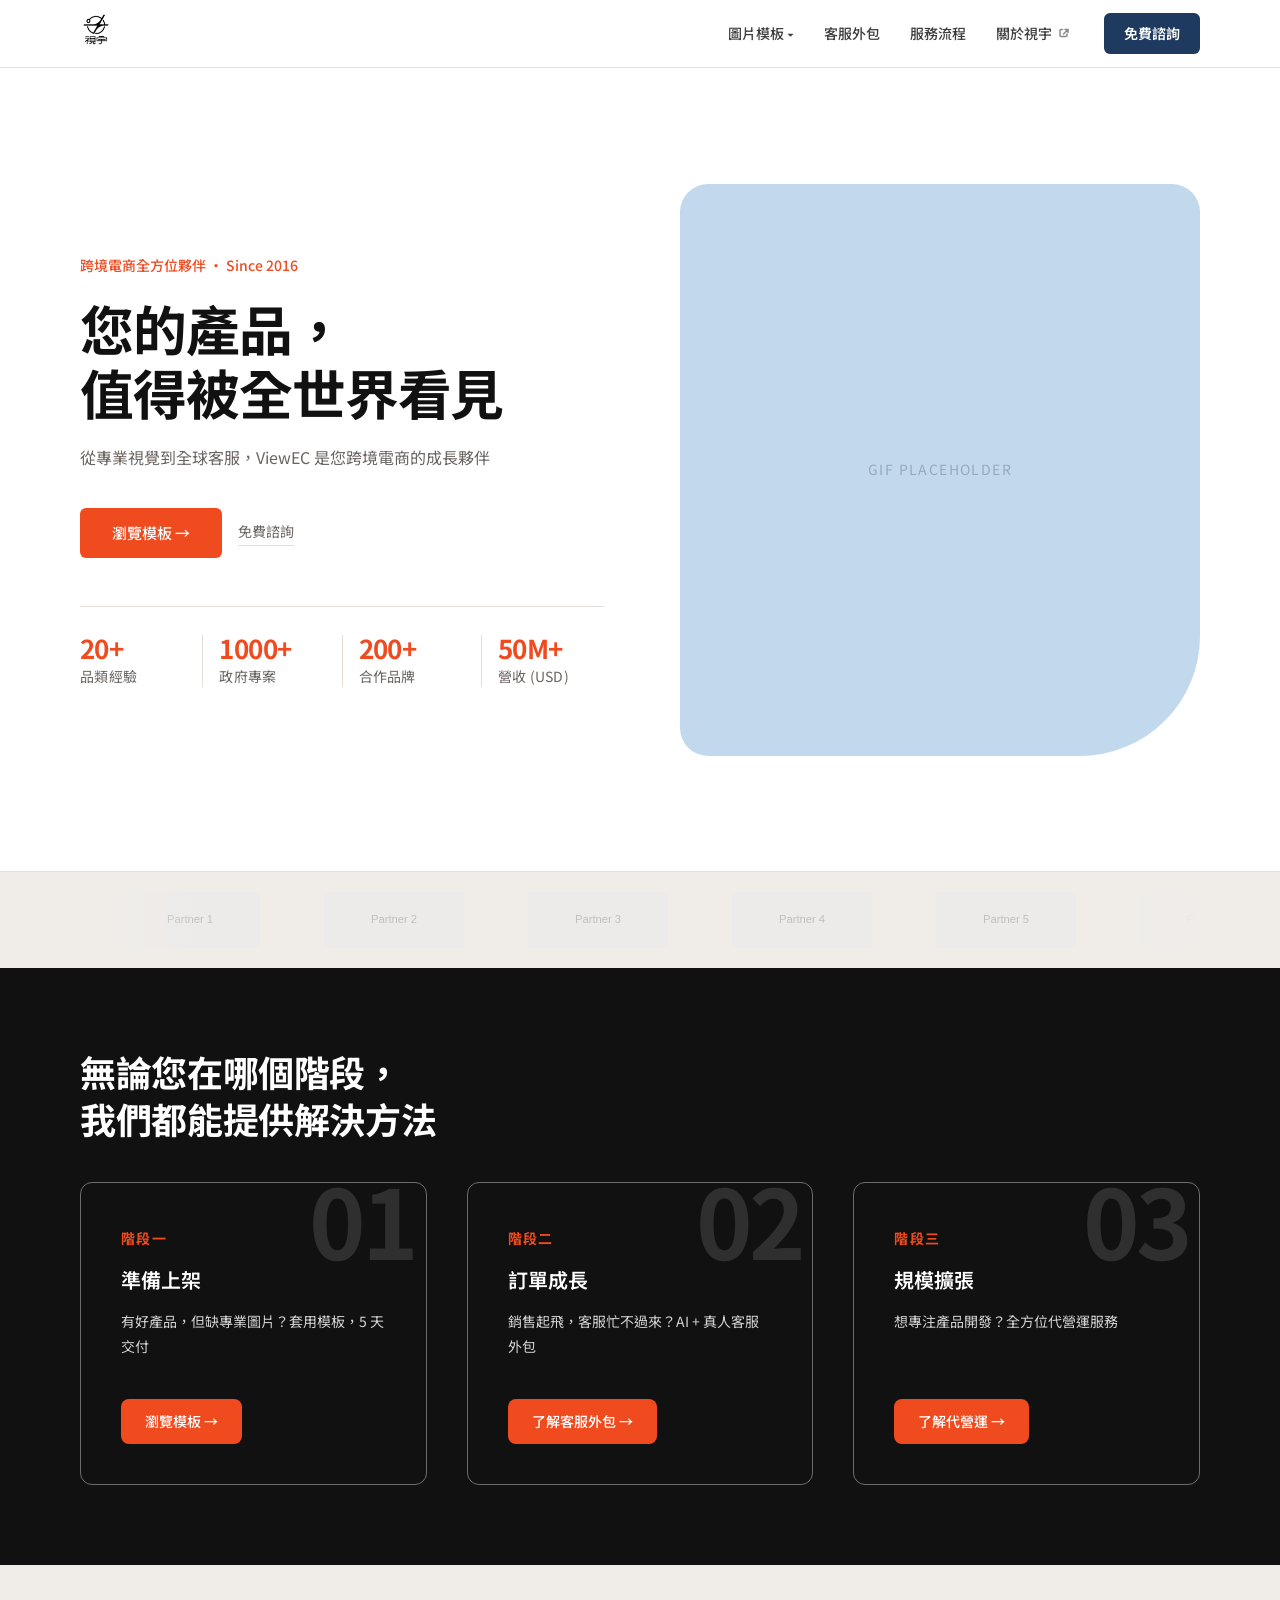
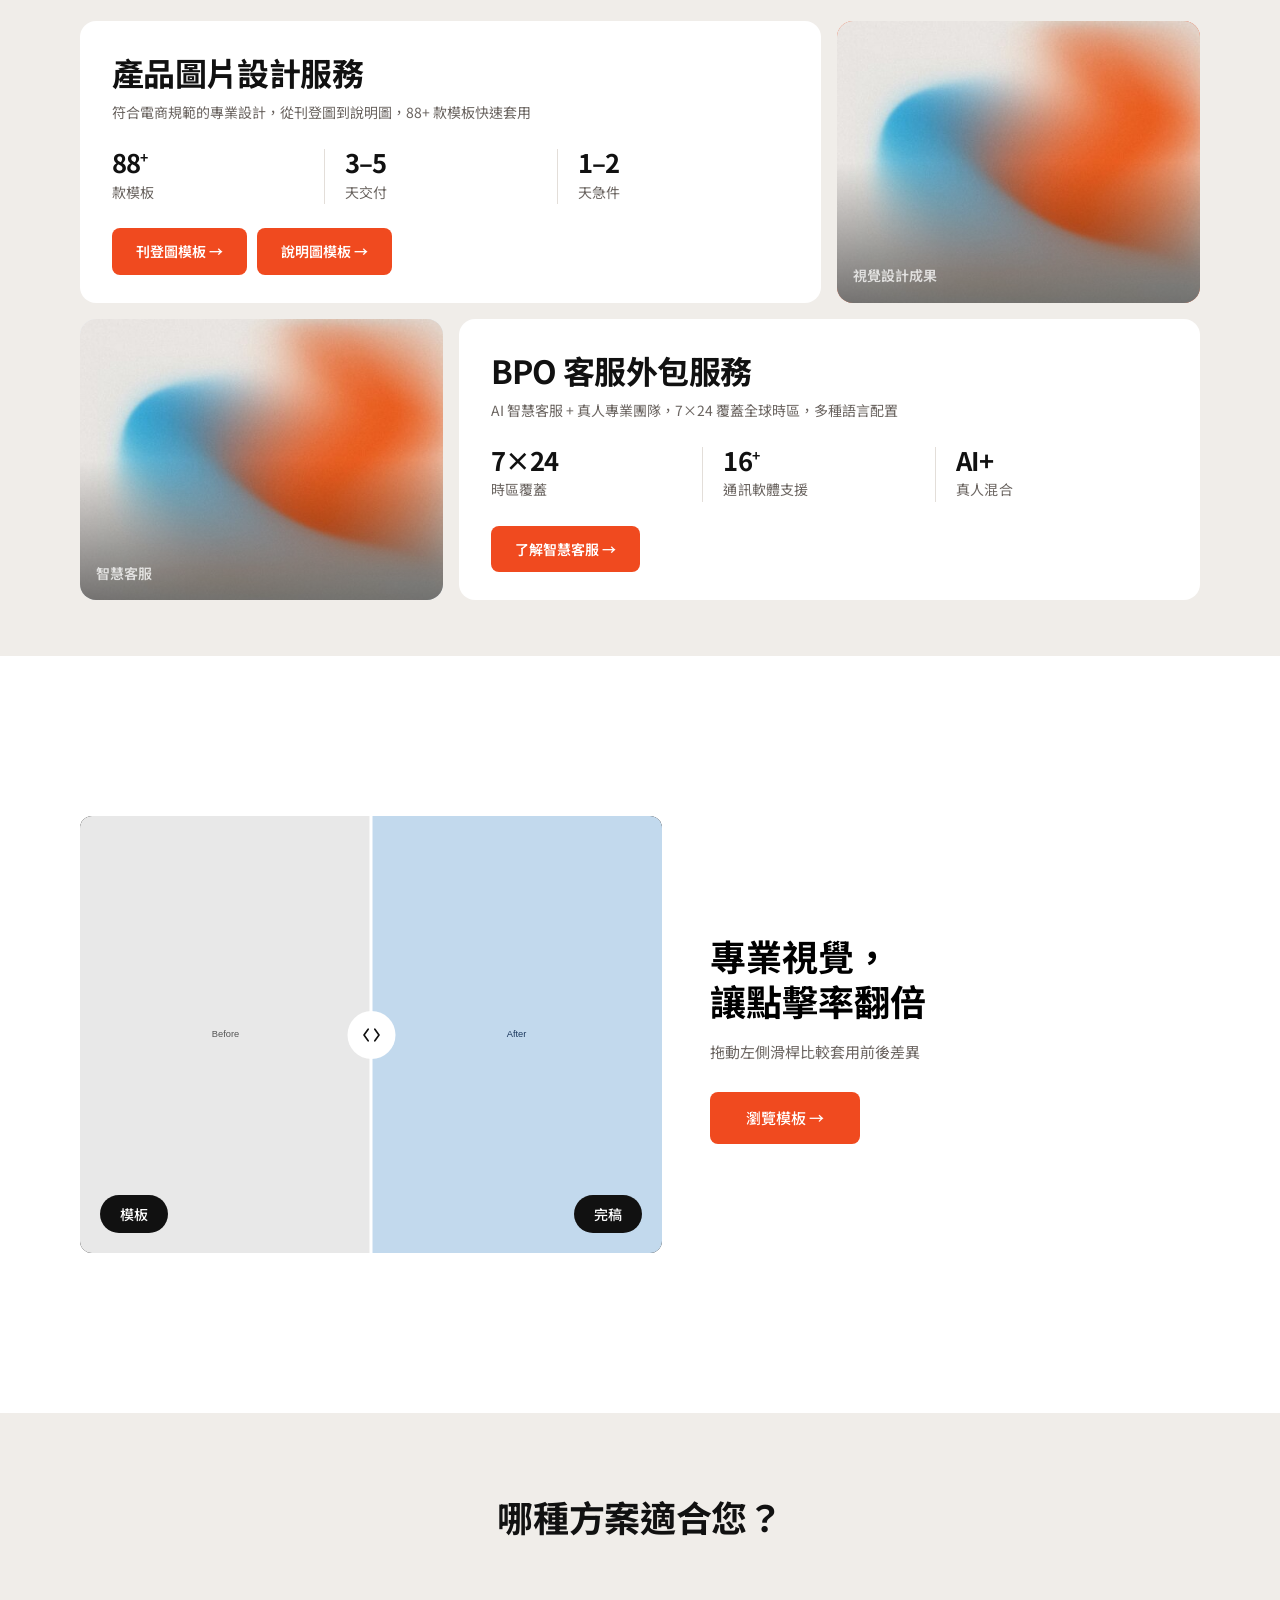
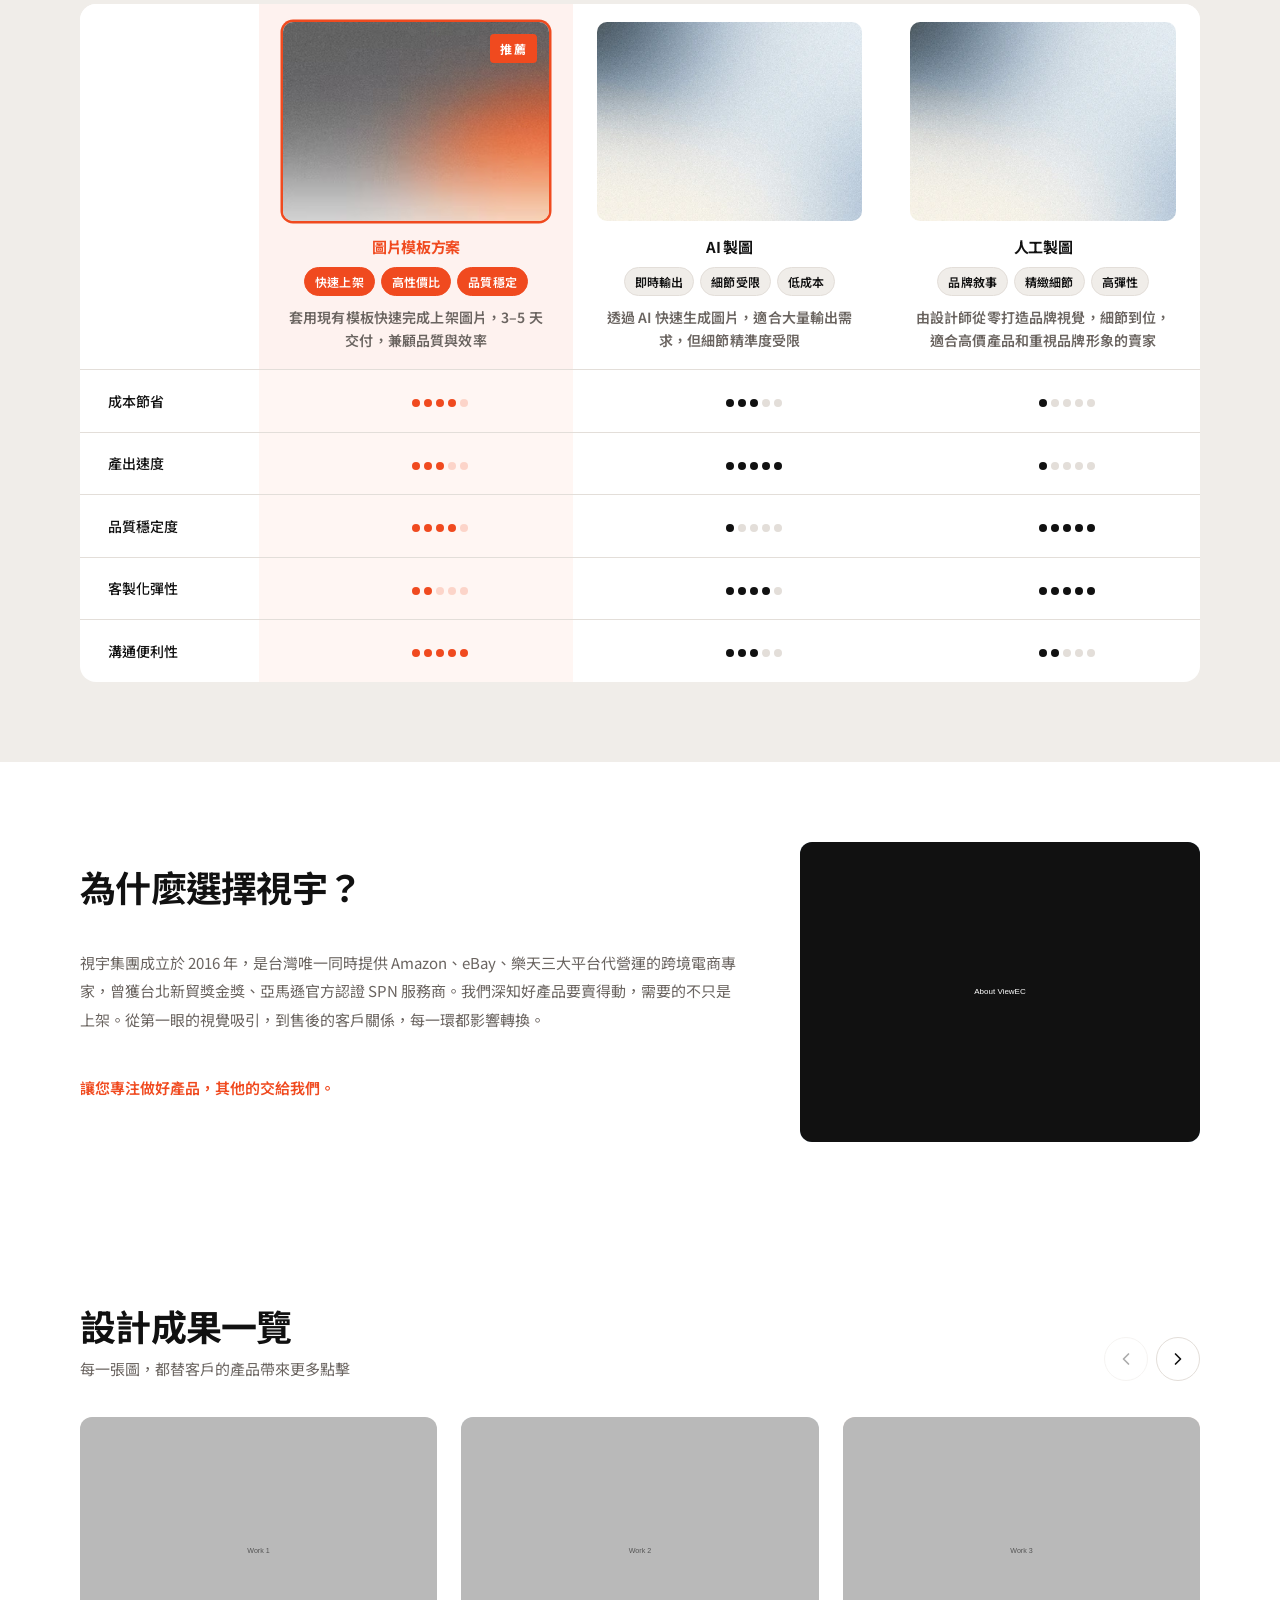
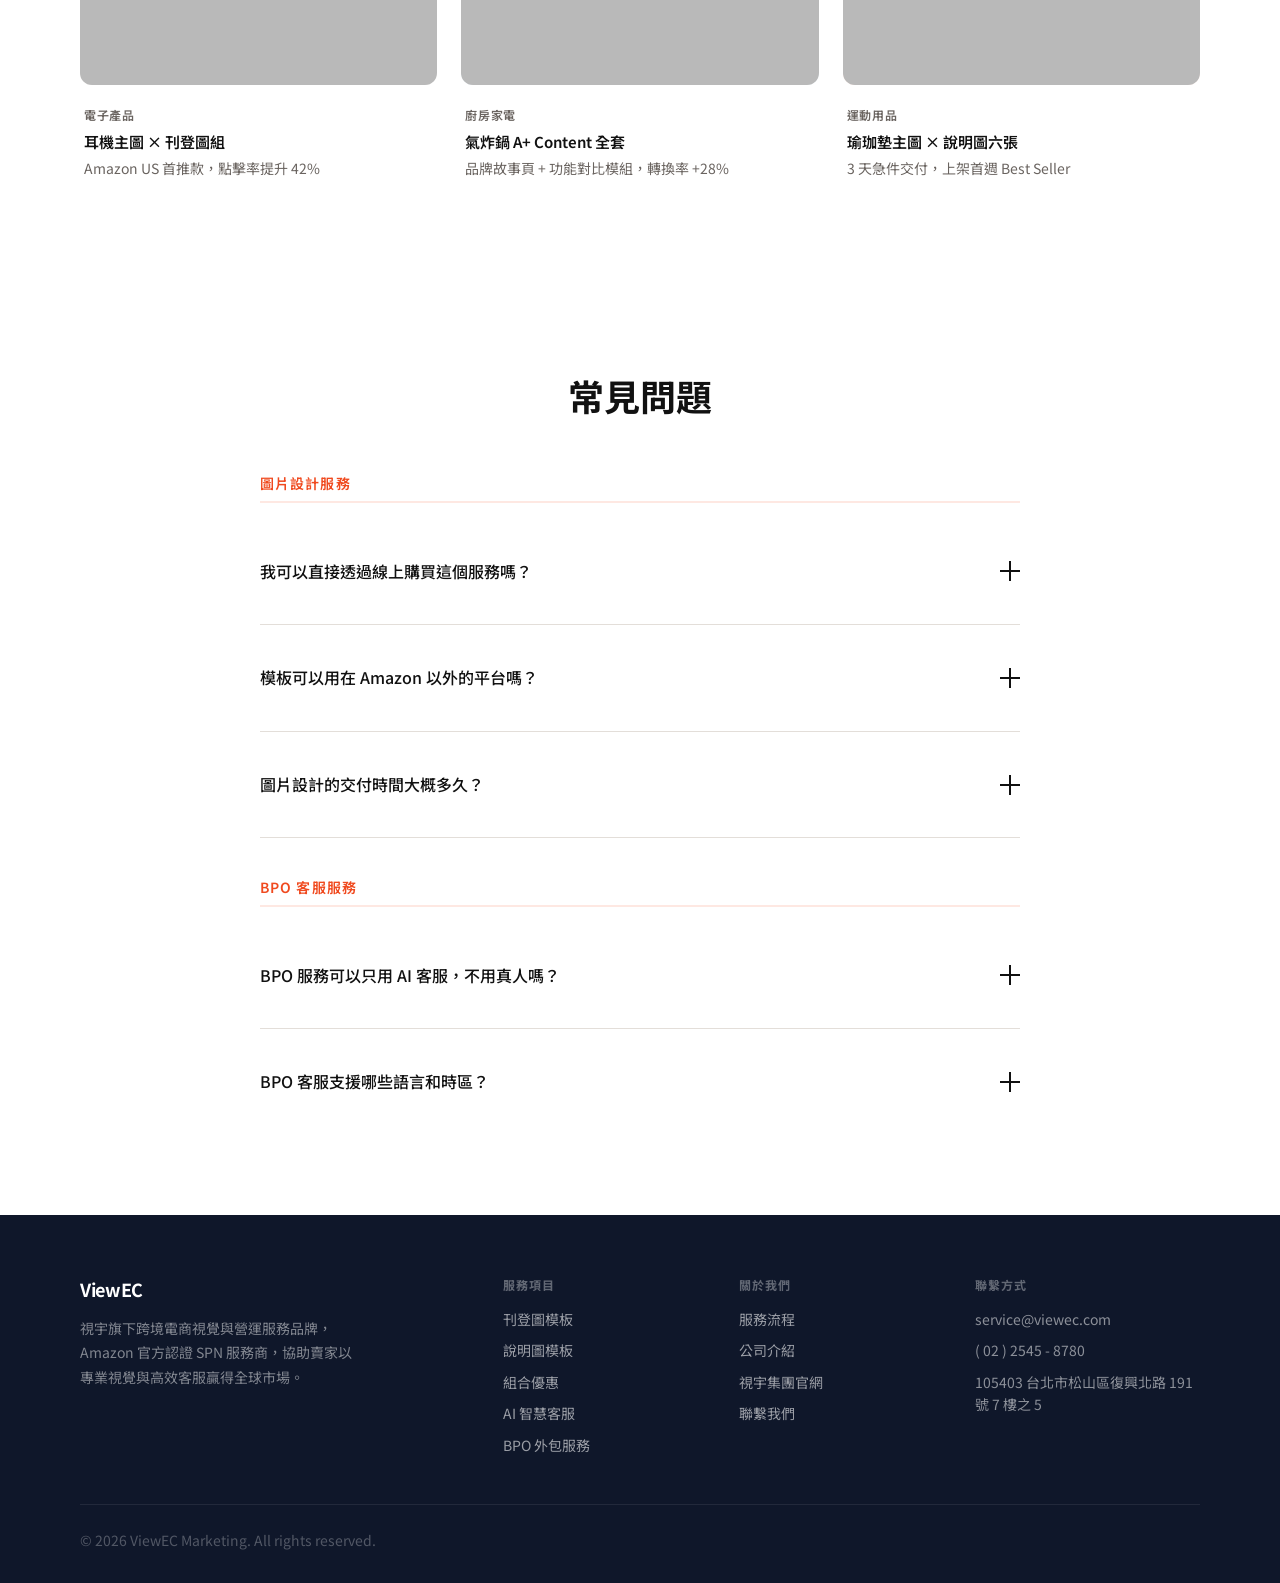
<file: index.html>
<!DOCTYPE html>
<html lang="zh-TW">
<head>
  <meta charset="UTF-8">
  <meta name="viewport" content="width=device-width, initial-scale=1.0">
  <title>ViewEC Marketing | Amazon 賣家的成長夥伴</title>
  <link rel="preconnect" href="https://fonts.googleapis.com">
  <link rel="preconnect" href="https://fonts.gstatic.com" crossorigin>
  <link href="https://fonts.googleapis.com/css2?family=Noto+Sans+TC:wght@400;500;700&display=swap" rel="stylesheet">
  <link rel="stylesheet" href="styles.css">
</head>
<body>

  <!-- Header -->
  <header class="navbar">
    <div class="container nav-inner">
      <a href="index.html" class="nav-logo"><img src="icon.webp" alt="ViewEC" style="height:32px;width:auto;"></a>
      <nav class="nav-links">
        <div class="nav-item">
          <span class="nav-dropdown-btn">圖片模板 ▾</span>
          <div class="nav-dropdown-menu">
            <a href="listing-layout.html">刊登圖</a>
            <a href="description-layout.html">說明圖</a>
            <a href="combo.html">組合優惠</a>
          </div>
        </div>
        <a href="#" class="nav-link">客服外包</a>
        <a href="process.html" class="nav-link">服務流程</a>
        <a href="https://viewec.com/" class="nav-link" target="_blank" rel="noopener" style="display:inline-flex;align-items:center;gap:4px;">關於視宇<svg width="11" height="11" viewBox="0 0 11 11" fill="none" stroke="currentColor" stroke-width="1.5" stroke-linecap="round" stroke-linejoin="round" style="display:inline-block;vertical-align:middle;margin-left:3px;opacity:.6" aria-hidden="true"><path d="M3.5 1.5H2a1 1 0 00-1 1v5a1 1 0 001 1h5a1 1 0 001-1V6"></path><path d="M6 1.5h3m0 0v3m0-3L4.5 6"></path></svg></a>
      </nav>
      <a href="#" class="nav-cta">免費諮詢</a>
    </div>
  </header>

  <!-- Hero -->
  <section class="hero">
    <div class="container">
      <div class="hero-inner">

        <!-- Left: Text + Stats -->
        <div class="hero-content">
          <p class="hero-eyebrow">跨境電商全方位夥伴 · Since 2016</p>
          <h1 class="hero-title">您的產品，<br>值得被全世界看見</h1>
          <p class="hero-sub">從專業視覺到全球客服，ViewEC 是您跨境電商的成長夥伴</p>
          <div class="hero-actions">
            <a href="listing.html" class="btn-hero">瀏覽模板 →</a>
            <a href="/pages/contact" class="btn-hero-ghost">免費諮詢</a>
          </div>
          <div class="hero-stats">
            <div class="hero-stat">
              <span class="stat-fig">20+</span>
              <span class="stat-text">品類經驗</span>
            </div>
            <div class="hero-stat">
              <span class="stat-fig">1000+</span>
              <span class="stat-text">政府專案</span>
            </div>
            <div class="hero-stat">
              <span class="stat-fig">200+</span>
              <span class="stat-text">合作品牌</span>
            </div>
            <div class="hero-stat">
              <span class="stat-fig">50M+</span>
              <span class="stat-text">營收 (USD)</span>
            </div>
          </div>
        </div>

        <!-- Right: Organic media shape / GIF placeholder -->
        <div class="hero-media">
          <div class="hero-media-inner">
            <div class="hm-gif-placeholder">GIF Placeholder</div>
          </div>
        </div>

      </div>
    </div>
    <!-- Partners strip — pinned to bottom of hero viewport -->
    <div class="hero-partners">
      <div class="container">
        <div class="marquee-wrapper">
          <div class="marquee-track">
            <div class="marquee-content">
              <div class="partner-logo"><img src="images/partner-1.svg" alt="合作品牌"></div>
              <div class="partner-logo"><img src="images/partner-2.svg" alt="合作品牌"></div>
              <div class="partner-logo"><img src="images/partner-3.svg" alt="合作品牌"></div>
              <div class="partner-logo"><img src="images/partner-4.svg" alt="合作品牌"></div>
              <div class="partner-logo"><img src="images/partner-5.svg" alt="合作品牌"></div>
              <div class="partner-logo"><img src="images/partner-6.svg" alt="合作品牌"></div>
            </div>
            <div class="marquee-content" aria-hidden="true">
              <div class="partner-logo"><img src="images/partner-1.svg" alt=""></div>
              <div class="partner-logo"><img src="images/partner-2.svg" alt=""></div>
              <div class="partner-logo"><img src="images/partner-3.svg" alt=""></div>
              <div class="partner-logo"><img src="images/partner-4.svg" alt=""></div>
              <div class="partner-logo"><img src="images/partner-5.svg" alt=""></div>
              <div class="partner-logo"><img src="images/partner-6.svg" alt=""></div>
            </div>
          </div>
        </div>
      </div>
    </div>
  </section>

  <!-- Journey -->
  <section class="journey">
    <div class="container">
      <div class="section-header">
        <h2 class="section-title">無論您在哪個階段，<br>我們都能提供解決方法</h2>
      </div>
      <div class="journey-grid">
        <div class="journey-card" data-num="01" data-reveal style="--delay:0s">
          <div class="journey-phase">階段一</div>
          <h3 class="journey-title">準備上架</h3>
          <p class="journey-desc">有好產品，但缺專業圖片？套用模板，5 天交付</p>
          <a href="listing.html" class="journey-cta">瀏覽模板 →</a>
        </div>
        <div class="journey-card" data-num="02" data-reveal style="--delay:0.1s">
          <div class="journey-phase">階段二</div>
          <h3 class="journey-title">訂單成長</h3>
          <p class="journey-desc">銷售起飛，客服忙不過來？AI + 真人客服外包</p>
          <a href="/pages/ai-智慧客服" class="journey-cta">了解客服外包 →</a>
        </div>
        <div class="journey-card" data-num="03" data-reveal style="--delay:0.2s">
          <div class="journey-phase">階段三</div>
          <h3 class="journey-title">規模擴張</h3>
          <p class="journey-desc">想專注產品開發？全方位代營運服務</p>
          <a href="https://viewec.tw" class="journey-cta" target="_blank">了解代營運 →</a>
        </div>
      </div>
    </div>
  </section>

  <!-- Services — modernized v2 -->
  <section class="services services-v2">
    <div class="container">
      <div class="svc2-bento">

        <!-- 視覺設計：白卡，左兩欄 -->
        <div class="svc2-tile svc2-tile--visual">
          <div class="svc2-tile-body">
            <h2 class="svc2-name">產品圖片設計服務</h2>
            <p class="svc2-desc">符合電商規範的專業設計，從刊登圖到說明圖，88+ 款模板快速套用</p>
            <div class="svc2-stats">
              <div class="svc2-stat"><h2>88<sup>+</sup></h2><span>款模板</span></div>
              <div class="svc2-stat"><h2>3–5</h2><span>天交付</span></div>
              <div class="svc2-stat"><h2>1–2</h2><span>天急件</span></div>
            </div>
            <div class="svc2-btn-group">
              <a href="listing-layout.html" class="svc2-btn">刊登圖模板 →</a>
              <a href="description-layout.html" class="svc2-btn">說明圖模板 →</a>
            </div>
          </div>
        </div>

        <!-- 橘色圖片 — 右上 -->
        <div class="svc2-tile svc2-tile--photo">
          <img src="images/svc.jpg" alt="設計成果" class="svc2-photo">
          <div class="svc2-photo-overlay">
            <span>視覺設計成果</span>
          </div>
        </div>

        <!-- BPO 圖片 1 — 左下，藍色漸層 -->
        <div class="svc2-tile svc2-tile--bpo-photo">
          <img src="images/svc.jpg" alt="BPO 客服" class="svc2-photo">
          <div class="svc2-photo-overlay">
            <span>智慧客服</span>
          </div>
        </div>

        <!-- BPO 內容 — 右下，灰卡，兩格寬 -->
        <div class="svc2-tile svc2-tile--bpo">
          <div class="svc2-tile-body">
            <h2 class="svc2-name">BPO 客服外包服務</h2>
            <p class="svc2-desc">AI 智慧客服 + 真人專業團隊，7×24 覆蓋全球時區，多種語言配置</p>
            <div class="svc2-stats">
              <div class="svc2-stat"><h2>7×24</h2><span>時區覆蓋</span></div>
              <div class="svc2-stat"><h2>16<sup>+</sup></h2><span>通訊軟體支援</span></div>
              <div class="svc2-stat"><h2>AI+</h2><span>真人混合</span></div>
            </div>
            <a href="/pages/ai-智慧客服" class="svc2-btn">了解智慧客服 →</a>
          </div>
        </div>

      </div>
    </div>
  </section>

  <!-- Comparison -->
  <section class="comparison">
    <div class="container">
      <div class="compare-layout">
        <div class="compare-wrapper">
          <div class="compare-image compare-before">
            <img src="images/before.svg" alt="套用前">
            <span class="compare-label">模板</span>
          </div>
          <div class="compare-image compare-after">
            <img src="images/after.svg" alt="套用後">
            <span class="compare-label">完稿</span>
          </div>
          <div class="compare-slider">
            <div class="compare-handle">
              <svg width="20" height="20" viewBox="0 0 24 24" fill="none">
                <path d="M8 5L3 12L8 19M16 5L21 12L16 19" stroke="currentColor" stroke-width="2" stroke-linecap="round" stroke-linejoin="round"/>
              </svg>
            </div>
          </div>
        </div>
        <div class="compare-text">
          <h2 class="compare-heading">專業視覺，<br>讓點擊率翻倍</h2>
          <p class="compare-desc">拖動左側滑桿比較套用前後差異</p>
          <a href="listing.html" class="btn-accent">瀏覽模板 →</a>
        </div>
      </div>
    </div>
  </section>

  <!-- Plan Comparison -->
  <section class="plan-comparison plan-v2">
    <div class="container">
      <div class="plan-v2-header">
        <h2 class="plan-v2-title">哪種方案適合您？</h2>
      </div>
      <div class="plan-v2-compare">
        <table class="plan-v2-table">
          <thead>
            <tr class="plan-v2-row--photo">
              <th class="plan-v2-dim-col"></th>
              <th class="plan-v2-col-hl">
                <div class="plan-v2-col-img">
                  <img src="images/orange.jpg.avif" alt="圖片模板方案">
                  <span class="plan-v2-recommend">推薦</span>
                </div>
                <div class="plan-v2-col-info">
                  <span class="plan-v2-name">圖片模板方案</span>
                  <div class="plan-v2-tags"><span>快速上架</span><span>高性價比</span><span>品質穩定</span></div>
                  <p class="plan-v2-desc">套用現有模板快速完成上架圖片，3–5 天交付，兼顧品質與效率</p>
                </div>
              </th>
              <th class="plan-v2-col-plain">
                <div class="plan-v2-col-img">
                  <img src="images/blue.jpg.webp" alt="AI 製圖">
                </div>
                <div class="plan-v2-col-info">
                  <span class="plan-v2-name">AI 製圖</span>
                  <div class="plan-v2-tags"><span>即時輸出</span><span>細節受限</span><span>低成本</span></div>
                  <p class="plan-v2-desc">透過 AI 快速生成圖片，適合大量輸出需求，但細節精準度受限</p>
                </div>
              </th>
              <th class="plan-v2-col-plain">
                <div class="plan-v2-col-img">
                  <img src="images/blue.jpg.webp" alt="人工製圖">
                </div>
                <div class="plan-v2-col-info">
                  <span class="plan-v2-name">人工製圖</span>
                  <div class="plan-v2-tags"><span>品牌敘事</span><span>精緻細節</span><span>高彈性</span></div>
                  <p class="plan-v2-desc">由設計師從零打造品牌視覺，細節到位，適合高價產品和重視品牌形象的賣家</p>
                </div>
              </th>
            </tr>
          </thead>
          <tbody>
            <tr>
              <th scope="row">成本節省</th>
              <td class="plan-v2-col-hl"><span class="dots" data-fill="4"></span></td>
              <td><span class="dots" data-fill="3"></span></td>
              <td><span class="dots" data-fill="1"></span></td>
            </tr>
            <tr>
              <th scope="row">產出速度</th>
              <td class="plan-v2-col-hl"><span class="dots" data-fill="3"></span></td>
              <td><span class="dots" data-fill="5"></span></td>
              <td><span class="dots" data-fill="1"></span></td>
            </tr>
            <tr>
              <th scope="row">品質穩定度</th>
              <td class="plan-v2-col-hl"><span class="dots" data-fill="4"></span></td>
              <td><span class="dots" data-fill="1"></span></td>
              <td><span class="dots" data-fill="5"></span></td>
            </tr>
            <tr>
              <th scope="row">客製化彈性</th>
              <td class="plan-v2-col-hl"><span class="dots" data-fill="2"></span></td>
              <td><span class="dots" data-fill="4"></span></td>
              <td><span class="dots" data-fill="5"></span></td>
            </tr>
            <tr>
              <th scope="row">溝通便利性</th>
              <td class="plan-v2-col-hl"><span class="dots" data-fill="5"></span></td>
              <td><span class="dots" data-fill="3"></span></td>
              <td><span class="dots" data-fill="2"></span></td>
            </tr>
          </tbody>
        </table>
      </div>
    </div>
  </section>

  <!-- About (moved before FAQ) -->
  <section class="about">
    <div class="container">
      <div class="about-content">
        <div class="about-text" data-reveal="left">
          <h2 class="about-title">為什麼選擇視宇？</h2>
          <p>視宇集團成立於 2016 年，是台灣唯一同時提供 Amazon、eBay、樂天三大平台代營運的跨境電商專家，曾獲台北新貿獎金獎、亞馬遜官方認證 SPN 服務商。我們深知好產品要賣得動，需要的不只是上架。從第一眼的視覺吸引，到售後的客戶關係，每一環都影響轉換。</p>
          <p class="about-highlight">讓您專注做好產品，其他的交給我們。</p>
        </div>
        <div class="about-image" data-reveal="right">
          <img src="images/about.svg" alt="ViewEC 團隊">
        </div>
      </div>
    </div>
  </section>

  <!-- Work Showcase Carousel -->
  <section class="showcase">
    <div class="container">
      <div class="showcase-header">
        <div>
          <h2 class="showcase-title">設計成果一覽</h2>
          <p class="showcase-subtitle">每一張圖，都替客戶的產品帶來更多點擊</p>
        </div>
        <div class="showcase-nav">
          <button class="sc-prev" aria-label="上一張">
            <svg width="20" height="20" viewBox="0 0 24 24" fill="none" stroke="currentColor" stroke-width="2" stroke-linecap="round" stroke-linejoin="round"><path d="M15 18l-6-6 6-6"/></svg>
          </button>
          <button class="sc-next" aria-label="下一張">
            <svg width="20" height="20" viewBox="0 0 24 24" fill="none" stroke="currentColor" stroke-width="2" stroke-linecap="round" stroke-linejoin="round"><path d="M9 18l6-6-6-6"/></svg>
          </button>
        </div>
      </div>
      <div class="showcase-track-wrap">
        <div class="showcase-track">

          <div class="sc-slide">
            <div class="sc-img-wrap" style="background: #faf9f7;">
              <img src="images/work-1.svg" alt="電子產品 Listing 設計" onerror="this.style.display='none'">
              <div class="sc-placeholder">
                <svg width="36" height="36" viewBox="0 0 24 24" fill="none" stroke="rgba(0,0,0,0.18)" stroke-width="1.5"><rect x="3" y="3" width="18" height="18" rx="2"/><circle cx="8.5" cy="8.5" r="1.5"/><path d="M21 15l-5-5L5 21"/></svg>
              </div>
            </div>
            <div class="sc-meta">
              <span class="sc-cat">電子產品</span>
              <p class="sc-name">耳機主圖 × 刊登圖組</p>
              <p class="sc-note">Amazon US 首推款，點擊率提升 42%</p>
            </div>
          </div>

          <div class="sc-slide">
            <div class="sc-img-wrap" style="background: #EAF3FA;">
              <img src="images/work-2.svg" alt="廚房家電設計" onerror="this.style.display='none'">
              <div class="sc-placeholder">
                <svg width="36" height="36" viewBox="0 0 24 24" fill="none" stroke="rgba(0,0,0,0.18)" stroke-width="1.5"><rect x="3" y="3" width="18" height="18" rx="2"/><circle cx="8.5" cy="8.5" r="1.5"/><path d="M21 15l-5-5L5 21"/></svg>
              </div>
            </div>
            <div class="sc-meta">
              <span class="sc-cat">廚房家電</span>
              <p class="sc-name">氣炸鍋 A+ Content 全套</p>
              <p class="sc-note">品牌故事頁 + 功能對比模組，轉換率 +28%</p>
            </div>
          </div>

          <div class="sc-slide">
            <div class="sc-img-wrap" style="background: #FEE8E2;">
              <img src="images/work-3.svg" alt="運動用品設計" onerror="this.style.display='none'">
              <div class="sc-placeholder">
                <svg width="36" height="36" viewBox="0 0 24 24" fill="none" stroke="rgba(0,0,0,0.18)" stroke-width="1.5"><rect x="3" y="3" width="18" height="18" rx="2"/><circle cx="8.5" cy="8.5" r="1.5"/><path d="M21 15l-5-5L5 21"/></svg>
              </div>
            </div>
            <div class="sc-meta">
              <span class="sc-cat">運動用品</span>
              <p class="sc-name">瑜珈墊主圖 × 說明圖六張</p>
              <p class="sc-note">3 天急件交付，上架首週 Best Seller</p>
            </div>
          </div>

          <div class="sc-slide">
            <div class="sc-img-wrap" style="background: #EDEAE4;">
              <img src="images/work-4.svg" alt="美妝保養設計" onerror="this.style.display='none'">
              <div class="sc-placeholder">
                <svg width="36" height="36" viewBox="0 0 24 24" fill="none" stroke="rgba(0,0,0,0.18)" stroke-width="1.5"><rect x="3" y="3" width="18" height="18" rx="2"/><circle cx="8.5" cy="8.5" r="1.5"/><path d="M21 15l-5-5L5 21"/></svg>
              </div>
            </div>
            <div class="sc-meta">
              <span class="sc-cat">美妝保養</span>
              <p class="sc-name">精華液全系列刊登圖</p>
              <p class="sc-note">日系風格定制，進入 Amazon 日本市場</p>
            </div>
          </div>

          <div class="sc-slide">
            <div class="sc-img-wrap" style="background: #EAF3FA;">
              <img src="images/work-5.svg" alt="戶外裝備設計" onerror="this.style.display='none'">
              <div class="sc-placeholder">
                <svg width="36" height="36" viewBox="0 0 24 24" fill="none" stroke="rgba(0,0,0,0.18)" stroke-width="1.5"><rect x="3" y="3" width="18" height="18" rx="2"/><circle cx="8.5" cy="8.5" r="1.5"/><path d="M21 15l-5-5L5 21"/></svg>
              </div>
            </div>
            <div class="sc-meta">
              <span class="sc-cat">戶外裝備</span>
              <p class="sc-name">登山包主圖 × Infographic 說明圖</p>
              <p class="sc-note">標準五天交付，德國站熱銷榜前三</p>
            </div>
          </div>

          <div class="sc-slide">
            <div class="sc-img-wrap" style="background: #FEE8E2;">
              <img src="images/work-6.svg" alt="寵物用品設計" onerror="this.style.display='none'">
              <div class="sc-placeholder">
                <svg width="36" height="36" viewBox="0 0 24 24" fill="none" stroke="rgba(0,0,0,0.18)" stroke-width="1.5"><rect x="3" y="3" width="18" height="18" rx="2"/><circle cx="8.5" cy="8.5" r="1.5"/><path d="M21 15l-5-5L5 21"/></svg>
              </div>
            </div>
            <div class="sc-meta">
              <span class="sc-cat">寵物用品</span>
              <p class="sc-name">貓抓板整系列視覺改版</p>
              <p class="sc-note">舊圖翻新後，CTR 從 2.1% 提升至 5.8%</p>
            </div>
          </div>

        </div>
      </div>
      <div class="showcase-dots"></div>
    </div>
  </section>

  <!-- FAQ -->
  <section class="faq">
    <div class="container">
      <div class="section-header section-header--center">
        <h2 class="section-title">常見問題</h2>
      </div>
      <div class="faq-list">
        <h3 class="faq-category">圖片設計服務</h3>
        <details class="faq-item">
          <summary class="faq-question">
            <span>我可以直接透過線上購買這個服務嗎？</span>
            <span class="faq-icon"></span>
          </summary>
          <p class="faq-answer">可以！我們的圖片設計服務提供線上自助下單，選好模板、上傳素材、完成付款後即可排單製作。若需 BPO 客服外包或代營運服務，由於需要評估業務規模與配置方案，請先填寫諮詢表單，我們會在 1 個工作天內與您聯繫。</p>
        </details>
        <details class="faq-item">
          <summary class="faq-question">
            <span>模板可以用在 Amazon 以外的平台嗎？</span>
            <span class="faq-icon"></span>
          </summary>
          <p class="faq-answer">可以，用在其他平台可能需要微調設計規範（尺寸、構圖、資訊呈現），我們也提供客製化調整服務。</p>
        </details>
        <details class="faq-item">
          <summary class="faq-question">
            <span>圖片設計的交付時間大概多久？</span>
            <span class="faq-icon"></span>
          </summary>
          <p class="faq-answer">選定模板並提供產品素材後，標準交付時間為 3-5 個工作天。急件可加價加速處理，最快 1-2 天交付。</p>
        </details>

        <h3 class="faq-category">BPO 客服服務</h3>
        <details class="faq-item">
          <summary class="faq-question">
            <span>BPO 服務可以只用 AI 客服，不用真人嗎？</span>
            <span class="faq-icon"></span>
          </summary>
          <p class="faq-answer">可以。我們會根據您的業務類型和客服量，推薦最適合的組合。有些品牌 AI 就夠用，有些需要真人處理複雜案件。</p>
        </details>
        <details class="faq-item">
          <summary class="faq-question">
            <span>BPO 客服支援哪些語言和時區？</span>
            <span class="faq-icon"></span>
          </summary>
          <p class="faq-answer">我們支援中文、英文、日文客服，也覆蓋亞洲、歐洲、北美主要時區。可依您的目標市場客製化配置。</p>
        </details>
      </div>
    </div>
  </section>

  <!-- Footer -->
  <footer class="footer">
    <div class="container">
      <div class="footer-grid">
        <div class="footer-brand">
          <span class="footer-logo">ViewEC</span>
          <p>視宇旗下跨境電商視覺與營運服務品牌，Amazon 官方認證 SPN 服務商，協助賣家以專業視覺與高效客服贏得全球市場。</p>
        </div>
        <div>
          <div class="footer-heading">服務項目</div>
          <div class="footer-links">
            <a href="listing-layout.html" class="footer-link">刊登圖模板</a>
            <a href="description-layout.html" class="footer-link">說明圖模板</a>
            <a href="combo.html" class="footer-link">組合優惠</a>
            <a href="#" class="footer-link">AI 智慧客服</a>
            <a href="#" class="footer-link">BPO 外包服務</a>
          </div>
        </div>
        <div>
          <div class="footer-heading">關於我們</div>
          <div class="footer-links">
            <a href="process.html" class="footer-link">服務流程</a>
            <a href="#" class="footer-link">公司介紹</a>
            <a href="https://viewec.com/" class="footer-link" target="_blank" rel="noopener">視宇集團官網</a>
            <a href="#" class="footer-link">聯繫我們</a>
          </div>
        </div>
        <div>
          <div class="footer-heading">聯繫方式</div>
          <div class="footer-contact">service@viewec.com</div>
          <div class="footer-contact">( 02 ) 2545 - 8780</div>
          <div class="footer-contact">105403 台北市松山區復興北路 191 號 7 樓之 5</div>
        </div>
      </div>
      <div class="footer-bottom">
        <span class="footer-copy">© 2026 ViewEC Marketing. All rights reserved.</span>
      </div>
    </div>
  </footer>

  <script src="scripts.js"></script>
  <script>
    // Safety: if scripts.js 404s (preview env), reveal elements still show
    setTimeout(() => {
      document.querySelectorAll('[data-reveal]:not(.is-visible)').forEach(el => el.classList.add('is-visible'));
    }, 100);
  </script>
</body>
</html>
</file>
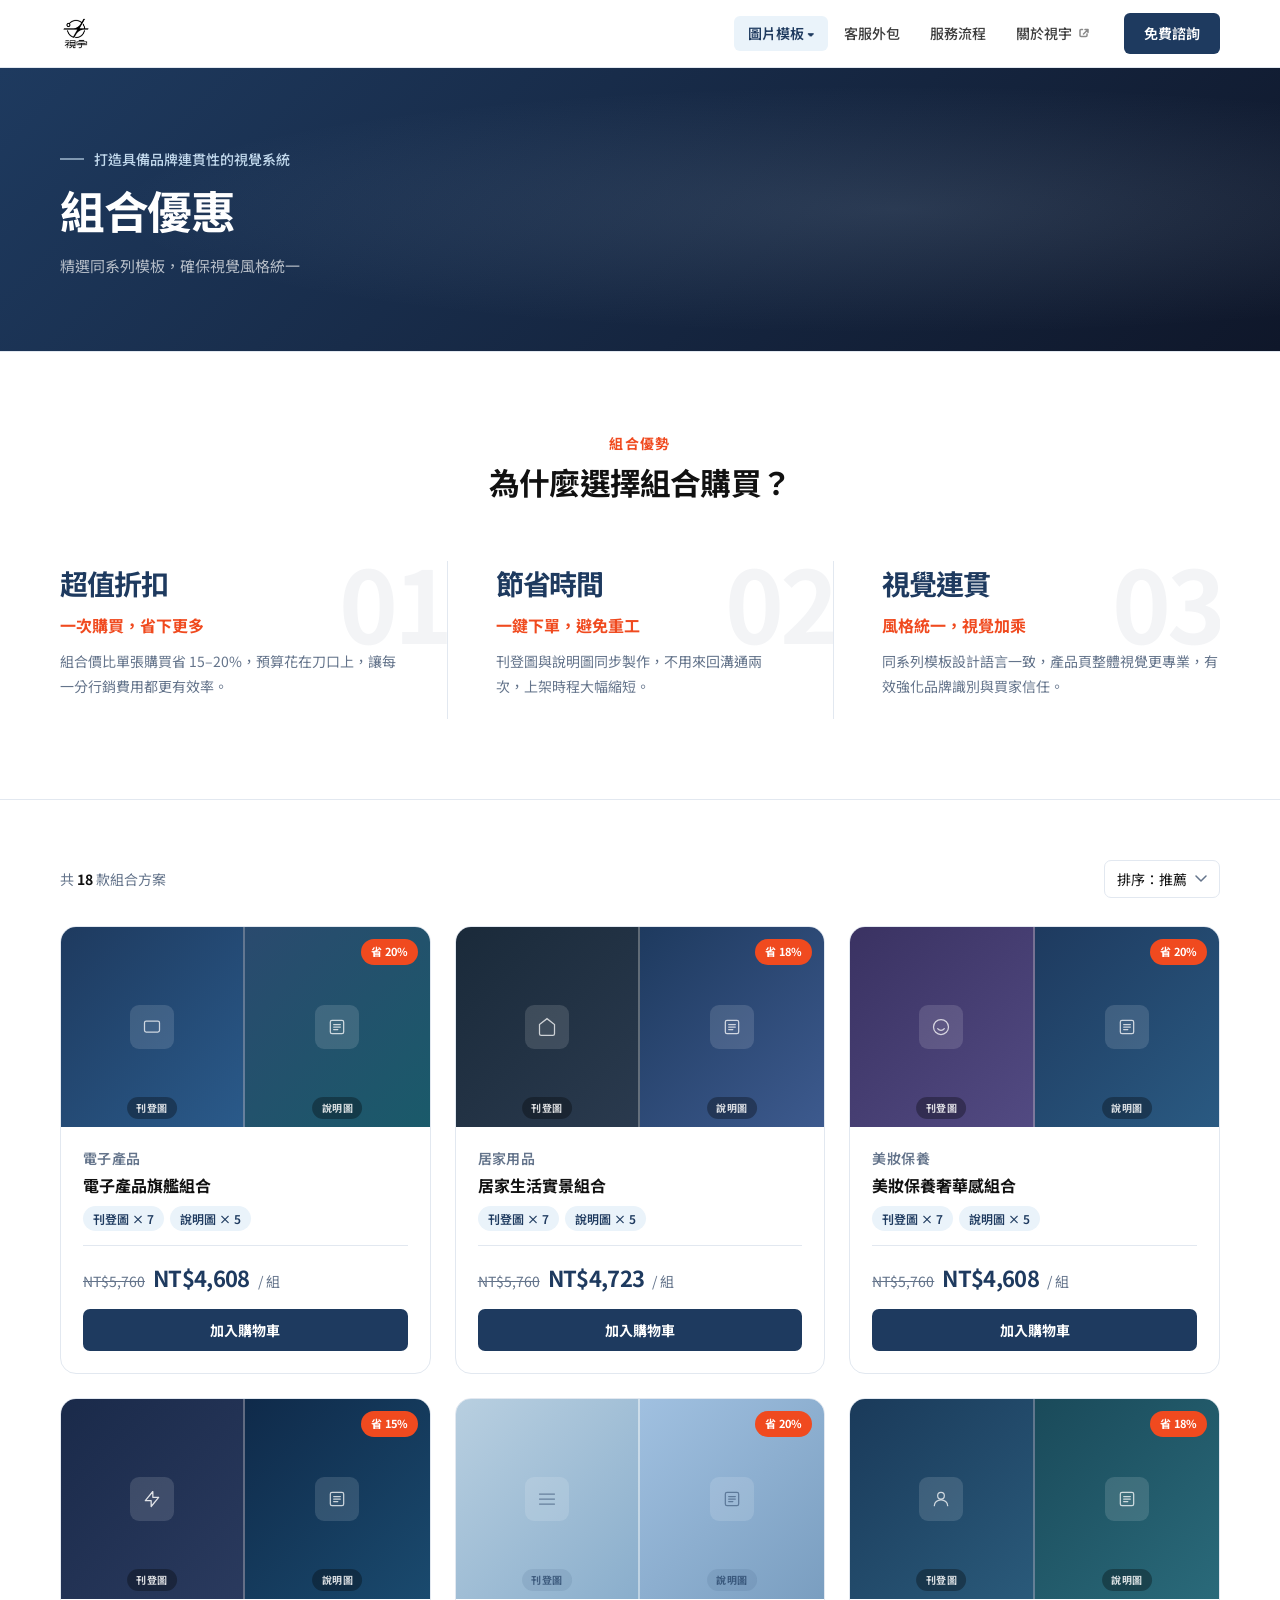
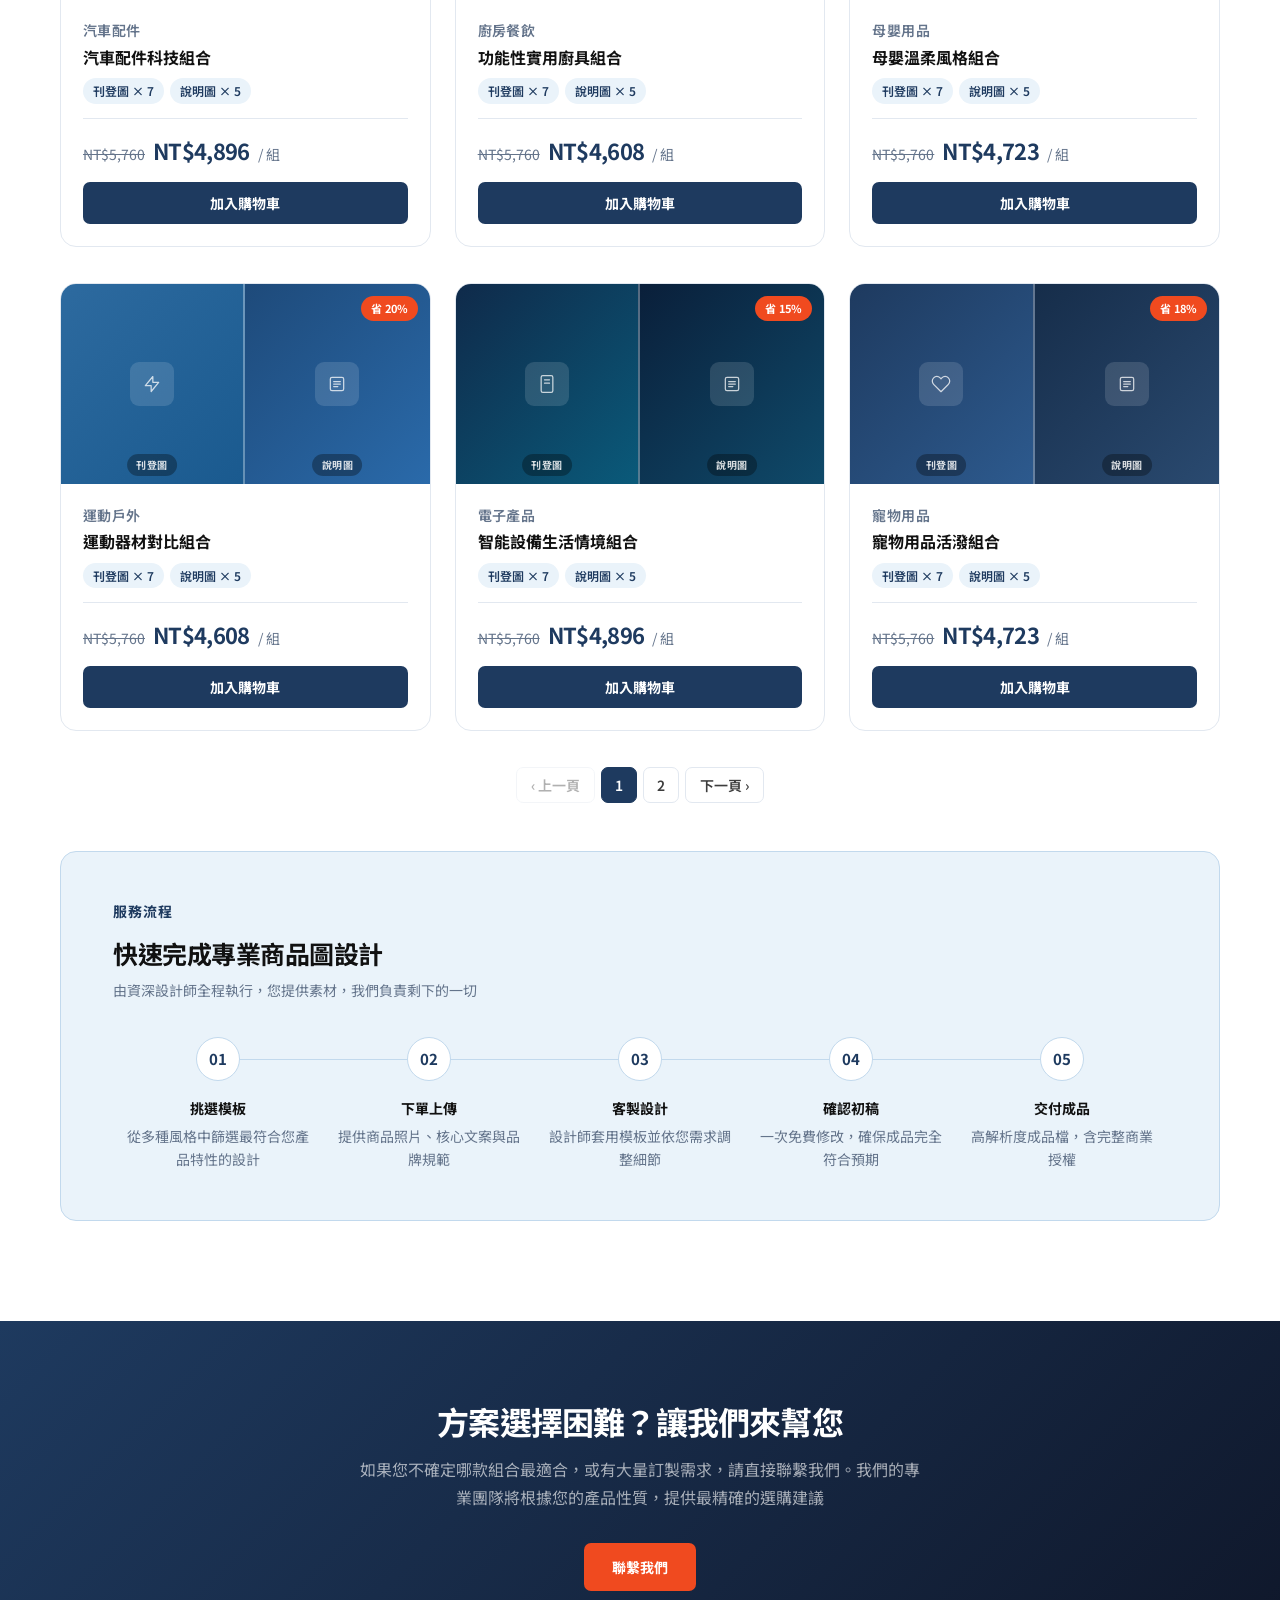
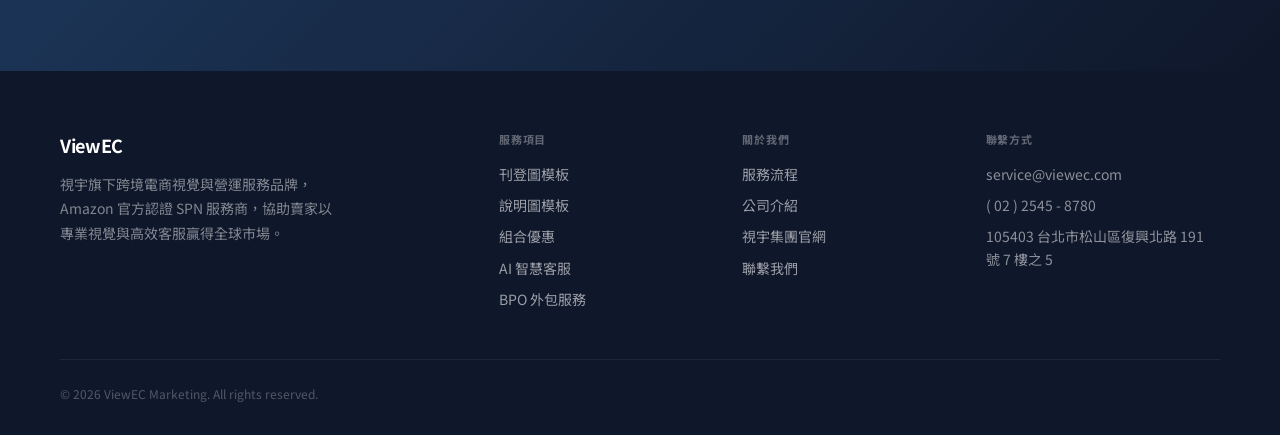
<file: combo.html>
<!DOCTYPE html>
<html lang="zh-TW">
<head>
  <meta charset="UTF-8">
  <meta name="viewport" content="width=device-width, initial-scale=1.0">
  <title>組合優惠 — ViewEC Marketing</title>
  <link rel="preconnect" href="https://fonts.googleapis.com">
  <link rel="preconnect" href="https://fonts.gstatic.com" crossorigin>
  <link href="https://fonts.googleapis.com/css2?family=Noto+Sans+TC:wght@400;500;600;700&display=swap" rel="stylesheet">
  <style>
    *, *::before, *::after { box-sizing: border-box; margin: 0; padding: 0; }

    :root {
      --ink:     #111111;
      --ink2:    #3D3D3D;
      --t2:      #64748b;
      --navy:    #1e3a5f;
      --navy-dk: #0f172a;
      --accent:  #F04A1F;
      --sky:     #C2D9ED;
      --sky-lt:  #EAF3FA;
      --sand:    #EDEAE4;
      --sand-dk: #E0DDD6;
      --white:   #ffffff;
      --border:  #e2e8f0;
      --r:       12px;
      --hh:      68px;
    }

    html { scroll-behavior: smooth; }
    body { font-family: 'Noto Sans TC', sans-serif; color: var(--ink); background: var(--white); line-height: 1.6; }
    a { text-decoration: none; color: inherit; }
    img { display: block; max-width: 100%; }
    button { font-family: inherit; cursor: pointer; }

    .container { max-width: 1240px; margin: 0 auto; padding: 0 40px; }

    /* ── Navbar ── */
    .navbar {
      position: sticky; top: 0; z-index: 100;
      height: var(--hh);
      background: rgba(255,255,255,.92);
      backdrop-filter: blur(12px);
      border-bottom: 1px solid var(--border);
    }
    .nav-inner { height: 100%; display: flex; align-items: center; }
    .nav-logo { font-size: 20px; font-weight: 700; color: var(--navy); letter-spacing: -0.03em; margin-right: auto; }
    .nav-logo span { color: var(--accent); }
    .nav-links { display: flex; align-items: center; gap: 2px; margin-right: 20px; }
    .nav-link { font-size: 14px; font-weight: 500; color: var(--ink2); padding: 6px 14px; border-radius: 6px; transition: all .18s; cursor: pointer; }
    .nav-link:hover { color: var(--navy); background: var(--sky-lt); }
    .nav-link.active { color: var(--navy); background: var(--sky-lt); font-weight: 600; }
    .nav-cta { display: inline-flex; align-items: center; padding: 9px 20px; background: var(--navy); color: var(--white); border-radius: 6px; font-size: 14px; font-weight: 600; transition: background .2s; }
    .nav-cta:hover { background: var(--navy-dk); }
    /* Dropdown */
    .nav-item { position: relative; }
    .nav-dropdown-btn { display: inline-flex; align-items: center; gap: 3px; font-size: 14px; font-weight: 500; color: var(--ink2); padding: 6px 14px; border-radius: 6px; transition: all .18s; cursor: default; user-select: none; }
    .nav-item:hover .nav-dropdown-btn { color: var(--navy); background: var(--sky-lt); }
    .nav-item:has(.nav-dropdown-menu a.active) .nav-dropdown-btn { color: var(--navy); background: var(--sky-lt); font-weight: 600; }
    .nav-dropdown-menu { display: none; position: absolute; top: 100%; left: 0; background: var(--white); border: 1px solid var(--border); border-radius: 8px; min-width: 144px; padding: 8px 0 4px; z-index: 200; box-shadow: 0 6px 20px rgba(0,0,0,.08); }
    .nav-item:hover .nav-dropdown-menu { display: block; }
    .nav-dropdown-menu a { display: block; padding: 9px 16px; font-size: 14px; font-weight: 500; color: var(--ink2); text-decoration: none; transition: background .15s; }
    .nav-dropdown-menu a:hover { background: var(--sky-lt); color: var(--navy); }
    .nav-dropdown-menu a.active { color: var(--navy); font-weight: 600; }

    /* ── Page Hero ── */
    .page-hero {
      background: linear-gradient(135deg, var(--navy) 0%, var(--navy-dk) 100%);
      padding: 80px 0 72px; position: relative; overflow: hidden;
    }
    .page-hero::after {
      content: ''; position: absolute; inset: 0;
      background: radial-gradient(ellipse at 70% 50%, rgba(194,217,237,.13) 0%, transparent 62%);
      pointer-events: none;
    }
    .breadcrumb { font-size: 12px; color: rgba(255,255,255,.5); margin-bottom: 18px; display: flex; align-items: center; gap: 6px; }
    .breadcrumb a { color: rgba(255,255,255,.5); transition: color .18s; }
    .breadcrumb a:hover { color: rgba(255,255,255,.85); }
    .breadcrumb-sep { opacity: .4; }
    .hero-eyebrow { font-size: 14px; font-weight: 500; color: var(--sky); margin-bottom: 14px; display: flex; align-items: center; gap: 10px; }
    .hero-eyebrow::before { content: ''; width: 24px; height: 1.5px; background: var(--sky); display: block; opacity: .6; }
    .page-hero h1 { font-size: clamp(30px, 3.5vw, 48px); font-weight: 700; color: var(--white); letter-spacing: -0.03em; line-height: 1.15; margin-bottom: 16px; }
    .page-hero-sub { font-size: 15px; color: rgba(255,255,255,.68); line-height: 1.8; max-width: 520px; }
    .hero-pills { display: flex; gap: 8px; flex-wrap: wrap; margin-top: 28px; }
    .hero-pill { display: inline-flex; align-items: center; gap: 6px; padding: 5px 14px; background: rgba(255,255,255,.1); border: 1px solid rgba(255,255,255,.15); border-radius: 20px; font-size: 12px; font-weight: 500; color: rgba(255,255,255,.85); }
    .hero-pill-dot { width: 6px; height: 6px; border-radius: 50%; background: var(--sky); flex-shrink: 0; }

    /* ── Why Combo ── */
    .why-combo { padding: 80px 0; background: var(--white); border-top: 1px solid var(--border); border-bottom: 1px solid var(--border); }
    .section-label { font-size: 14px; font-weight: 700; letter-spacing: .1em; color: var(--accent); text-transform: uppercase; margin-bottom: 10px; }
    .section-heading { font-size: clamp(22px, 2.4vw, 32px); font-weight: 700; color: var(--ink); letter-spacing: -.025em; line-height: 1.2; margin-bottom: 0; }
    .why-header { text-align: center; margin-bottom: 60px; }
    .why-row { display: grid; grid-template-columns: repeat(3, 1fr); }
    .why-item {
      padding: 8px 48px 20px 0; position: relative; overflow: hidden;
    }
    .why-item + .why-item { padding-left: 48px; padding-right: 0; border-left: 1px solid var(--border); }
    .why-item + .why-item:not(:last-child) { padding-right: 48px; }
    /* Large faded background number — top-right corner */
    .why-item::before {
      content: attr(data-num);
      position: absolute; top: -10px; right: -2px;
      font-size: 100px; font-weight: 700; line-height: 1;
      color: rgba(30,58,95,.055); pointer-events: none; user-select: none;
      letter-spacing: -0.04em;
    }
    .why-metric {
      font-size: 28px; font-weight: 700;
      color: var(--navy); letter-spacing: -.04em; line-height: 1;
      margin-bottom: 16px; position: relative;
    }
    .why-title { font-size: 16px; font-weight: 700; color: var(--accent); margin-bottom: 10px; position: relative; }
    .why-desc { font-size: 14px; color: var(--t2); line-height: 1.8; position: relative; }

    /* ── Combo Grid Section ── */
    .combo-section { padding: 60px 0 60px; }
    .combo-toolbar {
      display: flex; align-items: center; justify-content: space-between;
      margin-bottom: 28px;
    }
    .result-count { font-size: 14px; color: var(--t2); }
    .result-count strong { color: var(--ink); }
    .sort-select {
      font-family: 'Noto Sans TC', sans-serif; font-size: 14px; color: var(--ink);
      padding: 8px 32px 8px 12px; border-radius: 7px;
      border: 1.5px solid var(--border); background: var(--white);
      appearance: none; cursor: pointer;
      background-image: url("data:image/svg+xml,%3Csvg xmlns='http://www.w3.org/2000/svg' width='12' height='8' fill='none'%3E%3Cpath d='M1 1l5 5 5-5' stroke='%2364748b' stroke-width='1.5' stroke-linecap='round' stroke-linejoin='round'/%3E%3C/svg%3E");
      background-repeat: no-repeat; background-position: right 12px center;
    }

    /* ── Combo Cards ── */
    .combo-grid { display: grid; grid-template-columns: repeat(3, 1fr); gap: 24px; margin-bottom: 36px; }
    .combo-card {
      border-radius: 16px; overflow: hidden;
      border: 1.5px solid var(--border); background: var(--white);
      transition: box-shadow .25s, transform .25s; position: relative;
    }
    .combo-card:hover { box-shadow: 0 16px 48px rgba(0,0,0,.10); transform: translateY(-4px); }

    /* Split thumbnail */
    .combo-thumb {
      display: grid; grid-template-columns: 1fr 1fr;
      height: 200px; position: relative;
    }
    .combo-thumb-half {
      position: relative; overflow: hidden;
      display: flex; align-items: center; justify-content: center;
    }
    .combo-thumb-half:first-child { border-right: 2px solid rgba(255,255,255,.3); }
    .combo-thumb-label {
      position: absolute; bottom: 8px; left: 50%; transform: translateX(-50%);
      font-size: 10px; font-weight: 700; letter-spacing: .06em;
      color: rgba(255,255,255,.85); background: rgba(0,0,0,.32);
      padding: 3px 9px; border-radius: 20px; white-space: nowrap;
    }
    .combo-thumb-icon { display: flex; flex-direction: column; align-items: center; gap: 7px; }
    .combo-thumb-icon-box {
      width: 44px; height: 44px; border-radius: 9px;
      background: rgba(255,255,255,.13);
      display: flex; align-items: center; justify-content: center;
    }

    /* Overlay on hover */
    .combo-overlay {
      position: absolute; inset: 0;
      background: rgba(15,23,42,.5);
      display: flex; align-items: center; justify-content: center;
      opacity: 0; transition: opacity .25s;
    }
    .combo-card:hover .combo-overlay { opacity: 1; }
    .btn-combo-cart {
      padding: 11px 28px; border-radius: 8px;
      background: var(--white); color: var(--navy);
      font-size: 13px; font-weight: 700; border: none;
      transform: translateY(8px); transition: transform .25s, background .2s;
    }
    .combo-card:hover .btn-combo-cart { transform: translateY(0); }
    .btn-combo-cart:hover { background: var(--sky-lt); }

    /* Combo card skins — muted palette */
    .skin-a { background: linear-gradient(135deg, #1e3a5f 0%, #2a5a8a 100%); }
    .skin-b { background: linear-gradient(135deg, #2a4a6e 0%, #1a5a6a 100%); }
    .skin-c { background: linear-gradient(135deg, #1a2a3a 0%, #2a3a4e 100%); }
    .skin-d { background: linear-gradient(135deg, #3a3262 0%, #524a82 100%); }
    .skin-e { background: linear-gradient(135deg, #b8cfe0 0%, #8aaecc 100%); }
    .skin-f { background: linear-gradient(135deg, #1a3a5a 0%, #2a5a7a 100%); }

    /* Save badge */
    .combo-save-badge {
      position: absolute; top: 12px; right: 12px; z-index: 2;
      font-size: 11px; font-weight: 700;
      padding: 4px 10px; border-radius: 20px;
      background: var(--accent); color: var(--white);
    }

    .combo-body { padding: 20px 22px 22px; }
    .combo-cat { font-size: 14px; font-weight: 600; color: var(--t2); letter-spacing: .03em; margin-bottom: 5px; }
    .combo-name { font-size: 16px; font-weight: 700; color: var(--ink); line-height: 1.35; margin-bottom: 10px; }
    .combo-includes {
      display: flex; gap: 6px; flex-wrap: wrap; margin-bottom: 14px;
    }
    .combo-tag {
      font-size: 12px; font-weight: 600;
      padding: 3px 10px; border-radius: 20px;
      background: var(--sky-lt); color: var(--navy);
    }
    .combo-divider { height: 1px; background: var(--border); margin-bottom: 14px; }
    .combo-pricing { display: flex; align-items: baseline; gap: 8px; margin-bottom: 14px; }
    .combo-orig { font-size: 14px; color: var(--t2); text-decoration: line-through; }
    .combo-price { font-size: 22px; font-weight: 700; color: var(--navy); letter-spacing: -.03em; }
    .combo-unit { font-size: 14px; color: var(--t2); }
    .btn-add-cart-full {
      display: block; width: 100%; padding: 11px;
      background: var(--navy); color: var(--white);
      border-radius: 7px; font-size: 14px; font-weight: 700;
      border: none; text-align: center;
      transition: background .2s;
    }
    .btn-add-cart-full:hover { background: var(--navy-dk); }

    /* ── Process Block ── */
    .proc-block {
      background: var(--sky-lt);
      border: 1.5px solid var(--sky);
      border-radius: 16px; padding: 48px 52px; margin-bottom: 40px;
    }
    .proc-label { font-size: 14px; font-weight: 700; letter-spacing: .06em; color: var(--navy); margin-bottom: 10px; }
    .proc-title { font-size: clamp(19px, 2vw, 25px); font-weight: 700; color: var(--ink); letter-spacing: -.02em; margin-bottom: 6px; }
    .proc-sub { font-size: 14px; color: var(--t2); margin-bottom: 36px; }
    .proc-steps { display: grid; grid-template-columns: repeat(5, 1fr); gap: 0; position: relative; }
    .proc-steps::before {
      content: ''; position: absolute;
      top: 22px; left: 10%; right: 10%;
      height: 1px; background: var(--sky);
    }
    .proc-step { display: flex; flex-direction: column; align-items: center; text-align: center; padding: 0 8px; }
    .proc-num {
      width: 44px; height: 44px; border-radius: 50%;
      background: var(--white); border: 1.5px solid var(--sky);
      display: flex; align-items: center; justify-content: center;
      font-size: 15px; font-weight: 700; color: var(--navy);
      margin-bottom: 16px; position: relative; z-index: 1;
    }
    .proc-name { font-size: 14px; font-weight: 700; color: var(--ink); margin-bottom: 6px; }
    .proc-desc { font-size: 14px; color: var(--t2); line-height: 1.65; }

    /* ── Pagination ── */
    .pagination-wrap { display: flex; align-items: center; justify-content: center; gap: 6px; margin-bottom: 0; }
    .page-btn {
      width: 36px; height: 36px; border-radius: 7px;
      display: flex; align-items: center; justify-content: center;
      font-size: 14px; font-weight: 600; cursor: pointer;
      border: 1.5px solid var(--border); background: var(--white);
      color: var(--ink2); transition: all .15s;
    }
    .page-btn:hover { border-color: var(--navy); color: var(--navy); }
    .page-btn.active { background: var(--navy); color: var(--white); border-color: var(--navy); }
    .page-btn.ellipsis { cursor: default; border-color: transparent; color: var(--t2); }
    .page-btn.wide { width: auto; padding: 0 14px; }

    /* ── CTA Band ── */
    .cta-band { background: linear-gradient(135deg, var(--navy) 0%, var(--navy-dk) 100%); padding: 80px 0; text-align: center; }
    .cta-band-inner { max-width: 560px; margin: 0 auto; }
    .cta-title { font-size: clamp(24px,3vw,32px); font-weight: 700; color: var(--white); letter-spacing: -.025em; line-height: 1.25; margin-bottom: 14px; }
    .cta-desc { font-size: 16px; color: rgba(255,255,255,.62); line-height: 1.75; margin-bottom: 32px; }
    .cta-actions { display: flex; gap: 12px; justify-content: center; flex-wrap: wrap; }
    .btn-cta-accent { display: inline-flex; align-items: center; gap: 7px; padding: 13px 28px; background: var(--accent); color: var(--white); border-radius: 7px; font-size: 14px; font-weight: 700; transition: filter .2s; }
    .btn-cta-accent:hover { filter: brightness(1.08); }
    .btn-cta-ghost { display: inline-flex; align-items: center; gap: 7px; padding: 13px 28px; background: rgba(255,255,255,.1); color: var(--white); border: 1.5px solid rgba(255,255,255,.2); border-radius: 7px; font-size: 14px; font-weight: 600; transition: background .2s; }
    .btn-cta-ghost:hover { background: rgba(255,255,255,.18); }

    /* ── Footer ── */
    .footer { background: var(--navy-dk); padding: 60px 0 32px; }
    .footer-grid { display: grid; grid-template-columns: 2fr 1fr 1fr 1.2fr; gap: 48px; margin-bottom: 48px; }
    .footer-logo { font-size: 18px; font-weight: 700; color: var(--white); letter-spacing: -.02em; }
    .footer-logo span { color: var(--sky); }
    .footer-brand p { font-size: 14px; color: rgba(255,255,255,.48); line-height: 1.75; max-width: 280px; margin-top: 12px; }
    .footer-heading { font-size: 11px; font-weight: 700; letter-spacing: .08em; color: rgba(255,255,255,.35); text-transform: uppercase; margin-bottom: 14px; }
    .footer-links { display: flex; flex-direction: column; gap: 9px; }
    .footer-link { font-size: 14px; color: rgba(255,255,255,.58); transition: color .18s; }
    .footer-link:hover { color: var(--white); }
    .footer-contact { font-size: 14px; color: rgba(255,255,255,.52); margin-bottom: 9px; display: flex; gap: 8px; }
    .footer-bottom { border-top: 1px solid rgba(255,255,255,.07); padding-top: 24px; display: flex; align-items: center; justify-content: space-between; }
    .footer-copy { font-size: 12px; color: rgba(255,255,255,.28); }

    /* ── Responsive ── */
    @media (max-width: 1000px) {
      .combo-grid { grid-template-columns: repeat(2, 1fr); }
      .why-grid { grid-template-columns: repeat(2, 1fr); }
    }
    @media (max-width: 900px) {
      .proc-steps { grid-template-columns: 1fr 1fr; gap: 28px; }
      .proc-steps::before { display: none; }
      .footer-grid { grid-template-columns: 1fr 1fr; gap: 36px; }
    }
    @media (max-width: 640px) {
      .container { padding: 0 20px; }
      .combo-grid { grid-template-columns: 1fr; }
      .why-grid { grid-template-columns: 1fr; }
      .proc-block { padding: 32px 24px; }
      .proc-steps { grid-template-columns: 1fr; gap: 24px; }
      .footer-grid { grid-template-columns: 1fr; }
    }
  </style>
</head>
<body>

<!-- ── Navbar ── -->
<header class="navbar">
  <div class="container nav-inner">
    <a href="index.html" class="nav-logo"><img src="icon.webp" alt="ViewEC" style="height:32px;width:auto;"></a>
    <nav class="nav-links">
      <div class="nav-item">
        <span class="nav-dropdown-btn">圖片模板 ▾</span>
        <div class="nav-dropdown-menu">
          <a href="listing-layout.html">刊登圖</a>
          <a href="description-layout.html">說明圖</a>
          <a href="combo.html" class="active">組合優惠</a>
        </div>
      </div>
      <a href="#" class="nav-link">客服外包</a>
      <a href="process.html" class="nav-link">服務流程</a>
      <a href="https://viewec.com/" class="nav-link" target="_blank" rel="noopener" style="display:inline-flex;align-items:center;gap:4px;">關於視宇<svg width="11" height="11" viewBox="0 0 11 11" fill="none" stroke="currentColor" stroke-width="1.5" stroke-linecap="round" stroke-linejoin="round" style="display:inline-block;vertical-align:middle;margin-left:3px;opacity:.6" aria-hidden="true"><path d="M3.5 1.5H2a1 1 0 00-1 1v5a1 1 0 001 1h5a1 1 0 001-1V6"/><path d="M6 1.5h3m0 0v3m0-3L4.5 6"/></svg></a>
    </nav>
    <a href="#" class="nav-cta">免費諮詢</a>
  </div>
</header>

<!-- ── Page Hero ── -->
<section class="page-hero">
  <div class="container">
    <div class="hero-eyebrow">打造具備品牌連貫性的視覺系統</div>
    <h1>組合優惠</h1>
    <p class="page-hero-sub">精選同系列模板，確保視覺風格統一</p>
  </div>
</section>

<!-- ── Why Combo ── -->
<section class="why-combo">
  <div class="container">
    <div class="why-header">
      <div class="section-label">組合優勢</div>
      <h2 class="section-heading">為什麼選擇組合購買？</h2>
    </div>
    <div class="why-row">

      <div class="why-item" data-num="01">
        <div class="why-metric">超值折扣</div>
        <div class="why-title">一次購買，省下更多</div>
        <div class="why-desc">組合價比單張購買省 15–20%，預算花在刀口上，讓每一分行銷費用都更有效率。</div>
      </div>

      <div class="why-item" data-num="02">
        <div class="why-metric">節省時間</div>
        <div class="why-title">一鍵下單，避免重工</div>
        <div class="why-desc">刊登圖與說明圖同步製作，不用來回溝通兩次，上架時程大幅縮短。</div>
      </div>

      <div class="why-item" data-num="03">
        <div class="why-metric">視覺連貫</div>
        <div class="why-title">風格統一，視覺加乘</div>
        <div class="why-desc">同系列模板設計語言一致，產品頁整體視覺更專業，有效強化品牌識別與買家信任。</div>
      </div>

    </div>
  </div>
</section>

<!-- ── Combo Products ── -->
<section class="combo-section">
  <div class="container">

    <div class="combo-toolbar">
      <p class="result-count">共 <strong>18</strong> 款組合方案</p>
      <select class="sort-select">
        <option>排序：推薦</option>
        <option>價格低到高</option>
        <option>價格高到低</option>
        <option>最新上架</option>
      </select>
    </div>

    <!-- Combo Grid #1 -->
    <div class="combo-grid">

      <!-- Card 1 -->
      <div class="combo-card">
        <div class="combo-thumb">
          <div class="combo-thumb-half skin-a">
            <div class="combo-thumb-icon">
              <div class="combo-thumb-icon-box">
                <svg width="20" height="20" fill="none" viewBox="0 0 24 24"><rect x="3" y="5" width="18" height="13" rx="2" stroke="rgba(255,255,255,.75)" stroke-width="1.5"/></svg>
              </div>
            </div>
            <span class="combo-thumb-label">刊登圖</span>
          </div>
          <div class="combo-thumb-half skin-b">
            <div class="combo-thumb-icon">
              <div class="combo-thumb-icon-box">
                <svg width="20" height="20" fill="none" viewBox="0 0 24 24"><rect x="4" y="4" width="16" height="16" rx="2" stroke="rgba(255,255,255,.75)" stroke-width="1.5"/><path d="M8 9h8M8 12h8M8 15h5" stroke="rgba(255,255,255,.75)" stroke-width="1.5" stroke-linecap="round"/></svg>
              </div>
            </div>
            <span class="combo-thumb-label">說明圖</span>
          </div>
          <div class="combo-overlay">
            <button class="btn-combo-cart">加入購物車</button>
          </div>
        </div>
        <span class="combo-save-badge">省 20%</span>
        <div class="combo-body">
          <div class="combo-cat">電子產品</div>
          <div class="combo-name">電子產品旗艦組合</div>
          <div class="combo-includes">
            <span class="combo-tag">刊登圖 × 7</span>
            <span class="combo-tag">說明圖 × 5</span>
          </div>
          <div class="combo-divider"></div>
          <div class="combo-pricing">
            <span class="combo-orig">NT$5,760</span>
            <span class="combo-price">NT$4,608</span>
            <span class="combo-unit">/ 組</span>
          </div>
          <button class="btn-add-cart-full">加入購物車</button>
        </div>
      </div>

      <!-- Card 2 -->
      <div class="combo-card">
        <div class="combo-thumb">
          <div class="combo-thumb-half skin-c">
            <div class="combo-thumb-icon">
              <div class="combo-thumb-icon-box">
                <svg width="20" height="20" fill="none" viewBox="0 0 24 24"><path d="M3 9l9-7 9 7v11a2 2 0 01-2 2H5a2 2 0 01-2-2V9z" stroke="rgba(255,255,255,.75)" stroke-width="1.5"/></svg>
              </div>
            </div>
            <span class="combo-thumb-label">刊登圖</span>
          </div>
          <div class="combo-thumb-half skin-a" style="background: linear-gradient(135deg,#1e3a5f 0%,#3d5a8e 100%)">
            <div class="combo-thumb-icon">
              <div class="combo-thumb-icon-box">
                <svg width="20" height="20" fill="none" viewBox="0 0 24 24"><rect x="4" y="4" width="16" height="16" rx="2" stroke="rgba(255,255,255,.75)" stroke-width="1.5"/><path d="M8 9h8M8 12h8M8 15h5" stroke="rgba(255,255,255,.75)" stroke-width="1.5" stroke-linecap="round"/></svg>
              </div>
            </div>
            <span class="combo-thumb-label">說明圖</span>
          </div>
          <div class="combo-overlay">
            <button class="btn-combo-cart">加入購物車</button>
          </div>
        </div>
        <span class="combo-save-badge">省 18%</span>
        <div class="combo-body">
          <div class="combo-cat">居家用品</div>
          <div class="combo-name">居家生活實景組合</div>
          <div class="combo-includes">
            <span class="combo-tag">刊登圖 × 7</span>
            <span class="combo-tag">說明圖 × 5</span>
          </div>
          <div class="combo-divider"></div>
          <div class="combo-pricing">
            <span class="combo-orig">NT$5,760</span>
            <span class="combo-price">NT$4,723</span>
            <span class="combo-unit">/ 組</span>
          </div>
          <button class="btn-add-cart-full">加入購物車</button>
        </div>
      </div>

      <!-- Card 3 -->
      <div class="combo-card">
        <div class="combo-thumb">
          <div class="combo-thumb-half skin-d">
            <div class="combo-thumb-icon">
              <div class="combo-thumb-icon-box">
                <svg width="20" height="20" fill="none" viewBox="0 0 24 24"><circle cx="12" cy="12" r="9" stroke="rgba(255,255,255,.75)" stroke-width="1.5"/><path d="M8 14s1.5 2 4 2 4-2 4-2" stroke="rgba(255,255,255,.75)" stroke-width="1.5" stroke-linecap="round"/></svg>
              </div>
            </div>
            <span class="combo-thumb-label">刊登圖</span>
          </div>
          <div class="combo-thumb-half" style="background:linear-gradient(135deg,#1e3a5f 0%,#2a5a82 100%)">
            <div class="combo-thumb-icon">
              <div class="combo-thumb-icon-box">
                <svg width="20" height="20" fill="none" viewBox="0 0 24 24"><rect x="4" y="4" width="16" height="16" rx="2" stroke="rgba(255,255,255,.75)" stroke-width="1.5"/><path d="M8 9h8M8 12h8M8 15h5" stroke="rgba(255,255,255,.75)" stroke-width="1.5" stroke-linecap="round"/></svg>
              </div>
            </div>
            <span class="combo-thumb-label">說明圖</span>
          </div>
          <div class="combo-overlay">
            <button class="btn-combo-cart">加入購物車</button>
          </div>
        </div>
        <span class="combo-save-badge">省 20%</span>
        <div class="combo-body">
          <div class="combo-cat">美妝保養</div>
          <div class="combo-name">美妝保養奢華感組合</div>
          <div class="combo-includes">
            <span class="combo-tag">刊登圖 × 7</span>
            <span class="combo-tag">說明圖 × 5</span>
          </div>
          <div class="combo-divider"></div>
          <div class="combo-pricing">
            <span class="combo-orig">NT$5,760</span>
            <span class="combo-price">NT$4,608</span>
            <span class="combo-unit">/ 組</span>
          </div>
          <button class="btn-add-cart-full">加入購物車</button>
        </div>
      </div>

      <!-- Card 4 -->
      <div class="combo-card">
        <div class="combo-thumb">
          <div class="combo-thumb-half" style="background:linear-gradient(135deg,#1a2a4a 0%,#2a3a5e 100%)">
            <div class="combo-thumb-icon">
              <div class="combo-thumb-icon-box">
                <svg width="20" height="20" fill="none" viewBox="0 0 24 24"><path d="M13 10V3L4 14h7v7l9-11h-7z" stroke="rgba(255,255,255,.85)" stroke-width="1.5" stroke-linejoin="round"/></svg>
              </div>
            </div>
            <span class="combo-thumb-label">刊登圖</span>
          </div>
          <div class="combo-thumb-half" style="background:linear-gradient(135deg,#0f2a4a 0%,#1a4a6e 100%)">
            <div class="combo-thumb-icon">
              <div class="combo-thumb-icon-box">
                <svg width="20" height="20" fill="none" viewBox="0 0 24 24"><rect x="4" y="4" width="16" height="16" rx="2" stroke="rgba(255,255,255,.75)" stroke-width="1.5"/><path d="M8 9h8M8 12h8M8 15h5" stroke="rgba(255,255,255,.75)" stroke-width="1.5" stroke-linecap="round"/></svg>
              </div>
            </div>
            <span class="combo-thumb-label">說明圖</span>
          </div>
          <div class="combo-overlay">
            <button class="btn-combo-cart">加入購物車</button>
          </div>
        </div>
        <span class="combo-save-badge">省 15%</span>
        <div class="combo-body">
          <div class="combo-cat">汽車配件</div>
          <div class="combo-name">汽車配件科技組合</div>
          <div class="combo-includes">
            <span class="combo-tag">刊登圖 × 7</span>
            <span class="combo-tag">說明圖 × 5</span>
          </div>
          <div class="combo-divider"></div>
          <div class="combo-pricing">
            <span class="combo-orig">NT$5,760</span>
            <span class="combo-price">NT$4,896</span>
            <span class="combo-unit">/ 組</span>
          </div>
          <button class="btn-add-cart-full">加入購物車</button>
        </div>
      </div>

      <!-- Card 5 -->
      <div class="combo-card">
        <div class="combo-thumb">
          <div class="combo-thumb-half skin-e">
            <div class="combo-thumb-icon">
              <div class="combo-thumb-icon-box">
                <svg width="20" height="20" fill="none" viewBox="0 0 24 24"><path d="M3 6h18M3 12h18M3 18h18" stroke="rgba(30,58,95,.5)" stroke-width="1.5" stroke-linecap="round"/></svg>
              </div>
            </div>
            <span class="combo-thumb-label" style="color:rgba(30,58,95,.7);background:rgba(30,58,95,.1)">刊登圖</span>
          </div>
          <div class="combo-thumb-half" style="background:linear-gradient(135deg,#a0c0e0 0%,#7a9ec0 100%)">
            <div class="combo-thumb-icon">
              <div class="combo-thumb-icon-box">
                <svg width="20" height="20" fill="none" viewBox="0 0 24 24"><rect x="4" y="4" width="16" height="16" rx="2" stroke="rgba(30,58,95,.5)" stroke-width="1.5"/><path d="M8 9h8M8 12h8M8 15h5" stroke="rgba(30,58,95,.5)" stroke-width="1.5" stroke-linecap="round"/></svg>
              </div>
            </div>
            <span class="combo-thumb-label" style="color:rgba(30,58,95,.7);background:rgba(30,58,95,.1)">說明圖</span>
          </div>
          <div class="combo-overlay">
            <button class="btn-combo-cart">加入購物車</button>
          </div>
        </div>
        <span class="combo-save-badge">省 20%</span>
        <div class="combo-body">
          <div class="combo-cat">廚房餐飲</div>
          <div class="combo-name">功能性實用廚具組合</div>
          <div class="combo-includes">
            <span class="combo-tag">刊登圖 × 7</span>
            <span class="combo-tag">說明圖 × 5</span>
          </div>
          <div class="combo-divider"></div>
          <div class="combo-pricing">
            <span class="combo-orig">NT$5,760</span>
            <span class="combo-price">NT$4,608</span>
            <span class="combo-unit">/ 組</span>
          </div>
          <button class="btn-add-cart-full">加入購物車</button>
        </div>
      </div>

      <!-- Card 6 -->
      <div class="combo-card">
        <div class="combo-thumb">
          <div class="combo-thumb-half skin-f">
            <div class="combo-thumb-icon">
              <div class="combo-thumb-icon-box">
                <svg width="20" height="20" fill="none" viewBox="0 0 24 24"><circle cx="12" cy="8" r="4" stroke="rgba(255,255,255,.75)" stroke-width="1.5"/><path d="M4 20c0-4 3.58-7 8-7s8 3 8 7" stroke="rgba(255,255,255,.75)" stroke-width="1.5" stroke-linecap="round"/></svg>
              </div>
            </div>
            <span class="combo-thumb-label">刊登圖</span>
          </div>
          <div class="combo-thumb-half" style="background:linear-gradient(135deg,#1a4a5a 0%,#2a6a7a 100%)">
            <div class="combo-thumb-icon">
              <div class="combo-thumb-icon-box">
                <svg width="20" height="20" fill="none" viewBox="0 0 24 24"><rect x="4" y="4" width="16" height="16" rx="2" stroke="rgba(255,255,255,.75)" stroke-width="1.5"/><path d="M8 9h8M8 12h8M8 15h5" stroke="rgba(255,255,255,.75)" stroke-width="1.5" stroke-linecap="round"/></svg>
              </div>
            </div>
            <span class="combo-thumb-label">說明圖</span>
          </div>
          <div class="combo-overlay">
            <button class="btn-combo-cart">加入購物車</button>
          </div>
        </div>
        <span class="combo-save-badge">省 18%</span>
        <div class="combo-body">
          <div class="combo-cat">母嬰用品</div>
          <div class="combo-name">母嬰溫柔風格組合</div>
          <div class="combo-includes">
            <span class="combo-tag">刊登圖 × 7</span>
            <span class="combo-tag">說明圖 × 5</span>
          </div>
          <div class="combo-divider"></div>
          <div class="combo-pricing">
            <span class="combo-orig">NT$5,760</span>
            <span class="combo-price">NT$4,723</span>
            <span class="combo-unit">/ 組</span>
          </div>
          <button class="btn-add-cart-full">加入購物車</button>
        </div>
      </div>

    </div><!-- /combo-grid -->

    <!-- Combo Grid #2 (remaining) -->
    <div class="combo-grid" style="margin-bottom:36px;">

      <div class="combo-card">
        <div class="combo-thumb">
          <div class="combo-thumb-half" style="background:linear-gradient(135deg,#2d6a9f 0%,#1a5a8f 100%)">
            <div class="combo-thumb-icon">
              <div class="combo-thumb-icon-box">
                <svg width="20" height="20" fill="none" viewBox="0 0 24 24"><path d="M13 10V3L4 14h7v7l9-11h-7z" stroke="rgba(255,255,255,.75)" stroke-width="1.5" stroke-linejoin="round"/></svg>
              </div>
            </div>
            <span class="combo-thumb-label">刊登圖</span>
          </div>
          <div class="combo-thumb-half" style="background:linear-gradient(135deg,#1e4a7a 0%,#2a6aaa 100%)">
            <div class="combo-thumb-icon">
              <div class="combo-thumb-icon-box">
                <svg width="20" height="20" fill="none" viewBox="0 0 24 24"><rect x="4" y="4" width="16" height="16" rx="2" stroke="rgba(255,255,255,.75)" stroke-width="1.5"/><path d="M8 9h8M8 12h8M8 15h5" stroke="rgba(255,255,255,.75)" stroke-width="1.5" stroke-linecap="round"/></svg>
              </div>
            </div>
            <span class="combo-thumb-label">說明圖</span>
          </div>
          <div class="combo-overlay">
            <button class="btn-combo-cart">加入購物車</button>
          </div>
        </div>
        <span class="combo-save-badge">省 20%</span>
        <div class="combo-body">
          <div class="combo-cat">運動戶外</div>
          <div class="combo-name">運動器材對比組合</div>
          <div class="combo-includes">
            <span class="combo-tag">刊登圖 × 7</span>
            <span class="combo-tag">說明圖 × 5</span>
          </div>
          <div class="combo-divider"></div>
          <div class="combo-pricing">
            <span class="combo-orig">NT$5,760</span>
            <span class="combo-price">NT$4,608</span>
            <span class="combo-unit">/ 組</span>
          </div>
          <button class="btn-add-cart-full">加入購物車</button>
        </div>
      </div>

      <div class="combo-card">
        <div class="combo-thumb">
          <div class="combo-thumb-half" style="background:linear-gradient(135deg,#0f2a4a 0%,#0a5a7a 100%)">
            <div class="combo-thumb-icon">
              <div class="combo-thumb-icon-box">
                <svg width="20" height="20" fill="none" viewBox="0 0 24 24"><rect x="5" y="2" width="14" height="20" rx="2" stroke="rgba(255,255,255,.75)" stroke-width="1.5"/><path d="M9 7h6M9 11h6" stroke="rgba(255,255,255,.75)" stroke-width="1.5" stroke-linecap="round"/></svg>
              </div>
            </div>
            <span class="combo-thumb-label">刊登圖</span>
          </div>
          <div class="combo-thumb-half" style="background:linear-gradient(135deg,#0a1f3a 0%,#0f4a6a 100%)">
            <div class="combo-thumb-icon">
              <div class="combo-thumb-icon-box">
                <svg width="20" height="20" fill="none" viewBox="0 0 24 24"><rect x="4" y="4" width="16" height="16" rx="2" stroke="rgba(255,255,255,.75)" stroke-width="1.5"/><path d="M8 9h8M8 12h8M8 15h5" stroke="rgba(255,255,255,.75)" stroke-width="1.5" stroke-linecap="round"/></svg>
              </div>
            </div>
            <span class="combo-thumb-label">說明圖</span>
          </div>
          <div class="combo-overlay">
            <button class="btn-combo-cart">加入購物車</button>
          </div>
        </div>
        <span class="combo-save-badge">省 15%</span>
        <div class="combo-body">
          <div class="combo-cat">電子產品</div>
          <div class="combo-name">智能設備生活情境組合</div>
          <div class="combo-includes">
            <span class="combo-tag">刊登圖 × 7</span>
            <span class="combo-tag">說明圖 × 5</span>
          </div>
          <div class="combo-divider"></div>
          <div class="combo-pricing">
            <span class="combo-orig">NT$5,760</span>
            <span class="combo-price">NT$4,896</span>
            <span class="combo-unit">/ 組</span>
          </div>
          <button class="btn-add-cart-full">加入購物車</button>
        </div>
      </div>

      <div class="combo-card">
        <div class="combo-thumb">
          <div class="combo-thumb-half" style="background:linear-gradient(135deg,#1e3a5f 0%,#2d5a8e 100%)">
            <div class="combo-thumb-icon">
              <div class="combo-thumb-icon-box">
                <svg width="20" height="20" fill="none" viewBox="0 0 24 24"><path d="M20.84 4.61a5.5 5.5 0 00-7.78 0L12 5.67l-1.06-1.06a5.5 5.5 0 00-7.78 7.78L12 21.23l7.78-7.78 1.06-1.06a5.5 5.5 0 000-7.78z" stroke="rgba(255,255,255,.75)" stroke-width="1.5" stroke-linejoin="round"/></svg>
              </div>
            </div>
            <span class="combo-thumb-label">刊登圖</span>
          </div>
          <div class="combo-thumb-half" style="background:linear-gradient(135deg,#162d4a 0%,#2a4a70 100%)">
            <div class="combo-thumb-icon">
              <div class="combo-thumb-icon-box">
                <svg width="20" height="20" fill="none" viewBox="0 0 24 24"><rect x="4" y="4" width="16" height="16" rx="2" stroke="rgba(255,255,255,.75)" stroke-width="1.5"/><path d="M8 9h8M8 12h8M8 15h5" stroke="rgba(255,255,255,.75)" stroke-width="1.5" stroke-linecap="round"/></svg>
              </div>
            </div>
            <span class="combo-thumb-label">說明圖</span>
          </div>
          <div class="combo-overlay">
            <button class="btn-combo-cart">加入購物車</button>
          </div>
        </div>
        <span class="combo-save-badge">省 18%</span>
        <div class="combo-body">
          <div class="combo-cat">寵物用品</div>
          <div class="combo-name">寵物用品活潑組合</div>
          <div class="combo-includes">
            <span class="combo-tag">刊登圖 × 7</span>
            <span class="combo-tag">說明圖 × 5</span>
          </div>
          <div class="combo-divider"></div>
          <div class="combo-pricing">
            <span class="combo-orig">NT$5,760</span>
            <span class="combo-price">NT$4,723</span>
            <span class="combo-unit">/ 組</span>
          </div>
          <button class="btn-add-cart-full">加入購物車</button>
        </div>
      </div>

    </div><!-- /combo-grid 2 -->

    <!-- Pagination -->
    <div class="pagination-wrap" style="margin-bottom:48px;">
      <div class="page-btn wide" style="opacity:.4;pointer-events:none;">‹ 上一頁</div>
      <div class="page-btn active">1</div>
      <div class="page-btn">2</div>
      <div class="page-btn wide">下一頁 ›</div>
    </div>

    <!-- Process Block (after pagination) -->
    <div class="proc-block">
      <div class="proc-label">服務流程</div>
      <div class="proc-title">快速完成專業商品圖設計</div>
      <div class="proc-sub">由資深設計師全程執行，您提供素材，我們負責剩下的一切</div>
      <div class="proc-steps">
        <div class="proc-step">
          <div class="proc-num">01</div>
          <div class="proc-name">挑選模板</div>
          <div class="proc-desc">從多種風格中篩選最符合您產品特性的設計</div>
        </div>
        <div class="proc-step">
          <div class="proc-num">02</div>
          <div class="proc-name">下單上傳</div>
          <div class="proc-desc">提供商品照片、核心文案與品牌規範</div>
        </div>
        <div class="proc-step">
          <div class="proc-num">03</div>
          <div class="proc-name">客製設計</div>
          <div class="proc-desc">設計師套用模板並依您需求調整細節</div>
        </div>
        <div class="proc-step">
          <div class="proc-num">04</div>
          <div class="proc-name">確認初稿</div>
          <div class="proc-desc">一次免費修改，確保成品完全符合預期</div>
        </div>
        <div class="proc-step">
          <div class="proc-num">05</div>
          <div class="proc-name">交付成品</div>
          <div class="proc-desc">高解析度成品檔，含完整商業授權</div>
        </div>
      </div>
    </div>

  </div>
</section>

<!-- ── CTA Band ── -->
<section class="cta-band">
  <div class="container">
    <div class="cta-band-inner">
      <h2 class="cta-title">方案選擇困難？讓我們來幫您</h2>
      <p class="cta-desc">如果您不確定哪款組合最適合，或有大量訂製需求，請直接聯繫我們。我們的專業團隊將根據您的產品性質，提供最精確的選購建議</p>
      <div class="cta-actions">
        <a href="#" class="btn-cta-accent">聯繫我們</a>
      </div>
    </div>
  </div>
</section>

<!-- ── Footer ── -->
<footer class="footer">
  <div class="container">
    <div class="footer-grid">
      <div class="footer-brand">
        <div class="footer-logo">ViewEC</div>
        <p>視宇旗下跨境電商視覺與營運服務品牌，Amazon 官方認證 SPN 服務商，協助賣家以專業視覺與高效客服贏得全球市場。</p>
      </div>
      <div>
        <div class="footer-heading">服務項目</div>
        <div class="footer-links">
          <a href="listing.html" class="footer-link">刊登圖模板</a>
          <a href="description.html" class="footer-link">說明圖模板</a>
          <a href="combo.html" class="footer-link">組合優惠</a>
          <a href="#" class="footer-link">AI 智慧客服</a>
          <a href="#" class="footer-link">BPO 外包服務</a>
        </div>
      </div>
      <div>
        <div class="footer-heading">關於我們</div>
        <div class="footer-links">
          <a href="process.html" class="footer-link">服務流程</a>
          <a href="#" class="footer-link">公司介紹</a>
          <a href="https://viewec.tw" class="footer-link">視宇集團官網</a>
          <a href="#" class="footer-link">聯繫我們</a>
        </div>
      </div>
      <div>
        <div class="footer-heading">聯繫方式</div>
        <div class="footer-contact">service@viewec.com</div>
        <div class="footer-contact">( 02 ) 2545 - 8780</div>
        <div class="footer-contact">105403 台北市松山區復興北路 191 號 7 樓之 5</div>
      </div>
    </div>
    <div class="footer-bottom">
      <span class="footer-copy">© 2026 ViewEC Marketing. All rights reserved.</span>
    </div>
  </div>
</footer>

<script>
  document.querySelectorAll('.page-btn:not(.ellipsis):not(.wide)').forEach(btn => {
    btn.addEventListener('click', function() {
      document.querySelectorAll('.page-btn:not(.ellipsis):not(.wide)').forEach(b => b.classList.remove('active'));
      this.classList.add('active');
    });
  });
</script>
</body>
</html>
</file>
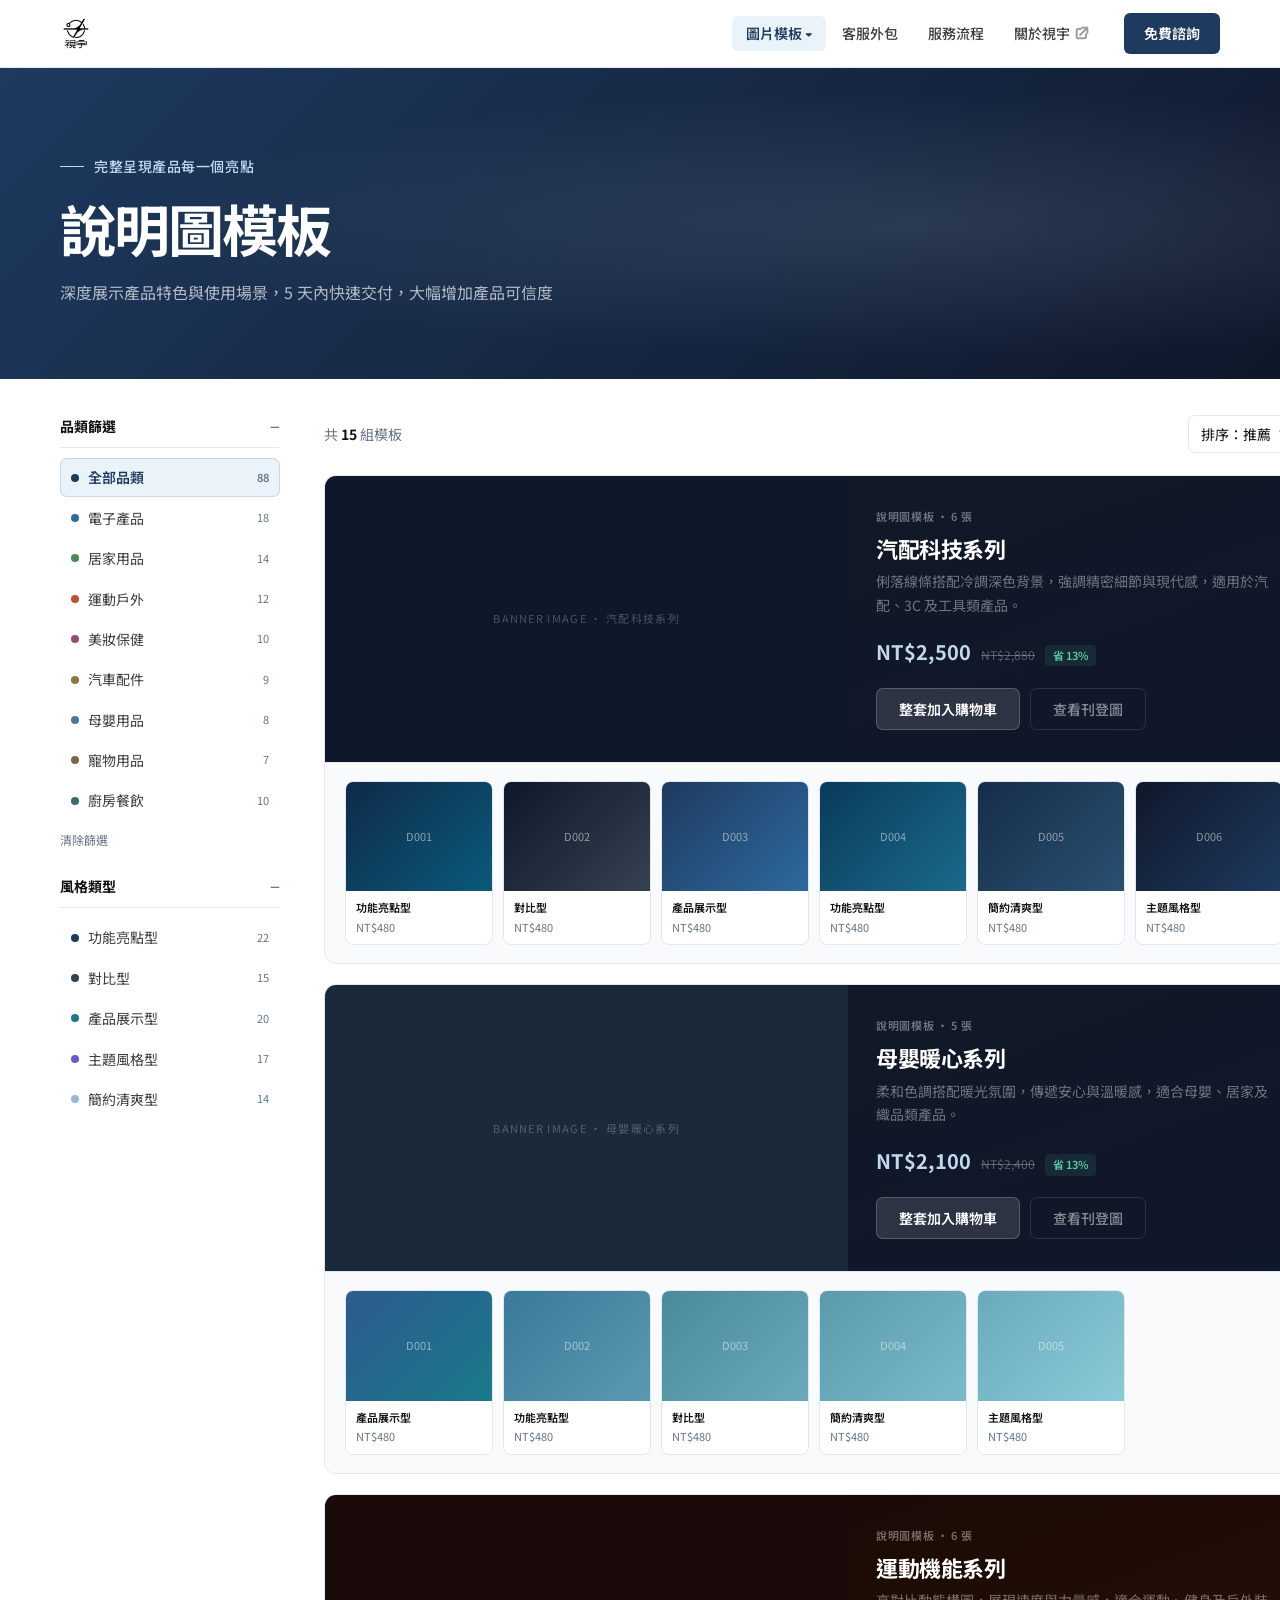
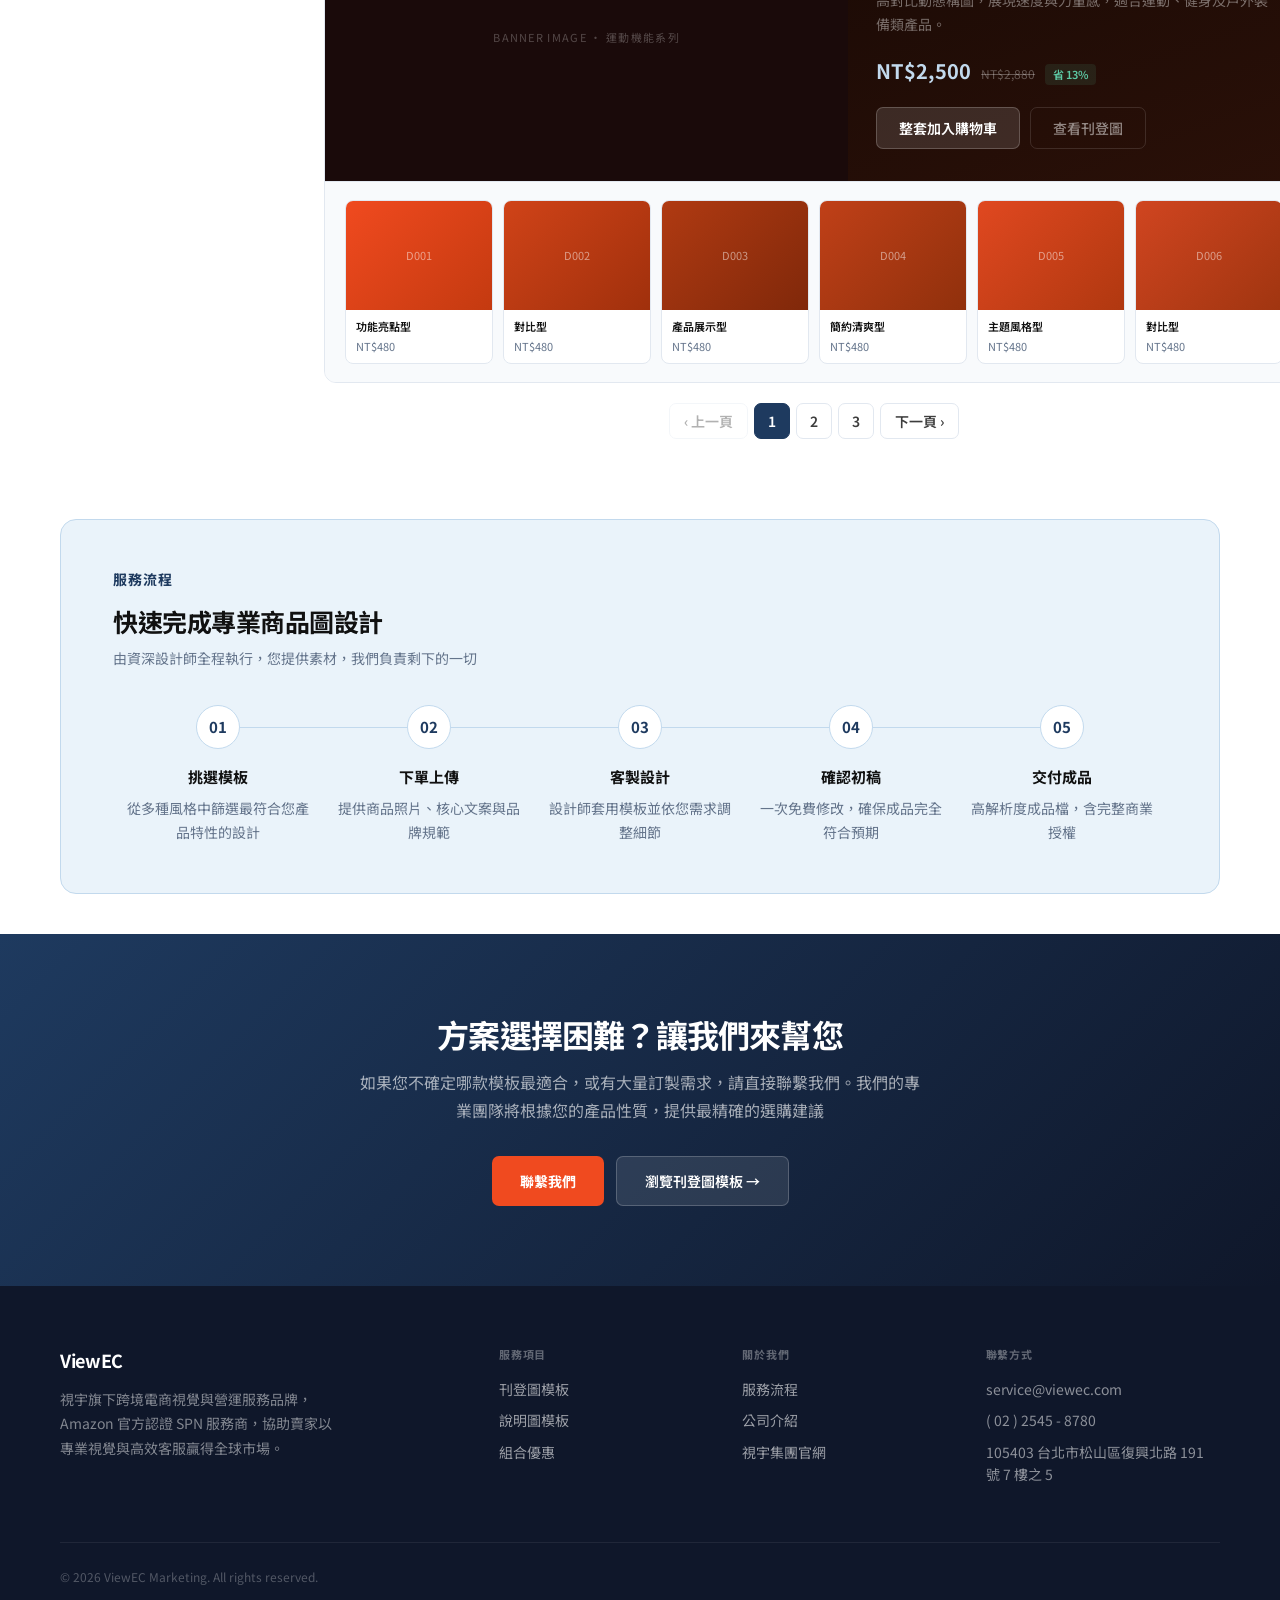
<file: description-layout.html>
<!DOCTYPE html>
<html lang="zh-TW">
<head>
  <meta charset="UTF-8">
  <meta name="viewport" content="width=device-width, initial-scale=1.0">
  <title>說明圖模板 — 品項卡片式陳列 Layout Spec</title>
  <link rel="preconnect" href="https://fonts.googleapis.com">
  <link rel="preconnect" href="https://fonts.gstatic.com" crossorigin>
  <link href="https://fonts.googleapis.com/css2?family=Noto+Sans+TC:wght@400;500;600;700&display=swap" rel="stylesheet">
  <style>
    /* ============================================================
       LAYOUT SPEC — 說明圖模板 (Description / A+ Images)
       ============================================================

       與刊登圖結構完全相同，差異：
       - 所有「刊登圖」文字 → 「說明圖」
       - 橫向單張縮圖：aspect-ratio 由 1:1 改為 4:3（水平）

       ============================================================ */

    *, *::before, *::after { box-sizing: border-box; margin: 0; padding: 0; }

    :root {
      --ink:     #111111;
      --ink2:    #3D3D3D;
      --t2:      #64748b;
      --t3:      rgba(17,17,17,.42);
      --navy:    #1e3a5f;
      --navy-dk: #0f172a;
      --accent:  #F04A1F;
      --sky:     #C2D9ED;
      --sky-lt:  #EAF3FA;
      --sand:    #EDEAE4;
      --white:   #ffffff;
      --border:  #e2e8f0;
      --r:       12px;
      --hh:      68px;
    }

    html { scroll-behavior: smooth; }
    body { font-family: 'Noto Sans TC', sans-serif; color: var(--ink); background: var(--white); line-height: 1.6; }
    a { text-decoration: none; color: inherit; }
    img { display: block; max-width: 100%; }
    button { font-family: inherit; cursor: pointer; }
    .container { max-width: 1240px; margin: 0 auto; padding: 0 40px; }

    /* ── Navbar ── */
    .navbar {
      position: sticky; top: 0; z-index: 100;
      height: var(--hh);
      background: rgba(255,255,255,.92);
      backdrop-filter: blur(12px);
      border-bottom: 1px solid var(--border);
    }
    .nav-inner { height: 100%; display: flex; align-items: center; }
    .nav-logo { font-size: 20px; font-weight: 700; color: var(--navy); letter-spacing: -0.03em; margin-right: auto; }
    .nav-logo span { color: var(--accent); }
    .nav-links { display: flex; align-items: center; gap: 2px; margin-right: 20px; }
    .nav-link { font-size: 14px; font-weight: 500; color: var(--ink2); padding: 6px 14px; border-radius: 6px; transition: all .18s; }
    .nav-link:hover { color: var(--navy); background: var(--sky-lt); }
    .nav-link.active { color: var(--navy); background: var(--sky-lt); font-weight: 600; }
    .nav-cta { display: inline-flex; align-items: center; padding: 9px 20px; background: var(--navy); color: var(--white); border-radius: 6px; font-size: 14px; font-weight: 600; transition: background .2s; }
    .nav-cta:hover { background: var(--navy-dk); }
    /* ── Dropdown ── */
    .nav-item { position: relative; }
    .nav-dropdown-btn {
      display: inline-flex; align-items: center; gap: 3px;
      font-size: 14px; font-weight: 500; color: var(--ink2);
      padding: 6px 14px; border-radius: 6px; transition: all .18s; cursor: default; user-select: none;
    }
    .nav-item:hover .nav-dropdown-btn { color: var(--navy); background: var(--sky-lt); }
    .nav-item:has(.nav-dropdown-menu a.active) .nav-dropdown-btn { color: var(--navy); background: var(--sky-lt); font-weight: 600; }
    .nav-dropdown-menu {
      display: none; position: absolute; top: 100%; left: 0;
      background: var(--white); border: 1px solid var(--border); border-radius: 8px;
      min-width: 144px; padding: 8px 0 4px; z-index: 200;
      box-shadow: 0 6px 20px rgba(0,0,0,.08);
    }
    .nav-item:hover .nav-dropdown-menu { display: block; }
    .nav-dropdown-menu a {
      display: block; padding: 9px 16px;
      font-size: 14px; font-weight: 500; color: var(--ink2);
      text-decoration: none; transition: background .15s;
    }
    .nav-dropdown-menu a:hover { background: var(--sky-lt); color: var(--navy); }
    .nav-dropdown-menu a.active { color: var(--navy); font-weight: 600; }

    /* ── Page Hero ── */
    .page-hero {
      background: linear-gradient(135deg, var(--navy) 0%, var(--navy-dk) 100%);
      padding: 80px 0 72px; position: relative; overflow: hidden;
    }
    .page-hero::after { content: ''; position: absolute; inset: 0; background: radial-gradient(ellipse at 72% 50%, rgba(194,217,237,.13) 0%, transparent 60%); pointer-events: none; }
    .page-hero-eyebrow {
      display: inline-flex; align-items: center; gap: 10px;
      font-size: 14px; font-weight: 500; letter-spacing: .04em;
      color: var(--sky); margin-bottom: 20px;
    }
    .page-hero-eyebrow::before { content: ''; width: 24px; height: 1.5px; background: var(--sky); display: block; }
    .page-hero h1 { font-size: clamp(34px, 4.5vw, 56px); font-weight: 700; color: var(--white); letter-spacing: -0.035em; line-height: 1.12; margin-bottom: 18px; }
    .page-hero-sub { font-size: 16px; color: rgba(255,255,255,.68); line-height: 1.8; max-width: 560px; }

    /* ── Layout ── */
    .collection-layout {
      display: grid; grid-template-columns: 220px 1fr;
      gap: 44px; padding: 36px 0 80px; align-items: start;
    }

    /* ── Sidebar ── */
    .sidebar { position: sticky; top: calc(var(--hh) + 20px); }
    .sidebar-section { margin-bottom: 26px; }
    .sidebar-header { display: flex; align-items: center; justify-content: space-between; padding-bottom: 10px; border-bottom: 1.5px solid var(--border); margin-bottom: 10px; cursor: pointer; user-select: none; }
    .sidebar-title { font-size: 14px; font-weight: 700; color: var(--ink); }
    .sidebar-toggle { font-size: 18px; color: var(--t2); line-height: 1; transition: transform .2s; }
    .sidebar-body { display: flex; flex-direction: column; gap: 2px; }
    .filter-item { display: flex; align-items: center; gap: 9px; padding: 7px 10px; border-radius: 7px; font-size: 14px; color: var(--ink2); cursor: pointer; transition: all .15s; border: 1.5px solid transparent; }
    .filter-item:hover { background: var(--sky-lt); color: var(--navy); }
    .filter-item.active { background: var(--sky-lt); color: var(--navy); border-color: rgba(30,58,95,.15); font-weight: 600; }
    .filter-dot { width: 8px; height: 8px; border-radius: 50%; flex-shrink: 0; }
    .filter-count { margin-left: auto; font-size: 11px; color: var(--t2); }
    .sidebar-clear { display: inline-block; font-size: 12px; color: var(--t2); margin-top: 8px; cursor: pointer; transition: color .15s; }
    .sidebar-clear:hover { color: var(--accent); }

    /* ── Toolbar ── */
    .content-toolbar { display: flex; align-items: center; justify-content: space-between; margin-bottom: 22px; }
    .result-count { font-size: 14px; color: var(--t2); }
    .result-count strong { color: var(--ink); }
    .sort-select { font-family: 'Noto Sans TC', sans-serif; font-size: 14px; color: var(--ink); padding: 8px 32px 8px 12px; border-radius: 7px; border: 1.5px solid var(--border); background: var(--white); appearance: none; cursor: pointer; background-image: url("data:image/svg+xml,%3Csvg xmlns='http://www.w3.org/2000/svg' width='12' height='8' fill='none'%3E%3Cpath d='M1 1l5 5 5-5' stroke='%2364748b' stroke-width='1.5' stroke-linecap='round' stroke-linejoin='round'/%3E%3C/svg%3E"); background-repeat: no-repeat; background-position: right 12px center; }

    /* ============================================================
       品項卡片 (Item Card)
       ============================================================ */
    .item-card {
      border-radius: var(--r);
      overflow: hidden;
      border: 1.5px solid var(--border);
      margin-bottom: 20px;
      transition: box-shadow .3s;
    }
    .item-card:hover { box-shadow: 0 8px 32px rgba(0,0,0,.08); }

    .item-hero {
      display: grid;
      grid-template-columns: 1.15fr 1fr;
      min-height: 260px;
    }

    .item-mosaic {
      background: var(--navy-dk); padding: 16px;
      display: grid; grid-template-columns: repeat(3, 1fr); gap: 8px;
    }
    .item-mosaic-img {
      border-radius: 8px; aspect-ratio: 1; overflow: hidden;
      background: rgba(255,255,255,.08);
      display: flex; align-items: center; justify-content: center;
      transition: transform .3s;
    }
    .item-mosaic-img:hover { transform: scale(1.04); }
    .item-mosaic-img img { width: 100%; height: 100%; object-fit: cover; }
    .item-mosaic-img .placeholder { font-size: 11px; color: rgba(255,255,255,.4); text-align: center; }

    .item-info {
      background: linear-gradient(160deg, #111827 0%, var(--navy-dk) 100%);
      padding: 32px 28px; display: flex; flex-direction: column; justify-content: center;
    }
    .item-tag { font-size: 11px; color: rgba(255,255,255,.4); letter-spacing: .06em; font-weight: 600; margin-bottom: 8px; }
    .item-name { font-size: 22px; font-weight: 700; color: var(--white); line-height: 1.3; letter-spacing: -.02em; margin-bottom: 8px; }
    .item-desc { font-size: 14px; color: rgba(255,255,255,.4); line-height: 1.7; margin-bottom: 18px; }
    .item-price-row { display: flex; align-items: baseline; gap: 10px; margin-bottom: 20px; }
    .item-price { font-size: 20px; font-weight: 700; color: var(--sky); }
    .item-price-orig { font-size: 12px; color: rgba(255,255,255,.3); text-decoration: line-through; }
    .item-price-save { font-size: 11px; font-weight: 600; color: #5DCAA5; background: rgba(93,202,165,.1); padding: 2px 8px; border-radius: 4px; }
    .item-cta-row { display: flex; gap: 10px; flex-wrap: wrap; }
    .btn-bundle { display: inline-flex; align-items: center; gap: 6px; padding: 10px 22px; background: rgba(255,255,255,.12); border: 1px solid rgba(255,255,255,.2); border-radius: 7px; color: var(--white); font-size: 14px; font-weight: 600; transition: background .2s; }
    .btn-bundle:hover { background: rgba(255,255,255,.22); }
    .btn-bundle-outline { background: transparent; border: 1px solid rgba(255,255,255,.12); color: rgba(255,255,255,.5); font-weight: 500; }
    .btn-bundle-outline:hover { background: rgba(255,255,255,.06); color: rgba(255,255,255,.7); }

    /* 下半部：單張選購橫向捲軸 */
    .item-singles {
      background: #f8fafc; padding: 14px 20px;
      display: flex; align-items: center; gap: 14px;
      border-top: 1px solid var(--border);
    }
    .item-singles-label { font-size: 12px; font-weight: 600; color: var(--t2); white-space: nowrap; flex-shrink: 0; }
    .item-singles-track {
      display: flex; gap: 10px; overflow-x: auto; flex: 1;
      scroll-snap-type: x mandatory; padding: 4px 0;
      -webkit-overflow-scrolling: touch;
    }
    .item-singles-track::-webkit-scrollbar { height: 4px; }
    .item-singles-track::-webkit-scrollbar-track { background: transparent; }
    .item-singles-track::-webkit-scrollbar-thumb { background: var(--border); border-radius: 2px; }

    /* 說明圖單張小卡 — aspect-ratio 4:3 水平 */
    .single-card {
      min-width: 148px;
      border-radius: 8px; border: 1.5px solid var(--border);
      background: var(--white); overflow: hidden;
      scroll-snap-align: start; flex-shrink: 0;
      transition: border-color .2s, box-shadow .2s; cursor: pointer;
    }
    .single-card:hover { border-color: var(--navy); box-shadow: 0 4px 12px rgba(0,0,0,.08); }
    .single-card-thumb {
      aspect-ratio: 4 / 3;   /* ← 水平 4:3，對應說明圖橫幅格式 */
      overflow: hidden; position: relative;
    }
    .single-card-thumb img { width: 100%; height: 100%; object-fit: cover; transition: transform .3s; }
    .single-card:hover .single-card-thumb img { transform: scale(1.05); }
    .single-card-thumb .thumb-placeholder {
      width: 100%; height: 100%;
      display: flex; align-items: center; justify-content: center;
      font-size: 11px; color: rgba(255,255,255,.5);
    }
    .single-card-body { padding: 8px 10px; }
    .single-card-style { font-size: 11px; font-weight: 600; color: var(--ink); margin-bottom: 2px; }
    .single-card-price { font-size: 11px; color: var(--t2); }
    .single-card-cart {
      display: none; position: absolute; bottom: 6px; left: 6px; right: 6px;
      padding: 6px; background: var(--white); border-radius: 5px;
      font-size: 11px; font-weight: 600; color: var(--navy); text-align: center; border: none;
    }
    .single-card:hover .single-card-cart { display: block; }

    /* ── Pagination ── */
    .pagination-wrap { display: flex; align-items: center; justify-content: center; gap: 6px; margin-top: 12px; }
    .page-btn { width: 36px; height: 36px; border-radius: 7px; display: flex; align-items: center; justify-content: center; font-size: 14px; font-weight: 600; cursor: pointer; border: 1.5px solid var(--border); background: var(--white); color: var(--ink2); transition: all .15s; }
    .page-btn:hover { border-color: var(--navy); color: var(--navy); }
    .page-btn.active { background: var(--navy); color: var(--white); border-color: var(--navy); }
    .page-btn.wide { width: auto; padding: 0 14px; }

    /* ── CTA Band ── */
    .cta-band { background: linear-gradient(135deg, var(--navy) 0%, var(--navy-dk) 100%); padding: 80px 0; text-align: center; }
    .cta-band-inner { max-width: 560px; margin: 0 auto; }
    .cta-title { font-size: clamp(24px,3vw,32px); font-weight: 700; color: var(--white); letter-spacing: -.025em; line-height: 1.25; margin-bottom: 14px; }
    .cta-desc { font-size: 16px; color: rgba(255,255,255,.62); line-height: 1.75; margin-bottom: 32px; }
    .cta-actions { display: flex; gap: 12px; justify-content: center; flex-wrap: wrap; }
    .btn-cta-accent { display: inline-flex; align-items: center; gap: 7px; padding: 13px 28px; background: var(--accent); color: var(--white); border-radius: 7px; font-size: 14px; font-weight: 700; transition: filter .2s; }
    .btn-cta-accent:hover { filter: brightness(1.08); }
    .btn-cta-ghost { display: inline-flex; align-items: center; gap: 7px; padding: 13px 28px; background: rgba(255,255,255,.1); color: var(--white); border: 1.5px solid rgba(255,255,255,.2); border-radius: 7px; font-size: 14px; font-weight: 600; transition: background .2s; }
    .btn-cta-ghost:hover { background: rgba(255,255,255,.18); }

    /* ── Footer ── */
    .footer { background: var(--navy-dk); padding: 60px 0 32px; }
    .footer-grid { display: grid; grid-template-columns: 2fr 1fr 1fr 1.2fr; gap: 48px; margin-bottom: 48px; }
    .footer-logo { font-size: 18px; font-weight: 700; color: var(--white); letter-spacing: -.02em; }
    .footer-logo span { color: var(--sky); }
    .footer-brand p { font-size: 14px; color: rgba(255,255,255,.48); line-height: 1.75; max-width: 280px; margin-top: 12px; }
    .footer-heading { font-size: 11px; font-weight: 700; letter-spacing: .08em; color: rgba(255,255,255,.35); text-transform: uppercase; margin-bottom: 14px; }
    .footer-links { display: flex; flex-direction: column; gap: 9px; }
    .footer-link { font-size: 14px; color: rgba(255,255,255,.58); transition: color .18s; }
    .footer-link:hover { color: var(--white); }
    .footer-contact { font-size: 14px; color: rgba(255,255,255,.52); margin-bottom: 9px; }
    .footer-bottom { border-top: 1px solid rgba(255,255,255,.07); padding-top: 24px; display: flex; align-items: center; justify-content: space-between; }
    .footer-copy { font-size: 12px; color: rgba(255,255,255,.28); }

    /* ── Item Banner ── */
    .item-banner {
      display: flex; align-items: center; justify-content: center;
      background: var(--navy-dk); overflow: hidden; position: relative;
      min-height: 260px;
    }
    .item-banner img { width: 100%; height: 100%; object-fit: cover; display: block; }
    .banner-ph { font-size: 11px; color: rgba(255,255,255,.25); letter-spacing: .12em; text-transform: uppercase; text-align: center; }

    /* ── Process Block ── */
    .proc-block {
      background: var(--sky-lt); border: 1.5px solid var(--sky);
      border-radius: 16px; padding: 48px 52px; margin-bottom: 40px;
    }
    .proc-label { font-size: 14px; font-weight: 700; letter-spacing: .06em; color: var(--navy); margin-bottom: 10px; }
    .proc-title { font-size: clamp(19px, 2vw, 25px); font-weight: 700; color: var(--ink); letter-spacing: -.02em; margin-bottom: 6px; }
    .proc-sub { font-size: 14px; color: var(--t2); margin-bottom: 36px; }
    .proc-steps { display: grid; grid-template-columns: repeat(5, 1fr); gap: 0; position: relative; }
    .proc-steps::before { content: ''; position: absolute; top: 22px; left: 10%; right: 10%; height: 1px; background: var(--sky); }
    .proc-step { display: flex; flex-direction: column; align-items: center; text-align: center; padding: 0 12px; }
    .proc-num { width: 44px; height: 44px; border-radius: 50%; background: var(--white); border: 1.5px solid var(--sky); display: flex; align-items: center; justify-content: center; font-size: 15px; font-weight: 700; color: var(--navy); margin-bottom: 16px; position: relative; z-index: 1; }
    .proc-name { font-size: 15px; font-weight: 700; color: var(--ink); margin-bottom: 8px; }
    .proc-desc { font-size: 14px; color: var(--t2); line-height: 1.7; }

    /* ── Responsive ── */
    @media (max-width: 1100px) {
      .item-hero { grid-template-columns: 1fr 1fr; }
    }
    @media (max-width: 900px) {
      .collection-layout { grid-template-columns: 1fr; }
      .sidebar { position: static; }
      .footer-grid { grid-template-columns: 1fr 1fr; gap: 36px; }
      .proc-steps { grid-template-columns: 1fr 1fr; gap: 28px; }
      .proc-steps::before { display: none; }
    }
    @media (max-width: 680px) {
      .container { padding: 0 20px; }
      .item-hero { grid-template-columns: 1fr; }
      .item-banner { min-height: 200px; aspect-ratio: 16/9; }
      .item-info { padding: 24px 20px; }
      .item-name { font-size: 18px; }
      .footer-grid { grid-template-columns: 1fr; }
      .proc-block { padding: 32px 24px; }
      .proc-steps { grid-template-columns: 1fr; gap: 24px; }
    }
  </style>
</head>
<body>

<!-- ── Navbar ── -->
<header class="navbar">
  <div class="container nav-inner">
    <a href="index.html" class="nav-logo"><img src="icon.webp" alt="ViewEC" style="height:32px;width:auto;"></a>
    <nav class="nav-links">
      <div class="nav-item">
        <span class="nav-dropdown-btn">圖片模板 ▾</span>
        <div class="nav-dropdown-menu">
          <a href="listing-layout.html">刊登圖</a>
          <a href="description-layout.html" class="active">說明圖</a>
          <a href="combo.html">組合優惠</a>
        </div>
      </div>
      <a href="#" class="nav-link">客服外包</a>
      <a href="process.html" class="nav-link">服務流程</a>
      <a href="https://viewec.tw" class="nav-link" target="_blank" rel="noopener" style="display:inline-flex;align-items:center;gap:4px;">關於視宇<svg width="16" height="16" viewBox="0 0 12 12" fill="none" style="opacity:.5;flex-shrink:0"><path d="M10 2H6m4 0L4.5 7.5M10 2v4" stroke="currentColor" stroke-width="1.5" stroke-linecap="round" stroke-linejoin="round"/><path d="M5 3H3a1 1 0 00-1 1v5a1 1 0 001 1h5a1 1 0 001-1V7" stroke="currentColor" stroke-width="1.5" stroke-linecap="round"/></svg></a>
    </nav>
    <a href="#" class="nav-cta">免費諮詢</a>
  </div>
</header>

<!-- ── Page Hero ── -->
<section class="page-hero">
  <div class="container">
    <div class="page-hero-eyebrow">完整呈現產品每一個亮點</div>
    <h1>說明圖模板</h1>
    <p class="page-hero-sub">深度展示產品特色與使用場景，5 天內快速交付，大幅增加產品可信度</p>
  </div>
</section>

<!-- ── Collection Layout ── -->
<div class="container">
  <div class="collection-layout">

    <!-- Sidebar -->
    <aside class="sidebar">
      <div class="sidebar-section">
        <div class="sidebar-header" onclick="toggleSidebar(this)" aria-expanded="true">
          <span class="sidebar-title">品類篩選</span>
          <span class="sidebar-toggle">−</span>
        </div>
        <div class="sidebar-body" id="filter-cat">
          <div class="filter-item active" onclick="selectCat(this)" data-cat="all">
            <span class="filter-dot" style="background:var(--navy)"></span>全部品類<span class="filter-count">88</span>
          </div>
          <div class="filter-item" onclick="selectCat(this)" data-cat="electronics">
            <span class="filter-dot" style="background:#2d6a9f"></span>電子產品<span class="filter-count">18</span>
          </div>
          <div class="filter-item" onclick="selectCat(this)" data-cat="home">
            <span class="filter-dot" style="background:#4a8a5a"></span>居家用品<span class="filter-count">14</span>
          </div>
          <div class="filter-item" onclick="selectCat(this)" data-cat="sports">
            <span class="filter-dot" style="background:#c4502a"></span>運動戶外<span class="filter-count">12</span>
          </div>
          <div class="filter-item" onclick="selectCat(this)" data-cat="beauty">
            <span class="filter-dot" style="background:#9a4a7a"></span>美妝保健<span class="filter-count">10</span>
          </div>
          <div class="filter-item" onclick="selectCat(this)" data-cat="automotive">
            <span class="filter-dot" style="background:#8a7a3a"></span>汽車配件<span class="filter-count">9</span>
          </div>
          <div class="filter-item" onclick="selectCat(this)" data-cat="baby">
            <span class="filter-dot" style="background:#4a7a9a"></span>母嬰用品<span class="filter-count">8</span>
          </div>
          <div class="filter-item" onclick="selectCat(this)" data-cat="pet">
            <span class="filter-dot" style="background:#7a6a4a"></span>寵物用品<span class="filter-count">7</span>
          </div>
          <div class="filter-item" onclick="selectCat(this)" data-cat="kitchen">
            <span class="filter-dot" style="background:#3a6a6a"></span>廚房餐飲<span class="filter-count">10</span>
          </div>
          <span class="sidebar-clear" onclick="clearCat()">清除篩選</span>
        </div>
      </div>

      <div class="sidebar-section">
        <div class="sidebar-header" onclick="toggleSidebar(this)" aria-expanded="true">
          <span class="sidebar-title">風格類型</span>
          <span class="sidebar-toggle">−</span>
        </div>
        <div class="sidebar-body" id="filter-style">
          <div class="filter-item" onclick="this.classList.toggle('active')">
            <span class="filter-dot" style="background:#1e3a5f"></span>功能亮點型<span class="filter-count">22</span>
          </div>
          <div class="filter-item" onclick="this.classList.toggle('active')">
            <span class="filter-dot" style="background:#374151"></span>對比型<span class="filter-count">15</span>
          </div>
          <div class="filter-item" onclick="this.classList.toggle('active')">
            <span class="filter-dot" style="background:#1a7a8a"></span>產品展示型<span class="filter-count">20</span>
          </div>
          <div class="filter-item" onclick="this.classList.toggle('active')">
            <span class="filter-dot" style="background:#6a5acd"></span>主題風格型<span class="filter-count">17</span>
          </div>
          <div class="filter-item" onclick="this.classList.toggle('active')">
            <span class="filter-dot" style="background:#92b9d5"></span>簡約清爽型<span class="filter-count">14</span>
          </div>
        </div>
      </div>
    </aside>

    <!-- Main Content -->
    <main>

      <!-- Toolbar -->
      <div class="content-toolbar">
        <p class="result-count">共 <strong>15</strong> 組模板</p>
        <select class="sort-select">
          <option>排序：推薦</option>
          <option>最新上架</option>
          <option>價格低到高</option>
          <option>價格高到低</option>
        </select>
      </div>

      <!-- ============================================================
           品項卡片 #1 — 汽配科技系列
           ============================================================ -->
      <div class="item-card">
        <div class="item-hero">
          <div class="item-banner">
            <!-- 替換為: <img src="..." alt="汽配科技系列 說明圖"> -->
            <span class="banner-ph">Banner Image · 汽配科技系列</span>
          </div>
          <div class="item-info">
            <div class="item-tag">說明圖模板 · 6 張</div>
            <h2 class="item-name">汽配科技系列</h2>
            <p class="item-desc">俐落線條搭配冷調深色背景，強調精密細節與現代感，適用於汽配、3C 及工具類產品。</p>
            <div class="item-price-row">
              <span class="item-price">NT$2,500</span>
              <span class="item-price-orig">NT$2,880</span>
              <span class="item-price-save">省 13%</span>
            </div>
            <div class="item-cta-row">
              <button class="btn-bundle">整套加入購物車</button>
              <button class="btn-bundle btn-bundle-outline">查看刊登圖</button>
            </div>
          </div>
        </div>
        <div class="item-singles">
          <div class="item-singles-track">
            <div class="single-card">
              <div class="single-card-thumb" style="background: linear-gradient(135deg,#0f2a4a,#0a5a7a);">
                <span class="thumb-placeholder">D001</span>
                <button class="single-card-cart">加入購物車</button>
              </div>
              <div class="single-card-body">
                <div class="single-card-style">功能亮點型</div>
                <div class="single-card-price">NT$480</div>
              </div>
            </div>
            <div class="single-card">
              <div class="single-card-thumb" style="background: linear-gradient(135deg,#0f172a,#374151);">
                <span class="thumb-placeholder">D002</span>
                <button class="single-card-cart">加入購物車</button>
              </div>
              <div class="single-card-body">
                <div class="single-card-style">對比型</div>
                <div class="single-card-price">NT$480</div>
              </div>
            </div>
            <div class="single-card">
              <div class="single-card-thumb" style="background: linear-gradient(135deg,#1e3a5f,#2d6a9f);">
                <span class="thumb-placeholder">D003</span>
                <button class="single-card-cart">加入購物車</button>
              </div>
              <div class="single-card-body">
                <div class="single-card-style">產品展示型</div>
                <div class="single-card-price">NT$480</div>
              </div>
            </div>
            <div class="single-card">
              <div class="single-card-thumb" style="background: linear-gradient(135deg,#0a3a5a,#1a6a8a);">
                <span class="thumb-placeholder">D004</span>
                <button class="single-card-cart">加入購物車</button>
              </div>
              <div class="single-card-body">
                <div class="single-card-style">功能亮點型</div>
                <div class="single-card-price">NT$480</div>
              </div>
            </div>
            <div class="single-card">
              <div class="single-card-thumb" style="background: linear-gradient(135deg,#162d4a,#2a5070);">
                <span class="thumb-placeholder">D005</span>
                <button class="single-card-cart">加入購物車</button>
              </div>
              <div class="single-card-body">
                <div class="single-card-style">簡約清爽型</div>
                <div class="single-card-price">NT$480</div>
              </div>
            </div>
            <div class="single-card">
              <div class="single-card-thumb" style="background: linear-gradient(135deg,#0f172a,#1e3a5f);">
                <span class="thumb-placeholder">D006</span>
                <button class="single-card-cart">加入購物車</button>
              </div>
              <div class="single-card-body">
                <div class="single-card-style">主題風格型</div>
                <div class="single-card-price">NT$480</div>
              </div>
            </div>
          </div>
        </div>
      </div>

      <!-- ============================================================
           品項卡片 #2 — 母嬰暖心系列
           ============================================================ -->
      <div class="item-card">
        <div class="item-hero">
          <div class="item-banner" style="background:#1a2a3a;">
            <!-- 替換為: <img src="..." alt="母嬰暖心系列 說明圖"> -->
            <span class="banner-ph">Banner Image · 母嬰暖心系列</span>
          </div>
          <div class="item-info">
            <div class="item-tag">說明圖模板 · 5 張</div>
            <h2 class="item-name">母嬰暖心系列</h2>
            <p class="item-desc">柔和色調搭配暖光氛圍，傳遞安心與溫暖感，適合母嬰、居家及織品類產品。</p>
            <div class="item-price-row">
              <span class="item-price">NT$2,100</span>
              <span class="item-price-orig">NT$2,400</span>
              <span class="item-price-save">省 13%</span>
            </div>
            <div class="item-cta-row">
              <button class="btn-bundle">整套加入購物車</button>
              <button class="btn-bundle btn-bundle-outline">查看刊登圖</button>
            </div>
          </div>
        </div>
        <div class="item-singles">
          <div class="item-singles-track">
            <div class="single-card">
              <div class="single-card-thumb" style="background: linear-gradient(135deg,#2d5a8e,#1a7a8a);">
                <span class="thumb-placeholder">D001</span>
                <button class="single-card-cart">加入購物車</button>
              </div>
              <div class="single-card-body">
                <div class="single-card-style">產品展示型</div>
                <div class="single-card-price">NT$480</div>
              </div>
            </div>
            <div class="single-card">
              <div class="single-card-thumb" style="background: linear-gradient(135deg,#3a7a9a,#5a9ab0);">
                <span class="thumb-placeholder">D002</span>
                <button class="single-card-cart">加入購物車</button>
              </div>
              <div class="single-card-body">
                <div class="single-card-style">功能亮點型</div>
                <div class="single-card-price">NT$480</div>
              </div>
            </div>
            <div class="single-card">
              <div class="single-card-thumb" style="background: linear-gradient(135deg,#4a8a9a,#6aaaba);">
                <span class="thumb-placeholder">D003</span>
                <button class="single-card-cart">加入購物車</button>
              </div>
              <div class="single-card-body">
                <div class="single-card-style">對比型</div>
                <div class="single-card-price">NT$480</div>
              </div>
            </div>
            <div class="single-card">
              <div class="single-card-thumb" style="background: linear-gradient(135deg,#5a9aaa,#7abaca);">
                <span class="thumb-placeholder">D004</span>
                <button class="single-card-cart">加入購物車</button>
              </div>
              <div class="single-card-body">
                <div class="single-card-style">簡約清爽型</div>
                <div class="single-card-price">NT$480</div>
              </div>
            </div>
            <div class="single-card">
              <div class="single-card-thumb" style="background: linear-gradient(135deg,#6aaabc,#8acad8);">
                <span class="thumb-placeholder">D005</span>
                <button class="single-card-cart">加入購物車</button>
              </div>
              <div class="single-card-body">
                <div class="single-card-style">主題風格型</div>
                <div class="single-card-price">NT$480</div>
              </div>
            </div>
          </div>
        </div>
      </div>

      <!-- ============================================================
           品項卡片 #3 — 運動機能系列
           ============================================================ -->
      <div class="item-card">
        <div class="item-hero">
          <div class="item-banner" style="background:#1a0a0a;">
            <!-- 替換為: <img src="..." alt="運動機能系列 說明圖"> -->
            <span class="banner-ph">Banner Image · 運動機能系列</span>
          </div>
          <div class="item-info" style="background: linear-gradient(160deg, #1a0a05 0%, #2a1008 100%);">
            <div class="item-tag">說明圖模板 · 6 張</div>
            <h2 class="item-name">運動機能系列</h2>
            <p class="item-desc">高對比動態構圖，展現速度與力量感，適合運動、健身及戶外裝備類產品。</p>
            <div class="item-price-row">
              <span class="item-price">NT$2,500</span>
              <span class="item-price-orig">NT$2,880</span>
              <span class="item-price-save">省 13%</span>
            </div>
            <div class="item-cta-row">
              <button class="btn-bundle">整套加入購物車</button>
              <button class="btn-bundle btn-bundle-outline">查看刊登圖</button>
            </div>
          </div>
        </div>
        <div class="item-singles">
          <div class="item-singles-track">
            <div class="single-card">
              <div class="single-card-thumb" style="background: linear-gradient(135deg,#F04A1F,#c43a10);">
                <span class="thumb-placeholder">D001</span>
                <button class="single-card-cart">加入購物車</button>
              </div>
              <div class="single-card-body">
                <div class="single-card-style">功能亮點型</div>
                <div class="single-card-price">NT$480</div>
              </div>
            </div>
            <div class="single-card">
              <div class="single-card-thumb" style="background: linear-gradient(135deg,#d04318,#a0300c);">
                <span class="thumb-placeholder">D002</span>
                <button class="single-card-cart">加入購物車</button>
              </div>
              <div class="single-card-body">
                <div class="single-card-style">對比型</div>
                <div class="single-card-price">NT$480</div>
              </div>
            </div>
            <div class="single-card">
              <div class="single-card-thumb" style="background: linear-gradient(135deg,#b03a12,#80280a);">
                <span class="thumb-placeholder">D003</span>
                <button class="single-card-cart">加入購物車</button>
              </div>
              <div class="single-card-body">
                <div class="single-card-style">產品展示型</div>
                <div class="single-card-price">NT$480</div>
              </div>
            </div>
            <div class="single-card">
              <div class="single-card-thumb" style="background: linear-gradient(135deg,#c04018,#90300c);">
                <span class="thumb-placeholder">D004</span>
                <button class="single-card-cart">加入購物車</button>
              </div>
              <div class="single-card-body">
                <div class="single-card-style">簡約清爽型</div>
                <div class="single-card-price">NT$480</div>
              </div>
            </div>
            <div class="single-card">
              <div class="single-card-thumb" style="background: linear-gradient(135deg,#e04820,#b03810);">
                <span class="thumb-placeholder">D005</span>
                <button class="single-card-cart">加入購物車</button>
              </div>
              <div class="single-card-body">
                <div class="single-card-style">主題風格型</div>
                <div class="single-card-price">NT$480</div>
              </div>
            </div>
            <div class="single-card">
              <div class="single-card-thumb" style="background: linear-gradient(135deg,#d04520,#a03510);">
                <span class="thumb-placeholder">D006</span>
                <button class="single-card-cart">加入購物車</button>
              </div>
              <div class="single-card-body">
                <div class="single-card-style">對比型</div>
                <div class="single-card-price">NT$480</div>
              </div>
            </div>
          </div>
        </div>
      </div>

      <!-- Pagination -->
      <div class="pagination-wrap">
        <div class="page-btn wide" style="opacity:.4; pointer-events:none;">‹ 上一頁</div>
        <div class="page-btn active">1</div>
        <div class="page-btn">2</div>
        <div class="page-btn">3</div>
        <div class="page-btn wide">下一頁 ›</div>
      </div>

    </main>
  </div>
</div>

<!-- ── Process Block ── -->
<div class="container">
  <div class="proc-block">
    <div class="proc-label">服務流程</div>
    <div class="proc-title">快速完成專業商品圖設計</div>
    <div class="proc-sub">由資深設計師全程執行，您提供素材，我們負責剩下的一切</div>
    <div class="proc-steps">
      <div class="proc-step">
        <div class="proc-num">01</div>
        <div class="proc-name">挑選模板</div>
        <div class="proc-desc">從多種風格中篩選最符合您產品特性的設計</div>
      </div>
      <div class="proc-step">
        <div class="proc-num">02</div>
        <div class="proc-name">下單上傳</div>
        <div class="proc-desc">提供商品照片、核心文案與品牌規範</div>
      </div>
      <div class="proc-step">
        <div class="proc-num">03</div>
        <div class="proc-name">客製設計</div>
        <div class="proc-desc">設計師套用模板並依您需求調整細節</div>
      </div>
      <div class="proc-step">
        <div class="proc-num">04</div>
        <div class="proc-name">確認初稿</div>
        <div class="proc-desc">一次免費修改，確保成品完全符合預期</div>
      </div>
      <div class="proc-step">
        <div class="proc-num">05</div>
        <div class="proc-name">交付成品</div>
        <div class="proc-desc">高解析度成品檔，含完整商業授權</div>
      </div>
    </div>
  </div>
</div>

<!-- ── CTA Band ── -->
<section class="cta-band">
  <div class="container">
    <div class="cta-band-inner">
      <h2 class="cta-title">方案選擇困難？讓我們來幫您</h2>
      <p class="cta-desc">如果您不確定哪款模板最適合，或有大量訂製需求，請直接聯繫我們。我們的專業團隊將根據您的產品性質，提供最精確的選購建議</p>
      <div class="cta-actions">
        <a href="#" class="btn-cta-accent">聯繫我們</a>
        <a href="listing-layout.html" class="btn-cta-ghost">瀏覽刊登圖模板 →</a>
      </div>
    </div>
  </div>
</section>

<!-- ── Footer ── -->
<footer class="footer">
  <div class="container">
    <div class="footer-grid">
      <div class="footer-brand">
        <div class="footer-logo">ViewEC</div>
        <p>視宇旗下跨境電商視覺與營運服務品牌，Amazon 官方認證 SPN 服務商，協助賣家以專業視覺與高效客服贏得全球市場。</p>
      </div>
      <div>
        <div class="footer-heading">服務項目</div>
        <div class="footer-links">
          <a href="listing.html" class="footer-link">刊登圖模板</a>
          <a href="description.html" class="footer-link">說明圖模板</a>
          <a href="combo.html" class="footer-link">組合優惠</a>
        </div>
      </div>
      <div>
        <div class="footer-heading">關於我們</div>
        <div class="footer-links">
          <a href="process.html" class="footer-link">服務流程</a>
          <a href="#" class="footer-link">公司介紹</a>
          <a href="https://viewec.tw" class="footer-link">視宇集團官網</a>
        </div>
      </div>
      <div>
        <div class="footer-heading">聯繫方式</div>
        <div class="footer-contact">service@viewec.com</div>
        <div class="footer-contact">( 02 ) 2545 - 8780</div>
        <div class="footer-contact">105403 台北市松山區復興北路 191 號 7 樓之 5</div>
      </div>
    </div>
    <div class="footer-bottom">
      <span class="footer-copy">© 2026 ViewEC Marketing. All rights reserved.</span>
    </div>
  </div>
</footer>

<script>
  function toggleSidebar(header) {
    const body = header.nextElementSibling;
    const isOpen = header.getAttribute('aria-expanded') === 'true';
    header.setAttribute('aria-expanded', String(!isOpen));
    body.style.display = isOpen ? 'none' : 'flex';
  }
  function selectCat(el) {
    document.querySelectorAll('#filter-cat .filter-item').forEach(i => i.classList.remove('active'));
    el.classList.add('active');
  }
  function clearCat() {
    document.querySelectorAll('#filter-cat .filter-item').forEach(i => i.classList.remove('active'));
    document.querySelector('#filter-cat .filter-item[data-cat="all"]').classList.add('active');
  }
</script>
</body>
</html>
</file>
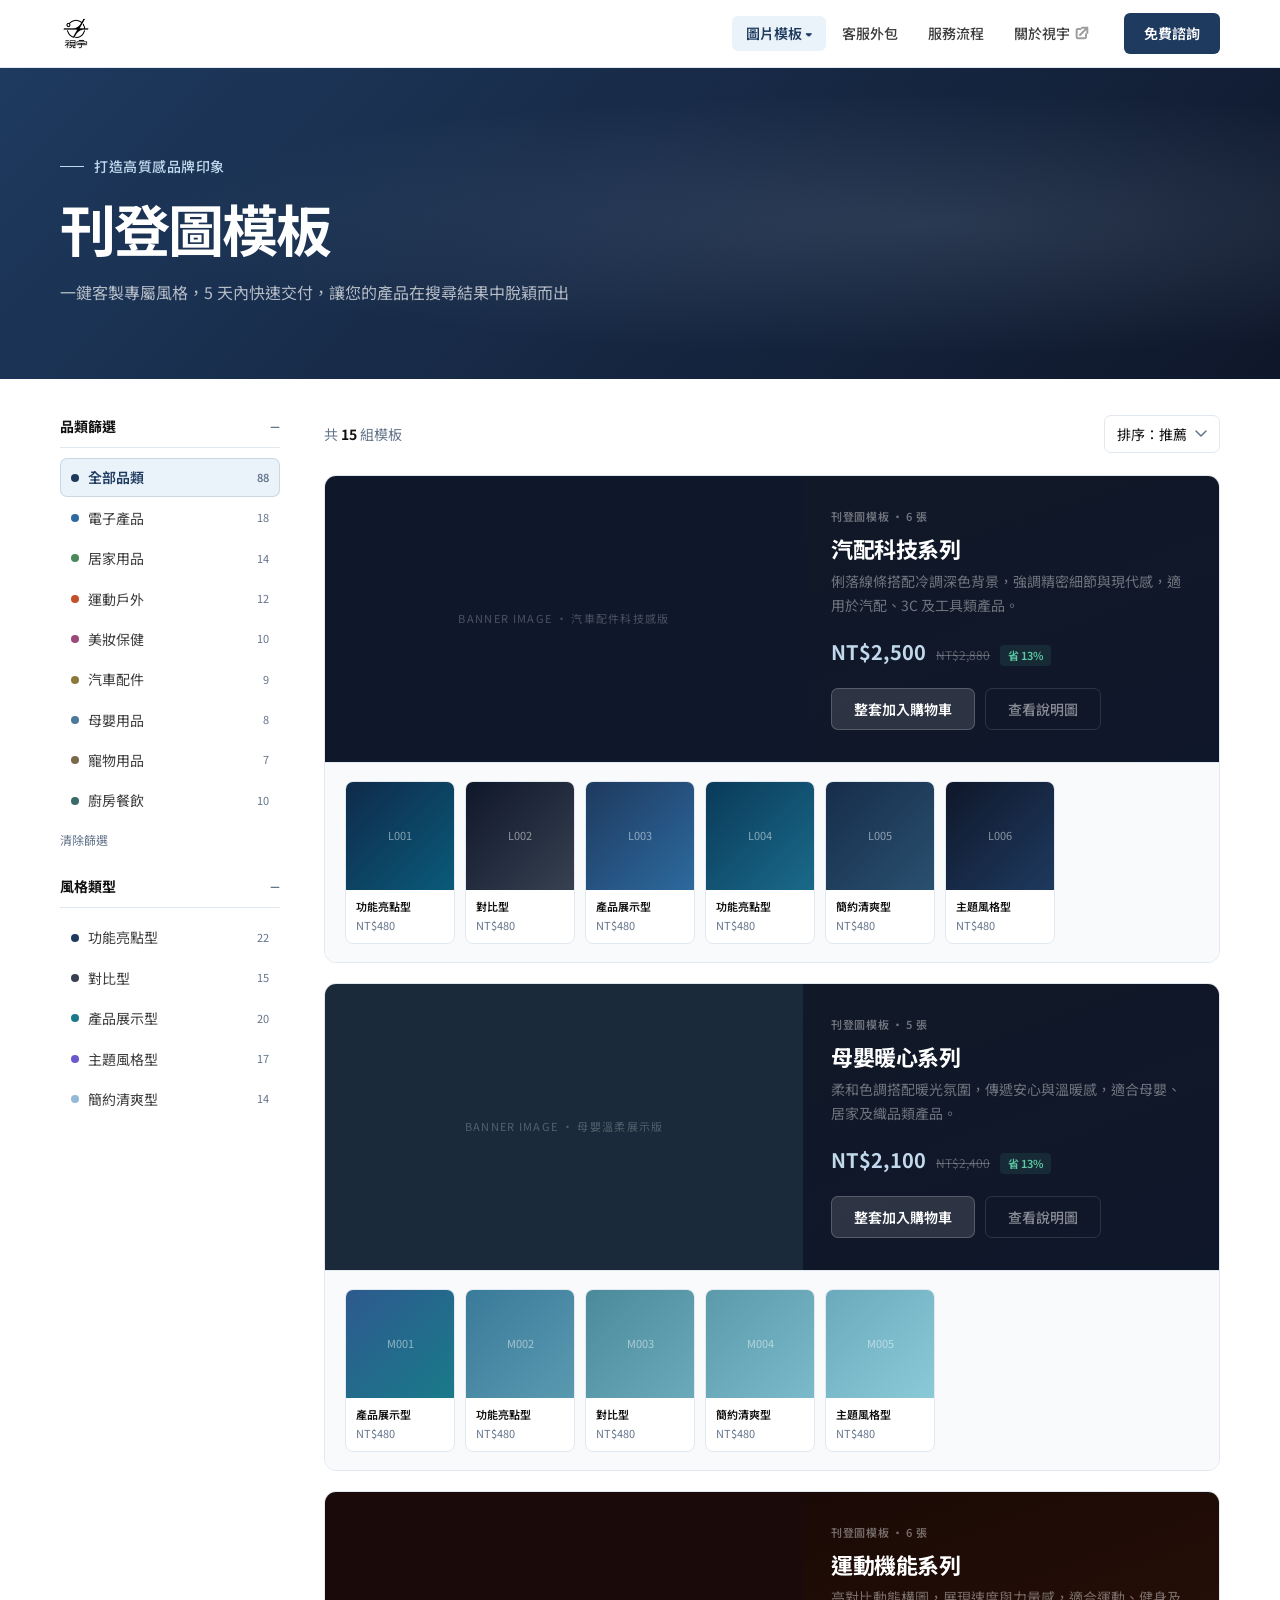
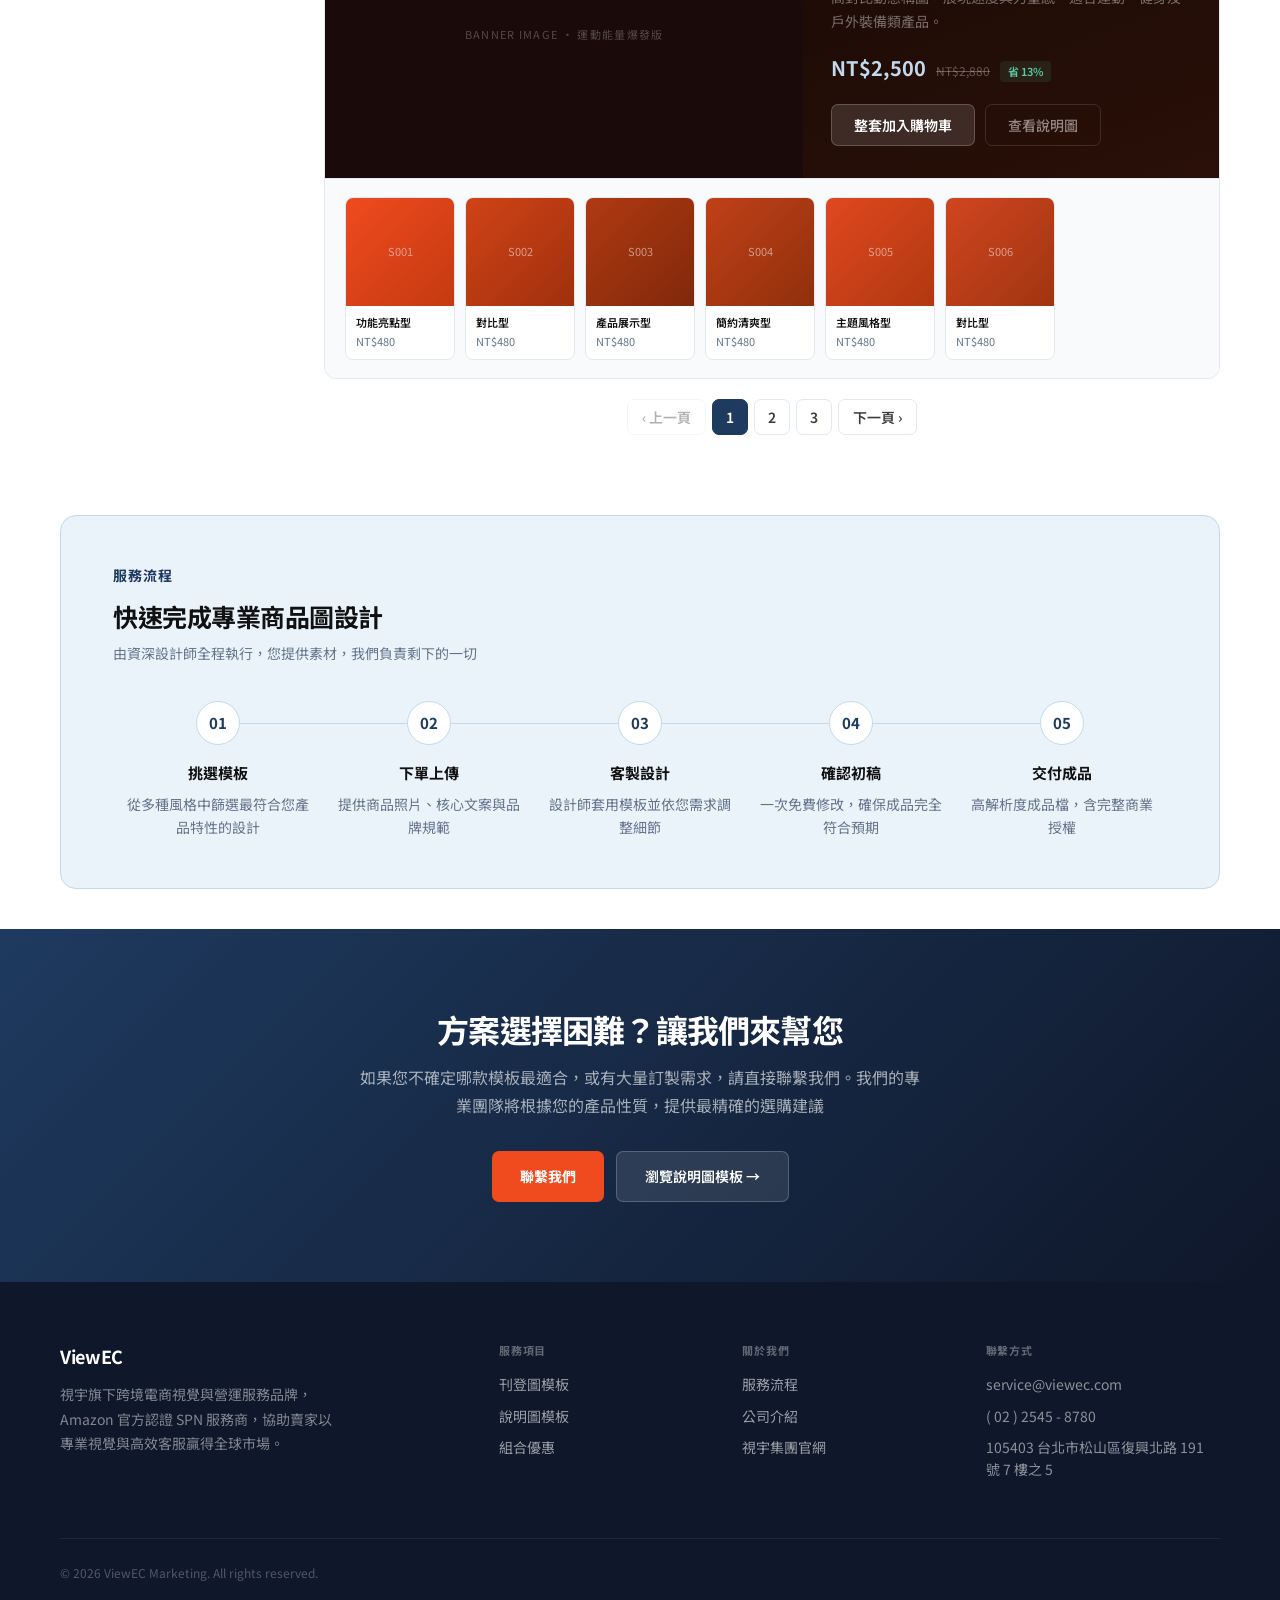
<file: listing-layout.html>
<!DOCTYPE html>
<html lang="zh-TW">
<head>
  <meta charset="UTF-8">
  <meta name="viewport" content="width=device-width, initial-scale=1.0">
  <title>刊登圖模板 — 品項卡片式陳列 Layout Spec</title>
  <link rel="preconnect" href="https://fonts.googleapis.com">
  <link rel="preconnect" href="https://fonts.gstatic.com" crossorigin>
  <link href="https://fonts.googleapis.com/css2?family=Noto+Sans+TC:wght@400;500;600;700&display=swap" rel="stylesheet">
  <style>
    /* ============================================================
       LAYOUT SPEC — 品項卡片式陳列 (Item-Based Card Layout)
       ============================================================
       
       ## 設計邏輯
       整頁以「品項」為單位（例如「汽配科技感版」），每個品項是一張大卡片。
       不再用傳統 product grid 把每張單圖攤開，因為：
       1. 同品項下 5-7 張圖相似度高，攤開難以總覽
       2. 消費者多數想買整套，少數才挑單張
       
       ## 卡片結構（每個品項一張）
       ┌─────────────────────────────────────────────┐
       │  上半：Hero 區                                │
       │  ┌──────────────┬──────────────────────────┐ │
       │  │ 3×2 圖片拼貼  │ 品項資訊 + 整套 CTA      │ │
       │  │ (展示設計水準) │ 名稱/描述/價格/加購按鈕  │ │
       │  └──────────────┴──────────────────────────┘ │
       │  下半：單張選購橫向捲軸                        │
       │  ┌──────────────────────────────────────────┐ │
       │  │ 也可單張選購 → [卡1][卡2][卡3][卡4]...   │ │
       │  └──────────────────────────────────────────┘ │
       └─────────────────────────────────────────────┘
       
       ## Shopify 實作建議
       - 每個品項 = 一個 Shopify product（整套）
       - 單張圖 = product variants 或用 bundle app
       - 左側 3×2 拼貼 = product images（前 6 張）
       - 右側資訊 = product title / description / price
       - 下方捲軸 = variants 渲染成橫向卡片
       - 頁面用 collection template + custom section
       
       ## 頁面架構（共 3 個子頁 + 1 個獨立頁）
       
       ### 子頁 1: listing.html — 刊登圖（產品圖）
       包含：單張產品圖 + 整組產品圖
       排列：品項卡片堆疊，每卡上半展示整組，下半橫捲選單張
       
       ### 子頁 2: description.html — 說明圖（A+圖）
       包含：單張說明圖 + 整組說明圖
       排列：與 listing.html 結構完全相同
       
       ### 獨立頁: combo.html — 產品圖+說明圖優惠
       排列：獨立佈局，展示跨類組合方案
       
       ============================================================ */

    *, *::before, *::after { box-sizing: border-box; margin: 0; padding: 0; }

    :root {
      --ink:     #111111;
      --ink2:    #3D3D3D;
      --t2:      #64748b;
      --t3:      rgba(17,17,17,.42);
      --navy:    #1e3a5f;
      --navy-dk: #0f172a;
      --accent:  #F04A1F;
      --sky:     #C2D9ED;
      --sky-lt:  #EAF3FA;
      --sand:    #EDEAE4;
      --white:   #ffffff;
      --border:  #e2e8f0;
      --r:       12px;
      --hh:      68px;
    }

    html { scroll-behavior: smooth; }
    body { font-family: 'Noto Sans TC', sans-serif; color: var(--ink); background: var(--white); line-height: 1.6; }
    a { text-decoration: none; color: inherit; }
    img { display: block; max-width: 100%; }
    button { font-family: inherit; cursor: pointer; }
    .container { max-width: 1240px; margin: 0 auto; padding: 0 40px; }

    /* ── Navbar ── */
    .navbar {
      position: sticky; top: 0; z-index: 100;
      height: var(--hh);
      background: rgba(255,255,255,.92);
      backdrop-filter: blur(12px);
      border-bottom: 1px solid var(--border);
    }
    .nav-inner { height: 100%; display: flex; align-items: center; }
    .nav-logo { font-size: 20px; font-weight: 700; color: var(--navy); letter-spacing: -0.03em; margin-right: auto; }
    .nav-logo span { color: var(--accent); }
    .nav-links { display: flex; align-items: center; gap: 2px; margin-right: 20px; }
    .nav-link { font-size: 14px; font-weight: 500; color: var(--ink2); padding: 6px 14px; border-radius: 6px; transition: all .18s; }
    .nav-link:hover { color: var(--navy); background: var(--sky-lt); }
    .nav-link.active { color: var(--navy); background: var(--sky-lt); font-weight: 600; }
    .nav-cta { display: inline-flex; align-items: center; padding: 9px 20px; background: var(--navy); color: var(--white); border-radius: 6px; font-size: 14px; font-weight: 600; transition: background .2s; }
    .nav-cta:hover { background: var(--navy-dk); }
    /* ── Dropdown ── */
    .nav-item { position: relative; }
    .nav-dropdown-btn {
      display: inline-flex; align-items: center; gap: 3px;
      font-size: 14px; font-weight: 500; color: var(--ink2);
      padding: 6px 14px; border-radius: 6px; transition: all .18s; cursor: default; user-select: none;
    }
    .nav-item:hover .nav-dropdown-btn { color: var(--navy); background: var(--sky-lt); }
    .nav-item:has(.nav-dropdown-menu a.active) .nav-dropdown-btn { color: var(--navy); background: var(--sky-lt); font-weight: 600; }
    .nav-dropdown-menu {
      display: none; position: absolute; top: 100%; left: 0;
      background: var(--white); border: 1px solid var(--border); border-radius: 8px;
      min-width: 144px; padding: 8px 0 4px; z-index: 200;
      box-shadow: 0 6px 20px rgba(0,0,0,.08);
    }
    .nav-item:hover .nav-dropdown-menu { display: block; }
    .nav-dropdown-menu a {
      display: block; padding: 9px 16px;
      font-size: 14px; font-weight: 500; color: var(--ink2);
      text-decoration: none; transition: background .15s;
    }
    .nav-dropdown-menu a:hover { background: var(--sky-lt); color: var(--navy); }
    .nav-dropdown-menu a.active { color: var(--navy); font-weight: 600; }

    /* ── Page Hero ── */
    .page-hero {
      background: linear-gradient(135deg, var(--navy) 0%, var(--navy-dk) 100%);
      padding: 80px 0 72px; position: relative; overflow: hidden;
    }
    .page-hero::after { content: ''; position: absolute; inset: 0; background: radial-gradient(ellipse at 72% 50%, rgba(194,217,237,.13) 0%, transparent 60%); pointer-events: none; }
    .breadcrumb { font-size: 12px; color: rgba(255,255,255,.5); margin-bottom: 22px; display: flex; align-items: center; gap: 6px; }
    .breadcrumb a { color: rgba(255,255,255,.5); transition: color .18s; }
    .breadcrumb a:hover { color: rgba(255,255,255,.85); }
    .page-hero-eyebrow {
      display: inline-flex; align-items: center; gap: 10px;
      font-size: 14px; font-weight: 500; letter-spacing: .04em;
      color: var(--sky); margin-bottom: 20px;
    }
    .page-hero-eyebrow::before { content: ''; width: 24px; height: 1.5px; background: var(--sky); display: block; }
    .page-hero h1 { font-size: clamp(34px, 4.5vw, 56px); font-weight: 700; color: var(--white); letter-spacing: -0.035em; line-height: 1.12; margin-bottom: 18px; }
    .page-hero-sub { font-size: 16px; color: rgba(255,255,255,.68); line-height: 1.8; max-width: 560px; }

    /* ── Layout ── */
    .collection-layout {
      display: grid; grid-template-columns: 220px 1fr;
      gap: 44px; padding: 36px 0 80px; align-items: start;
    }

    /* ── Sidebar ── */
    .sidebar { position: sticky; top: calc(var(--hh) + 20px); }
    .sidebar-section { margin-bottom: 26px; }
    .sidebar-header { display: flex; align-items: center; justify-content: space-between; padding-bottom: 10px; border-bottom: 1.5px solid var(--border); margin-bottom: 10px; cursor: pointer; user-select: none; }
    .sidebar-title { font-size: 14px; font-weight: 700; color: var(--ink); }
    .sidebar-toggle { font-size: 18px; color: var(--t2); line-height: 1; transition: transform .2s; }
    .sidebar-body { display: flex; flex-direction: column; gap: 2px; }
    .filter-item { display: flex; align-items: center; gap: 9px; padding: 7px 10px; border-radius: 7px; font-size: 14px; color: var(--ink2); cursor: pointer; transition: all .15s; border: 1.5px solid transparent; }
    .filter-item:hover { background: var(--sky-lt); color: var(--navy); }
    .filter-item.active { background: var(--sky-lt); color: var(--navy); border-color: rgba(30,58,95,.15); font-weight: 600; }
    .filter-dot { width: 8px; height: 8px; border-radius: 50%; flex-shrink: 0; }
    .filter-count { margin-left: auto; font-size: 11px; color: var(--t2); }
    .sidebar-clear { display: inline-block; font-size: 12px; color: var(--t2); margin-top: 8px; cursor: pointer; transition: color .15s; }
    .sidebar-clear:hover { color: var(--accent); }

    /* ── Toolbar ── */
    .content-toolbar { display: flex; align-items: center; justify-content: space-between; margin-bottom: 22px; }
    .result-count { font-size: 14px; color: var(--t2); }
    .result-count strong { color: var(--ink); }
    .sort-select { font-family: 'Noto Sans TC', sans-serif; font-size: 14px; color: var(--ink); padding: 8px 32px 8px 12px; border-radius: 7px; border: 1.5px solid var(--border); background: var(--white); appearance: none; cursor: pointer; background-image: url("data:image/svg+xml,%3Csvg xmlns='http://www.w3.org/2000/svg' width='12' height='8' fill='none'%3E%3Cpath d='M1 1l5 5 5-5' stroke='%2364748b' stroke-width='1.5' stroke-linecap='round' stroke-linejoin='round'/%3E%3C/svg%3E"); background-repeat: no-repeat; background-position: right 12px center; }

    /* ============================================================
       品項卡片 (Item Card) — 核心組件
       ============================================================ */
    .item-card {
      border-radius: var(--r);
      overflow: hidden;
      border: 1.5px solid var(--border);
      margin-bottom: 20px;
      transition: box-shadow .3s;
    }
    .item-card:hover {
      box-shadow: 0 8px 32px rgba(0,0,0,.08);
    }

    /* -- Hero 上半部：左圖拼貼 + 右資訊 -- */
    .item-hero {
      display: grid;
      grid-template-columns: 1.15fr 1fr;
      min-height: 260px;
    }

    /* 圖片拼貼區 */
    .item-mosaic {
      background: var(--navy-dk);
      padding: 16px;
      display: grid;
      grid-template-columns: repeat(3, 1fr);
      gap: 8px;
    }
    .item-mosaic-img {
      border-radius: 8px;
      aspect-ratio: 1;
      overflow: hidden;
      background: rgba(255,255,255,.08);
      display: flex;
      align-items: center;
      justify-content: center;
      transition: transform .3s;
    }
    .item-mosaic-img:hover {
      transform: scale(1.04);
    }
    .item-mosaic-img img {
      width: 100%; height: 100%; object-fit: cover;
    }
    /* 無圖片時的 placeholder */
    .item-mosaic-img .placeholder {
      font-size: 11px;
      color: rgba(255,255,255,.4);
      text-align: center;
    }

    /* 資訊區 */
    .item-info {
      background: linear-gradient(160deg, #111827 0%, var(--navy-dk) 100%);
      padding: 32px 28px;
      display: flex;
      flex-direction: column;
      justify-content: center;
    }
    .item-tag {
      font-size: 11px;
      color: rgba(255,255,255,.4);
      letter-spacing: .06em;
      font-weight: 600;
      margin-bottom: 8px;
    }
    .item-name {
      font-size: 22px;
      font-weight: 700;
      color: var(--white);
      line-height: 1.3;
      letter-spacing: -.02em;
      margin-bottom: 8px;
    }
    .item-desc {
      font-size: 14px;
      color: rgba(255,255,255,.4);
      line-height: 1.7;
      margin-bottom: 18px;
    }
    .item-price-row {
      display: flex;
      align-items: baseline;
      gap: 10px;
      margin-bottom: 20px;
    }
    .item-price {
      font-size: 20px;
      font-weight: 700;
      color: var(--sky);
    }
    .item-price-orig {
      font-size: 12px;
      color: rgba(255,255,255,.3);
      text-decoration: line-through;
    }
    .item-price-save {
      font-size: 11px;
      font-weight: 600;
      color: #5DCAA5;
      background: rgba(93,202,165,.1);
      padding: 2px 8px;
      border-radius: 4px;
    }
    .item-cta-row {
      display: flex;
      gap: 10px;
      flex-wrap: wrap;
    }
    .btn-bundle {
      display: inline-flex;
      align-items: center;
      gap: 6px;
      padding: 10px 22px;
      background: rgba(255,255,255,.12);
      border: 1px solid rgba(255,255,255,.2);
      border-radius: 7px;
      color: var(--white);
      font-size: 14px;
      font-weight: 600;
      transition: background .2s;
    }
    .btn-bundle:hover {
      background: rgba(255,255,255,.22);
    }
    .btn-bundle-outline {
      background: transparent;
      border: 1px solid rgba(255,255,255,.12);
      color: rgba(255,255,255,.5);
      font-weight: 500;
    }
    .btn-bundle-outline:hover {
      background: rgba(255,255,255,.06);
      color: rgba(255,255,255,.7);
    }

    /* -- 下半部：單張選購橫向捲軸 -- */
    .item-singles {
      background: #f8fafc;
      padding: 14px 20px;
      display: flex;
      align-items: center;
      gap: 14px;
      border-top: 1px solid var(--border);
    }
    .item-singles-label {
      font-size: 12px;
      font-weight: 600;
      color: var(--t2);
      white-space: nowrap;
      flex-shrink: 0;
    }
    .item-singles-track {
      display: flex;
      gap: 10px;
      overflow-x: auto;
      flex: 1;
      scroll-snap-type: x mandatory;
      padding: 4px 0;
      -webkit-overflow-scrolling: touch;
    }
    .item-singles-track::-webkit-scrollbar { height: 4px; }
    .item-singles-track::-webkit-scrollbar-track { background: transparent; }
    .item-singles-track::-webkit-scrollbar-thumb { background: var(--border); border-radius: 2px; }

    /* 單張小卡 */
    .single-card {
      min-width: 110px;
      border-radius: 8px;
      border: 1.5px solid var(--border);
      background: var(--white);
      overflow: hidden;
      scroll-snap-align: start;
      flex-shrink: 0;
      transition: border-color .2s, box-shadow .2s;
      cursor: pointer;
    }
    .single-card:hover {
      border-color: var(--navy);
      box-shadow: 0 4px 12px rgba(0,0,0,.08);
    }
    .single-card-thumb {
      aspect-ratio: 1;
      overflow: hidden;
      position: relative;
    }
    .single-card-thumb img {
      width: 100%; height: 100%; object-fit: cover;
      transition: transform .3s;
    }
    .single-card:hover .single-card-thumb img {
      transform: scale(1.05);
    }
    /* placeholder for thumbs without images */
    .single-card-thumb .thumb-placeholder {
      width: 100%; height: 100%;
      display: flex; align-items: center; justify-content: center;
      font-size: 11px; color: rgba(255,255,255,.5);
    }
    .single-card-body {
      padding: 8px 10px;
    }
    .single-card-style {
      font-size: 11px;
      font-weight: 600;
      color: var(--ink);
      margin-bottom: 2px;
    }
    .single-card-price {
      font-size: 11px;
      color: var(--t2);
    }
    .single-card-cart {
      display: none;
      position: absolute;
      bottom: 6px; left: 6px; right: 6px;
      padding: 6px;
      background: var(--white);
      border-radius: 5px;
      font-size: 11px;
      font-weight: 600;
      color: var(--navy);
      text-align: center;
      border: none;
    }
    .single-card:hover .single-card-cart {
      display: block;
    }

    /* ── Pagination ── */
    .pagination-wrap { display: flex; align-items: center; justify-content: center; gap: 6px; margin-top: 12px; }
    .page-btn { width: 36px; height: 36px; border-radius: 7px; display: flex; align-items: center; justify-content: center; font-size: 14px; font-weight: 600; cursor: pointer; border: 1.5px solid var(--border); background: var(--white); color: var(--ink2); transition: all .15s; }
    .page-btn:hover { border-color: var(--navy); color: var(--navy); }
    .page-btn.active { background: var(--navy); color: var(--white); border-color: var(--navy); }
    .page-btn.wide { width: auto; padding: 0 14px; }

    /* ── CTA Band ── */
    .cta-band { background: linear-gradient(135deg, var(--navy) 0%, var(--navy-dk) 100%); padding: 80px 0; text-align: center; }
    .cta-band-inner { max-width: 560px; margin: 0 auto; }
    .cta-title { font-size: clamp(24px,3vw,32px); font-weight: 700; color: var(--white); letter-spacing: -.025em; line-height: 1.25; margin-bottom: 14px; }
    .cta-desc { font-size: 16px; color: rgba(255,255,255,.62); line-height: 1.75; margin-bottom: 32px; }
    .cta-actions { display: flex; gap: 12px; justify-content: center; flex-wrap: wrap; }
    .btn-cta-accent { display: inline-flex; align-items: center; gap: 7px; padding: 13px 28px; background: var(--accent); color: var(--white); border-radius: 7px; font-size: 14px; font-weight: 700; transition: filter .2s; }
    .btn-cta-accent:hover { filter: brightness(1.08); }
    .btn-cta-ghost { display: inline-flex; align-items: center; gap: 7px; padding: 13px 28px; background: rgba(255,255,255,.1); color: var(--white); border: 1.5px solid rgba(255,255,255,.2); border-radius: 7px; font-size: 14px; font-weight: 600; transition: background .2s; }
    .btn-cta-ghost:hover { background: rgba(255,255,255,.18); }

    /* ── Footer ── */
    .footer { background: var(--navy-dk); padding: 60px 0 32px; }
    .footer-grid { display: grid; grid-template-columns: 2fr 1fr 1fr 1.2fr; gap: 48px; margin-bottom: 48px; }
    .footer-logo { font-size: 18px; font-weight: 700; color: var(--white); letter-spacing: -.02em; }
    .footer-logo span { color: var(--sky); }
    .footer-brand p { font-size: 14px; color: rgba(255,255,255,.48); line-height: 1.75; max-width: 280px; margin-top: 12px; }
    .footer-heading { font-size: 11px; font-weight: 700; letter-spacing: .08em; color: rgba(255,255,255,.35); text-transform: uppercase; margin-bottom: 14px; }
    .footer-links { display: flex; flex-direction: column; gap: 9px; }
    .footer-link { font-size: 14px; color: rgba(255,255,255,.58); transition: color .18s; }
    .footer-link:hover { color: var(--white); }
    .footer-contact { font-size: 14px; color: rgba(255,255,255,.52); margin-bottom: 9px; }
    .footer-bottom { border-top: 1px solid rgba(255,255,255,.07); padding-top: 24px; display: flex; align-items: center; justify-content: space-between; }
    .footer-copy { font-size: 12px; color: rgba(255,255,255,.28); }


    /* ── Item Banner (replaces mosaic grid) ── */
    .item-banner {
      display: flex; align-items: center; justify-content: center;
      background: var(--navy-dk); overflow: hidden; position: relative;
      min-height: 260px;
    }
    .item-banner img {
      width: 100%; height: 100%; object-fit: cover; display: block;
    }
    .banner-ph {
      font-size: 11px; color: rgba(255,255,255,.25);
      letter-spacing: .12em; text-transform: uppercase; text-align: center;
    }

    /* ── Process Block ── */
    .proc-block {
      background: var(--sky-lt); border: 1.5px solid var(--sky);
      border-radius: 16px; padding: 48px 52px; margin-bottom: 40px;
    }
    .proc-label {
      font-size: 14px; font-weight: 700; letter-spacing: .06em;
      color: var(--navy); margin-bottom: 10px;
    }
    .proc-title {
      font-size: clamp(19px, 2vw, 25px); font-weight: 700;
      color: var(--ink); letter-spacing: -.02em; margin-bottom: 6px;
    }
    .proc-sub { font-size: 14px; color: var(--t2); margin-bottom: 36px; }
    .proc-steps {
      display: grid; grid-template-columns: repeat(5, 1fr);
      gap: 0; position: relative;
    }
    .proc-steps::before {
      content: ''; position: absolute;
      top: 22px; left: 10%; right: 10%;
      height: 1px; background: var(--sky);
    }
    .proc-step { display: flex; flex-direction: column; align-items: center; text-align: center; padding: 0 12px; }
    .proc-num {
      width: 44px; height: 44px; border-radius: 50%;
      background: var(--white); border: 1.5px solid var(--sky);
      display: flex; align-items: center; justify-content: center;
      font-size: 15px; font-weight: 700; color: var(--navy);
      margin-bottom: 16px; position: relative; z-index: 1;
    }
    .proc-name { font-size: 15px; font-weight: 700; color: var(--ink); margin-bottom: 8px; }
    .proc-desc { font-size: 14px; color: var(--t2); line-height: 1.7; }

    /* ── Responsive ── */
    @media (max-width: 1100px) {
      .item-hero { grid-template-columns: 1fr 1fr; }
      .item-mosaic { grid-template-columns: repeat(3, 1fr); }
    }
    @media (max-width: 900px) {
      .collection-layout { grid-template-columns: 1fr; }
      .sidebar { position: static; }
      .footer-grid { grid-template-columns: 1fr 1fr; gap: 36px; }
      .proc-steps { grid-template-columns: 1fr 1fr; gap: 28px; }
      .proc-steps::before { display: none; }
    }
    @media (max-width: 680px) {
      .container { padding: 0 20px; }
      .item-hero { grid-template-columns: 1fr; }
      .item-banner { min-height: 200px; aspect-ratio: 16/9; }
      .item-info { padding: 24px 20px; }
      .item-name { font-size: 18px; }
      .footer-grid { grid-template-columns: 1fr; }
      .banner-slide { padding: 28px 24px; height: 180px; }
      .proc-block { padding: 32px 24px; }
      .proc-steps { grid-template-columns: 1fr; gap: 24px; }
    }
  </style>
</head>
<body>

<!-- ── Navbar ── -->
<header class="navbar">
  <div class="container nav-inner">
    <a href="index.html" class="nav-logo"><img src="icon.webp" alt="ViewEC" style="height:32px;width:auto;"></a>
    <nav class="nav-links">
      <div class="nav-item">
        <span class="nav-dropdown-btn">圖片模板 ▾</span>
        <div class="nav-dropdown-menu">
          <a href="listing-layout.html" class="active">刊登圖</a>
          <a href="description-layout.html">說明圖</a>
          <a href="combo.html">組合優惠</a>
        </div>
      </div>
      <a href="#" class="nav-link">客服外包</a>
      <a href="process.html" class="nav-link">服務流程</a>
      <a href="https://viewec.tw" class="nav-link" target="_blank" rel="noopener" style="display:inline-flex;align-items:center;gap:4px;">關於視宇<svg width="16" height="16" viewBox="0 0 12 12" fill="none" style="opacity:.5;flex-shrink:0"><path d="M10 2H6m4 0L4.5 7.5M10 2v4" stroke="currentColor" stroke-width="1.5" stroke-linecap="round" stroke-linejoin="round"/><path d="M5 3H3a1 1 0 00-1 1v5a1 1 0 001 1h5a1 1 0 001-1V7" stroke="currentColor" stroke-width="1.5" stroke-linecap="round"/></svg></a>
    </nav>
    <a href="#" class="nav-cta">免費諮詢</a>
  </div>
</header>

<!-- ── Page Hero ── -->
<section class="page-hero">
  <div class="container">
    <div class="page-hero-eyebrow">打造高質感品牌印象</div>
    <h1>刊登圖模板</h1>
    <p class="page-hero-sub">一鍵客製專屬風格，5 天內快速交付，讓您的產品在搜尋結果中脫穎而出</p>
  </div>
</section>

<!-- ── Collection Layout ── -->
<div class="container">
  <div class="collection-layout">

    <!-- Sidebar -->
    <aside class="sidebar">
      <div class="sidebar-section">
        <div class="sidebar-header" onclick="toggleSidebar(this)" aria-expanded="true">
          <span class="sidebar-title">品類篩選</span>
          <span class="sidebar-toggle">−</span>
        </div>
        <div class="sidebar-body" id="filter-cat">
          <div class="filter-item active" onclick="selectCat(this)" data-cat="all">
            <span class="filter-dot" style="background:var(--navy)"></span>全部品類<span class="filter-count">88</span>
          </div>
          <div class="filter-item" onclick="selectCat(this)" data-cat="electronics">
            <span class="filter-dot" style="background:#2d6a9f"></span>電子產品<span class="filter-count">18</span>
          </div>
          <div class="filter-item" onclick="selectCat(this)" data-cat="home">
            <span class="filter-dot" style="background:#4a8a5a"></span>居家用品<span class="filter-count">14</span>
          </div>
          <div class="filter-item" onclick="selectCat(this)" data-cat="sports">
            <span class="filter-dot" style="background:#c4502a"></span>運動戶外<span class="filter-count">12</span>
          </div>
          <div class="filter-item" onclick="selectCat(this)" data-cat="beauty">
            <span class="filter-dot" style="background:#9a4a7a"></span>美妝保健<span class="filter-count">10</span>
          </div>
          <div class="filter-item" onclick="selectCat(this)" data-cat="automotive">
            <span class="filter-dot" style="background:#8a7a3a"></span>汽車配件<span class="filter-count">9</span>
          </div>
          <div class="filter-item" onclick="selectCat(this)" data-cat="baby">
            <span class="filter-dot" style="background:#4a7a9a"></span>母嬰用品<span class="filter-count">8</span>
          </div>
          <div class="filter-item" onclick="selectCat(this)" data-cat="pet">
            <span class="filter-dot" style="background:#7a6a4a"></span>寵物用品<span class="filter-count">7</span>
          </div>
          <div class="filter-item" onclick="selectCat(this)" data-cat="kitchen">
            <span class="filter-dot" style="background:#3a6a6a"></span>廚房餐飲<span class="filter-count">10</span>
          </div>
          <span class="sidebar-clear" onclick="clearCat()">清除篩選</span>
        </div>
      </div>

      <div class="sidebar-section">
        <div class="sidebar-header" onclick="toggleSidebar(this)" aria-expanded="true">
          <span class="sidebar-title">風格類型</span>
          <span class="sidebar-toggle">−</span>
        </div>
        <div class="sidebar-body" id="filter-style">
          <div class="filter-item" onclick="this.classList.toggle('active')">
            <span class="filter-dot" style="background:#1e3a5f"></span>功能亮點型<span class="filter-count">22</span>
          </div>
          <div class="filter-item" onclick="this.classList.toggle('active')">
            <span class="filter-dot" style="background:#374151"></span>對比型<span class="filter-count">15</span>
          </div>
          <div class="filter-item" onclick="this.classList.toggle('active')">
            <span class="filter-dot" style="background:#1a7a8a"></span>產品展示型<span class="filter-count">20</span>
          </div>
          <div class="filter-item" onclick="this.classList.toggle('active')">
            <span class="filter-dot" style="background:#6a5acd"></span>主題風格型<span class="filter-count">17</span>
          </div>
          <div class="filter-item" onclick="this.classList.toggle('active')">
            <span class="filter-dot" style="background:#92b9d5"></span>簡約清爽型<span class="filter-count">14</span>
          </div>
        </div>
      </div>
    </aside>

    <!-- Main Content -->
    <main>

      <!-- Toolbar -->
      <div class="content-toolbar">
        <p class="result-count">共 <strong>15</strong> 組模板</p>
        <select class="sort-select">
          <option>排序：推薦</option>
          <option>最新上架</option>
          <option>價格低到高</option>
          <option>價格高到低</option>
        </select>
      </div>

      <!-- ============================================================
           品項卡片 #1 — 汽車配件科技感版
           ============================================================ -->
      <div class="item-card">
        <div class="item-hero">
          <!-- 左：Banner 圖片佔位 -->
          <div class="item-banner">
            <!-- 替換為: <img src="..." alt="汽車配件科技感版"> -->
            <span class="banner-ph">Banner Image · 汽車配件科技感版</span>
          </div>
          <!-- 右：品項資訊 -->
          <div class="item-info">
            <div class="item-tag">刊登圖模板 · 6 張</div>
            <h2 class="item-name">汽配科技系列</h2>
            <p class="item-desc">俐落線條搭配冷調深色背景，強調精密細節與現代感，適用於汽配、3C 及工具類產品。</p>
            <div class="item-price-row">
              <span class="item-price">NT$2,500</span>
              <span class="item-price-orig">NT$2,880</span>
              <span class="item-price-save">省 13%</span>
            </div>
            <div class="item-cta-row">
              <button class="btn-bundle">整套加入購物車</button>
              <button class="btn-bundle btn-bundle-outline">查看說明圖</button>
            </div>
          </div>
        </div>
        <!-- 下：單張選購橫向捲軸 -->
        <div class="item-singles">
          <div class="item-singles-track">
            <div class="single-card">
              <div class="single-card-thumb" style="background: linear-gradient(135deg,#0f2a4a,#0a5a7a);">
                <span class="thumb-placeholder">L001</span>
                <button class="single-card-cart">加入購物車</button>
              </div>
              <div class="single-card-body">
                <div class="single-card-style">功能亮點型</div>
                <div class="single-card-price">NT$480</div>
              </div>
            </div>
            <div class="single-card">
              <div class="single-card-thumb" style="background: linear-gradient(135deg,#0f172a,#374151);">
                <span class="thumb-placeholder">L002</span>
                <button class="single-card-cart">加入購物車</button>
              </div>
              <div class="single-card-body">
                <div class="single-card-style">對比型</div>
                <div class="single-card-price">NT$480</div>
              </div>
            </div>
            <div class="single-card">
              <div class="single-card-thumb" style="background: linear-gradient(135deg,#1e3a5f,#2d6a9f);">
                <span class="thumb-placeholder">L003</span>
                <button class="single-card-cart">加入購物車</button>
              </div>
              <div class="single-card-body">
                <div class="single-card-style">產品展示型</div>
                <div class="single-card-price">NT$480</div>
              </div>
            </div>
            <div class="single-card">
              <div class="single-card-thumb" style="background: linear-gradient(135deg,#0a3a5a,#1a6a8a);">
                <span class="thumb-placeholder">L004</span>
                <button class="single-card-cart">加入購物車</button>
              </div>
              <div class="single-card-body">
                <div class="single-card-style">功能亮點型</div>
                <div class="single-card-price">NT$480</div>
              </div>
            </div>
            <div class="single-card">
              <div class="single-card-thumb" style="background: linear-gradient(135deg,#162d4a,#2a5070);">
                <span class="thumb-placeholder">L005</span>
                <button class="single-card-cart">加入購物車</button>
              </div>
              <div class="single-card-body">
                <div class="single-card-style">簡約清爽型</div>
                <div class="single-card-price">NT$480</div>
              </div>
            </div>
            <div class="single-card">
              <div class="single-card-thumb" style="background: linear-gradient(135deg,#0f172a,#1e3a5f);">
                <span class="thumb-placeholder">L006</span>
                <button class="single-card-cart">加入購物車</button>
              </div>
              <div class="single-card-body">
                <div class="single-card-style">主題風格型</div>
                <div class="single-card-price">NT$480</div>
              </div>
            </div>
          </div>
        </div>
      </div>

      <!-- ============================================================
           品項卡片 #2 — 母嬰溫柔展示版
           ============================================================ -->
      <div class="item-card">
        <div class="item-hero">
          <div class="item-banner" style="background:#1a2a3a;">
            <!-- 替換為: <img src="..." alt="母嬰溫柔展示版"> -->
            <span class="banner-ph">Banner Image · 母嬰溫柔展示版</span>
          </div>
          <div class="item-info">
            <div class="item-tag">刊登圖模板 · 5 張</div>
            <h2 class="item-name">母嬰暖心系列</h2>
            <p class="item-desc">柔和色調搭配暖光氛圍，傳遞安心與溫暖感，適合母嬰、居家及織品類產品。</p>
            <div class="item-price-row">
              <span class="item-price">NT$2,100</span>
              <span class="item-price-orig">NT$2,400</span>
              <span class="item-price-save">省 13%</span>
            </div>
            <div class="item-cta-row">
              <button class="btn-bundle">整套加入購物車</button>
              <button class="btn-bundle btn-bundle-outline">查看說明圖</button>
            </div>
          </div>
        </div>
        <div class="item-singles">
          <div class="item-singles-track">
            <div class="single-card">
              <div class="single-card-thumb" style="background: linear-gradient(135deg,#2d5a8e,#1a7a8a);">
                <span class="thumb-placeholder">M001</span>
                <button class="single-card-cart">加入購物車</button>
              </div>
              <div class="single-card-body">
                <div class="single-card-style">產品展示型</div>
                <div class="single-card-price">NT$480</div>
              </div>
            </div>
            <div class="single-card">
              <div class="single-card-thumb" style="background: linear-gradient(135deg,#3a7a9a,#5a9ab0);">
                <span class="thumb-placeholder">M002</span>
                <button class="single-card-cart">加入購物車</button>
              </div>
              <div class="single-card-body">
                <div class="single-card-style">功能亮點型</div>
                <div class="single-card-price">NT$480</div>
              </div>
            </div>
            <div class="single-card">
              <div class="single-card-thumb" style="background: linear-gradient(135deg,#4a8a9a,#6aaaba);">
                <span class="thumb-placeholder">M003</span>
                <button class="single-card-cart">加入購物車</button>
              </div>
              <div class="single-card-body">
                <div class="single-card-style">對比型</div>
                <div class="single-card-price">NT$480</div>
              </div>
            </div>
            <div class="single-card">
              <div class="single-card-thumb" style="background: linear-gradient(135deg,#5a9aaa,#7abaca);">
                <span class="thumb-placeholder">M004</span>
                <button class="single-card-cart">加入購物車</button>
              </div>
              <div class="single-card-body">
                <div class="single-card-style">簡約清爽型</div>
                <div class="single-card-price">NT$480</div>
              </div>
            </div>
            <div class="single-card">
              <div class="single-card-thumb" style="background: linear-gradient(135deg,#6aaabc,#8acad8);">
                <span class="thumb-placeholder">M005</span>
                <button class="single-card-cart">加入購物車</button>
              </div>
              <div class="single-card-body">
                <div class="single-card-style">主題風格型</div>
                <div class="single-card-price">NT$480</div>
              </div>
            </div>
          </div>
        </div>
      </div>

      <!-- ============================================================
           品項卡片 #3 — 運動能量爆發版
           ============================================================ -->
      <div class="item-card">
        <div class="item-hero">
          <div class="item-banner" style="background:#1a0a0a;">
            <!-- 替換為: <img src="..." alt="運動能量爆發版"> -->
            <span class="banner-ph">Banner Image · 運動能量爆發版</span>
          </div>
          <div class="item-info" style="background: linear-gradient(160deg, #1a0a05 0%, #2a1008 100%);">
            <div class="item-tag">刊登圖模板 · 6 張</div>
            <h2 class="item-name">運動機能系列</h2>
            <p class="item-desc">高對比動態構圖，展現速度與力量感，適合運動、健身及戶外裝備類產品。</p>
            <div class="item-price-row">
              <span class="item-price">NT$2,500</span>
              <span class="item-price-orig">NT$2,880</span>
              <span class="item-price-save">省 13%</span>
            </div>
            <div class="item-cta-row">
              <button class="btn-bundle">整套加入購物車</button>
              <button class="btn-bundle btn-bundle-outline">查看說明圖</button>
            </div>
          </div>
        </div>
        <div class="item-singles">
          <div class="item-singles-track">
            <div class="single-card">
              <div class="single-card-thumb" style="background: linear-gradient(135deg,#F04A1F,#c43a10);">
                <span class="thumb-placeholder">S001</span>
                <button class="single-card-cart">加入購物車</button>
              </div>
              <div class="single-card-body">
                <div class="single-card-style">功能亮點型</div>
                <div class="single-card-price">NT$480</div>
              </div>
            </div>
            <div class="single-card">
              <div class="single-card-thumb" style="background: linear-gradient(135deg,#d04318,#a0300c);">
                <span class="thumb-placeholder">S002</span>
                <button class="single-card-cart">加入購物車</button>
              </div>
              <div class="single-card-body">
                <div class="single-card-style">對比型</div>
                <div class="single-card-price">NT$480</div>
              </div>
            </div>
            <div class="single-card">
              <div class="single-card-thumb" style="background: linear-gradient(135deg,#b03a12,#80280a);">
                <span class="thumb-placeholder">S003</span>
                <button class="single-card-cart">加入購物車</button>
              </div>
              <div class="single-card-body">
                <div class="single-card-style">產品展示型</div>
                <div class="single-card-price">NT$480</div>
              </div>
            </div>
            <div class="single-card">
              <div class="single-card-thumb" style="background: linear-gradient(135deg,#c04018,#90300c);">
                <span class="thumb-placeholder">S004</span>
                <button class="single-card-cart">加入購物車</button>
              </div>
              <div class="single-card-body">
                <div class="single-card-style">簡約清爽型</div>
                <div class="single-card-price">NT$480</div>
              </div>
            </div>
            <div class="single-card">
              <div class="single-card-thumb" style="background: linear-gradient(135deg,#e04820,#b03810);">
                <span class="thumb-placeholder">S005</span>
                <button class="single-card-cart">加入購物車</button>
              </div>
              <div class="single-card-body">
                <div class="single-card-style">主題風格型</div>
                <div class="single-card-price">NT$480</div>
              </div>
            </div>
            <div class="single-card">
              <div class="single-card-thumb" style="background: linear-gradient(135deg,#d04520,#a03510);">
                <span class="thumb-placeholder">S006</span>
                <button class="single-card-cart">加入購物車</button>
              </div>
              <div class="single-card-body">
                <div class="single-card-style">對比型</div>
                <div class="single-card-price">NT$480</div>
              </div>
            </div>
          </div>
        </div>
      </div>

      <!-- Pagination -->
      <div class="pagination-wrap">
        <div class="page-btn wide" style="opacity:.4; pointer-events:none;">‹ 上一頁</div>
        <div class="page-btn active">1</div>
        <div class="page-btn">2</div>
        <div class="page-btn">3</div>
        <div class="page-btn wide">下一頁 ›</div>
      </div>

    </main>
  </div>
</div>

<!-- ── Process Block ── -->
<div class="container">
  <div class="proc-block">
    <div class="proc-label">服務流程</div>
    <div class="proc-title">快速完成專業商品圖設計</div>
    <div class="proc-sub">由資深設計師全程執行，您提供素材，我們負責剩下的一切</div>
    <div class="proc-steps">
      <div class="proc-step">
        <div class="proc-num">01</div>
        <div class="proc-name">挑選模板</div>
        <div class="proc-desc">從多種風格中篩選最符合您產品特性的設計</div>
      </div>
      <div class="proc-step">
        <div class="proc-num">02</div>
        <div class="proc-name">下單上傳</div>
        <div class="proc-desc">提供商品照片、核心文案與品牌規範</div>
      </div>
      <div class="proc-step">
        <div class="proc-num">03</div>
        <div class="proc-name">客製設計</div>
        <div class="proc-desc">設計師套用模板並依您需求調整細節</div>
      </div>
      <div class="proc-step">
        <div class="proc-num">04</div>
        <div class="proc-name">確認初稿</div>
        <div class="proc-desc">一次免費修改，確保成品完全符合預期</div>
      </div>
      <div class="proc-step">
        <div class="proc-num">05</div>
        <div class="proc-name">交付成品</div>
        <div class="proc-desc">高解析度成品檔，含完整商業授權</div>
      </div>
    </div>
  </div>
</div>

<!-- ── CTA Band ── -->
<section class="cta-band">
  <div class="container">
    <div class="cta-band-inner">
      <h2 class="cta-title">方案選擇困難？讓我們來幫您</h2>
      <p class="cta-desc">如果您不確定哪款模板最適合，或有大量訂製需求，請直接聯繫我們。我們的專業團隊將根據您的產品性質，提供最精確的選購建議</p>
      <div class="cta-actions">
        <a href="#" class="btn-cta-accent">聯繫我們</a>
        <a href="description-layout.html" class="btn-cta-ghost">瀏覽說明圖模板 →</a>
      </div>
    </div>
  </div>
</section>

<!-- ── Footer ── -->
<footer class="footer">
  <div class="container">
    <div class="footer-grid">
      <div class="footer-brand">
        <div class="footer-logo">ViewEC</div>
        <p>視宇旗下跨境電商視覺與營運服務品牌，Amazon 官方認證 SPN 服務商，協助賣家以專業視覺與高效客服贏得全球市場。</p>
      </div>
      <div>
        <div class="footer-heading">服務項目</div>
        <div class="footer-links">
          <a href="listing.html" class="footer-link">刊登圖模板</a>
          <a href="description.html" class="footer-link">說明圖模板</a>
          <a href="combo.html" class="footer-link">組合優惠</a>
        </div>
      </div>
      <div>
        <div class="footer-heading">關於我們</div>
        <div class="footer-links">
          <a href="process.html" class="footer-link">服務流程</a>
          <a href="#" class="footer-link">公司介紹</a>
          <a href="https://viewec.tw" class="footer-link">視宇集團官網</a>
        </div>
      </div>
      <div>
        <div class="footer-heading">聯繫方式</div>
        <div class="footer-contact">service@viewec.com</div>
        <div class="footer-contact">( 02 ) 2545 - 8780</div>
        <div class="footer-contact">105403 台北市松山區復興北路 191 號 7 樓之 5</div>
      </div>
    </div>
    <div class="footer-bottom">
      <span class="footer-copy">© 2026 ViewEC Marketing. All rights reserved.</span>
    </div>
  </div>
</footer>

<script>
  // Sidebar collapse
  function toggleSidebar(header) {
    const body = header.nextElementSibling;
    const isOpen = header.getAttribute('aria-expanded') === 'true';
    header.setAttribute('aria-expanded', String(!isOpen));
    body.style.display = isOpen ? 'none' : 'flex';
  }


  // Category single-select
  function selectCat(el) {
    document.querySelectorAll('#filter-cat .filter-item').forEach(i => i.classList.remove('active'));
    el.classList.add('active');
  }
  function clearCat() {
    document.querySelectorAll('#filter-cat .filter-item').forEach(i => i.classList.remove('active'));
    document.querySelector('#filter-cat .filter-item[data-cat="all"]').classList.add('active');
  }
</script>
</body>
</html>
</file>
<file: styles.css>
/* ========================================
   ViewEC Marketing Homepage
   Ink #111111 · Orange #F04A1F · Sand #EDEAE4 · Sky #C2D9ED
   ========================================
   SECTION INDEX — grep for §NAME to jump directly
   ─────────────────────────────────────────
   §ROOT          CSS 變數 / tokens
   §BUTTONS       共用按鈕樣式（btn-accent, btn-hero, btn-hero-ghost）
   §NAV           頂部導覽 + dropdown
   §HERO          Hero 分欄佈局
   §SECTION-TAG   小標籤 + section-header 包覆層
   §PARTNERS      跑馬燈 Logo 條
   §JOURNEY       深色全版卡片區
   §COMPARISON    前後對比滑桿
   §FAQ           手風琴問答
   §ABOUT         左文右圖說明區
   §FOOTER        頁尾格線
   §ANIMATIONS    滾動進場動畫
   §RESPONSIVE    RWD media queries
   §COMPARE-LAYOUT 對比滑桿左右並排版型
   §SHOWCASE      作品輪播
   §SERVICES-V2   現代化服務卡片
   §PLAN-V2       現代化方案比較
   ======================================== */

/* §ROOT */
:root {
  --color-primary:       #111111;
  --color-primary-dark:  #000000;
  --color-primary-light: #2a2a2a;
  --color-accent:        #F04A1F;
  --color-accent-hover:  #d63d14;
  --color-accent-light:  #FEE8E2;
  --color-sky:           #C2D9ED;
  --color-sky-light:     #EAF3FA;
  --color-bg-light:      #ffffff;
  --color-bg-gray:       #F0EDE9;
  --color-bg-dark:       #111111;
  --color-text-primary:  #111111;
  --color-text-secondary:#6a6460;
  --color-text-light:    #ffffff;
  --color-text-muted:    rgba(255,255,255,0.60);
  --color-border:        #E3DED9;

  --font-family:      'Noto Sans TC', -apple-system, BlinkMacSystemFont, sans-serif;
  --container-width:  1200px;
  --spacing-xs:  8px;
  --spacing-sm:  16px;
  --spacing-md:  40px;
  --spacing-lg:  40px;
  --spacing-xl:  64px;
  --spacing-xxl: 80px;
  --radius:    8px;
  --radius-lg: 12px;
  --transition: 0.25s ease;
}

*, *::before, *::after { margin: 0; padding: 0; box-sizing: border-box; }
html { scroll-behavior: smooth; }

body {
  font-family: var(--font-family);
  font-size: 16px;
  line-height: 1.6;
  color: var(--color-text-primary);
  background: var(--color-bg-light);
  -webkit-font-smoothing: antialiased;
}

.container {
  max-width: var(--container-width);
  margin: 0 auto;
  padding: 0 var(--spacing-md);
}

h1, h2, h3, h4 { font-weight: 500; line-height: 1.3; }

.section-title {
  font-size: 2.25rem;
  font-weight: 700;
  text-align: center;
  margin-bottom: var(--spacing-sm);
  color: var(--color-primary);
}

/* §BUTTONS ─────────────────────────────── */

.btn-accent {
  display: inline-block;
  background: var(--color-accent);
  color: #fff;
  padding: 14px 36px;
  border-radius: var(--radius);
  font-size: 15px;
  font-weight: 500;
  text-decoration: none;
  transition: var(--transition);
}
.btn-accent:hover {
  background: var(--color-accent-hover);
  transform: translateY(-2px);
}

/* §NAV =====================================
   Header / Nav
   ======================================== */

.navbar {
  position: sticky;
  top: 0;
  z-index: 100;
  height: 68px;
  background: rgba(255,255,255,0.96);
  backdrop-filter: blur(12px);
  -webkit-backdrop-filter: blur(12px);
  border-bottom: 1px solid var(--color-border);
}

.nav-inner {
  height: 100%;
  display: flex;
  align-items: center;
}

.nav-logo {
  font-size: 20px; font-weight: 700;
  color: #1e3a5f;
  letter-spacing: -0.03em;
  text-decoration: none;
  margin-right: auto;
}

.nav-links {
  display: flex;
  align-items: center;
  gap: 2px;
  margin-right: 20px;
}

.nav-link {
  display: inline-flex; align-items: center; gap: 4px;
  font-size: 14px; font-weight: 500;
  color: #3D3D3D;
  padding: 6px 14px; border-radius: 6px;
  text-decoration: none; transition: all 0.18s;
}
.nav-link:hover { color: #1e3a5f; background: #EAF3FA; }
.nav-link.active { color: #1e3a5f; background: #EAF3FA; font-weight: 600; }

/* Dropdown */
.nav-item { position: relative; }
.nav-dropdown-btn {
  display: inline-flex; align-items: center; gap: 3px;
  font-size: 14px; font-weight: 500; color: #3D3D3D;
  padding: 6px 14px; border-radius: 6px;
  transition: all 0.18s; cursor: default; user-select: none;
}
.nav-item:hover .nav-dropdown-btn { color: #1e3a5f; background: #EAF3FA; }
.nav-item:has(.nav-dropdown-menu a.active) .nav-dropdown-btn { color: #1e3a5f; background: #EAF3FA; font-weight: 600; }
.nav-dropdown-menu {
  display: none; position: absolute; top: 100%; left: 0;
  background: #ffffff; border: 1px solid var(--color-border);
  border-radius: 8px; min-width: 144px; padding: 8px 0 4px;
  z-index: 200; box-shadow: 0 2px 8px rgba(0,0,0,0.05);
}
.nav-item:hover .nav-dropdown-menu { display: block; }
.nav-dropdown-menu a {
  display: block; padding: 9px 16px;
  font-size: 14px; font-weight: 500; color: #3D3D3D;
  text-decoration: none; transition: background 0.15s;
}
.nav-dropdown-menu a:hover { background: #EAF3FA; color: #1e3a5f; }
.nav-dropdown-menu a.active { color: #1e3a5f; font-weight: 600; }

.nav-cta {
  display: inline-flex; align-items: center;
  font-size: 14px; font-weight: 600;
  color: #ffffff;
  background: #1e3a5f;
  padding: 9px 20px; border-radius: 6px;
  text-decoration: none; transition: background 0.2s;
}
.nav-cta:hover { background: #0f172a; }

.nav-toggle {
  display: none;
  flex-direction: column;
  gap: 5px;
  background: none;
  border: none;
  cursor: pointer;
  padding: 8px;
}
.nav-toggle span {
  width: 24px; height: 2px;
  background: var(--color-text-primary);
  transition: var(--transition);
}

/* §HERO =====================================
   Hero — Light, split layout
   Ink H1 left · Sky blue organic shape right
   ======================================== */

.hero {
  background: #ffffff;
  min-height: 100svh;
  display: flex;
  flex-direction: column;   /* stacks body + partners strip */
}

/* Center the hero content in the remaining space */
.hero > .container {
  flex: 1;
  display: flex;
  align-items: center;
  width: 100%;
}

/* Partners strip pinned to bottom of hero */
.hero-partners {
  background: var(--color-bg-gray);
  border-top: 1px solid var(--color-border);
  overflow: hidden;
  padding: 20px 0;
  flex-shrink: 0;
}
/* Fade gradients match the strip background */
.hero-partners .marquee-wrapper::before {
  background: linear-gradient(to right, var(--color-bg-gray), transparent);
}
.hero-partners .marquee-wrapper::after {
  background: linear-gradient(to left, var(--color-bg-gray), transparent);
}

.hero-inner {
  display: grid;
  grid-template-columns: 1fr 1fr;
  gap: 72px;
  align-items: center;
  width: 100%;
  padding: 64px 0;
}

/* ── Left: content ── */
.hero-content { color: var(--color-text-primary); }

.hero-title {
  font-size: clamp(36px, 4.2vw, 56px);
  font-weight: 700;
  line-height: 1.18;
  letter-spacing: -0.02em;
  color: var(--color-text-primary);
  margin-bottom: 20px;
}

.hero-sub {
  font-size: 16px;
  color: var(--color-text-secondary);
  line-height: 1.8;
  margin-bottom: 36px;
  max-width: 600px;
  white-space: nowrap;
}

.hero-actions {
  display: flex;
  gap: 16px;
  align-items: center;
  margin-bottom: 48px;
}

/* Primary CTA — orange */
.btn-hero {
  display: inline-block;
  background: var(--color-accent);
  color: #fff;
  padding: 13px 32px;
  border-radius: 6px;
  font-size: 15px;
  font-weight: 500;
  text-decoration: none;
  transition: var(--transition);
  white-space: nowrap;
}
.btn-hero:hover {
  background: var(--color-accent-hover);
  transform: translateY(-2px);
}

/* Eyebrow tag above H1 */
.hero-eyebrow {
  display: inline-flex;
  align-items: center;
  gap: 10px;
  font-size: 14px;
  font-weight: 500;
  color: var(--color-accent);
  margin-bottom: 20px;
}
.hero-eyebrow::before { content: none; }

/* Ghost link — ink on white */
.btn-hero-ghost {
  display: inline-block;
  color: var(--color-text-secondary);
  font-size: 14px;
  font-weight: 400;
  text-decoration: none;
  transition: var(--transition);
  white-space: nowrap;
  border-bottom: 1px solid var(--color-border);
  padding-bottom: 2px;
}
.btn-hero-ghost:hover {
  color: var(--color-text-primary);
  border-color: var(--color-text-secondary);
}

/* Stats — inline, below CTA */
.hero-stats {
  display: flex;
  gap: 0;
  padding-top: 28px;
  border-top: 1px solid var(--color-border);
}

.hero-stat {
  display: flex;
  flex-direction: column;
  gap: 4px;
  flex: 1;
  padding-right: 16px;
}
.hero-stat + .hero-stat {
  padding-left: 16px;
  padding-right: 16px;
  border-left: 1px solid var(--color-border);
}
.hero-stat:last-child { padding-right: 0; }

.stat-fig {
  font-size: 26px;
  font-weight: 700;
  color: var(--color-accent);
  letter-spacing: -0.02em;
  line-height: 1;
}

.stat-text {
  font-size: 14px;
  color: var(--color-text-secondary);
  letter-spacing: 0.02em;
}

/* ── Right: sky blue organic shape ── */
.hero-media {
  display: flex;
  align-items: center;
  justify-content: flex-end;
}

.hero-media-inner {
  width: 100%;
  max-width: 520px;
  aspect-ratio: 1 / 1.1;
  background: var(--color-sky);          /* sky blue fill */
  border-radius: 28px 28px 120px 28px;   /* organic asymmetric shape */
  overflow: hidden;
  position: relative;
  display: flex;
  align-items: center;
  justify-content: center;
}

/* GIF / video fills the shape */
.hm-gif-placeholder {
  width: 100%;
  height: 100%;
  display: flex;
  align-items: center;
  justify-content: center;
  font-size: 14px;
  color: rgba(0,0,0,0.22);
  letter-spacing: 0.1em;
  text-transform: uppercase;
}

.hero-media-inner img,
.hero-media-inner video {
  width: 100%;
  height: 100%;
  object-fit: cover;
  display: block;
}

/* §SECTION-TAG ==============================
   Section Tag + Header
   ======================================== */

.section-tag {
  display: inline-flex;
  align-items: center;
  gap: 10px;
  font-size: 14px;
  font-weight: 500;
  color: var(--color-accent);
  margin-bottom: 12px;
}
.section-tag::before {
  content: '';
  display: inline-block;
  width: 24px; height: 3px;
  background: var(--color-accent);
  flex-shrink: 0;
}

/* Left-aligned section header */
.section-header {
  margin-bottom: var(--spacing-lg);
}
.section-header .section-title {
  text-align: left;
  font-size: 2.25rem;
  color: var(--color-text-primary);
}
.section-header .section-subtitle {
  text-align: left;
}

/* Centered variant */
.section-header--center {
  text-align: center;
  display: flex;
  flex-direction: column;
  align-items: center;
}
.section-header--center .section-title,
.section-header--center .section-subtitle {
  text-align: center;
}

/* §PARTNERS ================================
   Partners
   ======================================== */


.marquee-wrapper {
  overflow: hidden;
  position: relative;
}
.marquee-wrapper::before, .marquee-wrapper::after {
  content: '';
  position: absolute;
  top: 0; bottom: 0;
  width: 120px;
  z-index: 1;
  pointer-events: none;
}
.marquee-wrapper::before {
  left: 0;
  background: linear-gradient(to right, var(--color-bg-gray), transparent);
}
.marquee-wrapper::after {
  right: 0;
  background: linear-gradient(to left, var(--color-bg-gray), transparent);
}

.marquee-track {
  display: flex;
  animation: marquee 35s linear infinite;
}
.marquee-track:hover { animation-play-state: paused; }

.marquee-content {
  display: flex;
  gap: var(--spacing-xl);
  padding: 0 var(--spacing-lg);
}

.partner-logo {
  width: 140px; height: 56px;
  display: flex;
  align-items: center;
  justify-content: center;
  flex-shrink: 0;
}
.partner-logo img {
  max-width: 100%; max-height: 100%;
  object-fit: contain;
  filter: grayscale(100%);
  opacity: 0.45;
  transition: var(--transition);
}
.partner-logo:hover img { filter: grayscale(0%); opacity: 1; }

@keyframes marquee {
  0%   { transform: translateX(0); }
  100% { transform: translateX(-50%); }
}

/* §JOURNEY =================================
   Journey  ·  Dark section
   ======================================== */

.journey {
  padding: var(--spacing-xxl) 0;
  background: var(--color-bg-dark);   /* #111111 */
}

/* Title on dark bg */
.journey .section-title {
  color: #ffffff;
  font-size: 2.25rem;
  letter-spacing: -0.01em;
}

.journey-grid {
  display: grid;
  grid-template-columns: repeat(3, 1fr);
  gap: var(--spacing-md);
  margin-top: var(--spacing-lg);
}

.journey-card {
  background: transparent;
  border: 1.5px solid rgba(255,255,255,0.38);
  border-radius: var(--radius-lg);
  padding: var(--spacing-lg);
  text-align: left;
  transition: background 0.28s ease, border-color 0.28s ease,
              transform 0.28s ease, box-shadow 0.28s ease;
  position: relative;
  overflow: hidden;
  display: flex;
  flex-direction: column;
}
.journey-card::before {
  content: attr(data-num);
  position: absolute;
  top: -12px; right: 10px;
  font-size: 96px;
  font-weight: 700;
  line-height: 1;
  letter-spacing: -0.04em;
  color: rgba(255,255,255,0.13);
  pointer-events: none;
  user-select: none;
  transition: color 0.28s ease;
}

/* Solid-fill hover — like shift5.io active card */
.journey-card:hover {
  background: var(--color-accent);
  border-color: var(--color-accent);
  transform: translateY(-6px);
}
.journey-card:hover::before {
  color: rgba(255,255,255,0.28);  /* white ghost on orange bg */
}

.journey-phase {
  display: inline-block;
  font-size: 14px;
  color: var(--color-accent);
  font-weight: 700;
  letter-spacing: 0.1em;
  text-transform: uppercase;
  background: transparent;
  padding: 4px 0;
  margin-bottom: 14px;
  transition: color 0.28s ease;
}
.journey-card:hover .journey-phase {
  color: rgba(255,255,255,0.7);
}

.journey-title {
  font-size: 20px;
  font-weight: 600;
  margin-bottom: var(--spacing-sm);
  color: #ffffff;
  transition: color 0.28s ease;
}
.journey-card:hover .journey-title { color: #ffffff; }

.journey-desc {
  font-size: 14px;
  color: rgba(255,255,255,0.82);
  line-height: 1.8;
  margin-bottom: var(--spacing-md);
  flex: 1;
  transition: color 0.28s ease;
}
.journey-card:hover .journey-desc { color: rgba(255,255,255,0.88); }

/* Orange filled CTA button for journey cards */
.journey-cta {
  display: inline-block;
  align-self: flex-start;
  margin-top: auto;
  background: var(--color-accent);
  color: #fff;
  padding: 11px 24px;
  border-radius: var(--radius);
  font-size: 14px;
  font-weight: 500;
  text-decoration: none;
  transition: background 0.28s ease, color 0.28s ease, transform 0.2s ease;
  white-space: nowrap;
}
.journey-cta:hover {
  transform: translateY(-2px);
}
/* When card itself is hovered, flip button to white/orange */
.journey-card:hover .journey-cta {
  background: #ffffff;
  color: var(--color-accent);
  transform: none;
}

/* §COMPARISON ==============================
   Comparison
   ======================================== */

.comparison {
  padding: var(--spacing-xxl) 0;
}


.compare-wrapper {
  position: relative;
  border-radius: var(--radius-lg);
  overflow: hidden;
  aspect-ratio: 16 / 10;
  background: var(--color-primary-dark);
}

.compare-image {
  position: absolute;
  top: 0; bottom: 0;
  overflow: hidden;
}
.compare-image img {
  width: 100%; height: 100%;
  object-fit: cover;
}

.compare-before { left: 0; right: 50%; }
.compare-after  { left: 50%; right: 0; }

.compare-label {
  position: absolute;
  bottom: 20px;
  background: #111111;
  color: white;
  padding: 8px 20px;
  border-radius: 24px;
  font-size: 14px;
  font-weight: 500;
}
.compare-before .compare-label { left: 20px; }
.compare-after  .compare-label { right: 20px; }

.compare-slider {
  position: absolute;
  top: 0; bottom: 0;
  left: 50%; width: 3px;
  background: white;
  cursor: ew-resize;
  transform: translateX(-50%);
}

.compare-handle {
  position: absolute;
  top: 50%; left: 50%;
  transform: translate(-50%, -50%);
  width: 48px; height: 48px;
  background: white;
  border-radius: 50%;
  display: flex;
  align-items: center;
  justify-content: center;
  color: var(--color-primary);
}



/* §FAQ =====================================
   FAQ
   ======================================== */

.faq {
  padding: var(--spacing-xxl) 0;
}

.faq-list {
  max-width: 760px;
  margin: var(--spacing-lg) auto 0;
}

.faq-category {
    font-size: 14px;
    font-weight: 600;
    color: var(--color-accent);
    text-transform: uppercase;
    letter-spacing: 0.08em;
    margin-top: var(--spacing-lg);
    margin-bottom: var(--spacing-sm);
    padding-bottom: var(--spacing-xs);
    border-bottom: 2px solid var(--color-accent-light);
}
.faq-category:first-of-type { margin-top: 0; }

.faq-item { border-bottom: 1px solid var(--color-border); }
.faq-item:last-child { border-bottom: none; }

.faq-question {
  display: flex;
  justify-content: space-between;
  align-items: center;
  width: 100%;
  padding: var(--spacing-md) 0;
  font-size: 16px;
  font-weight: 500;
  color: var(--color-primary);
  cursor: pointer;
  list-style: none;
  transition: var(--transition);
}
.faq-question::-webkit-details-marker { display: none; }
.faq-question:hover { color: var(--color-primary-dark); }

.faq-icon {
  position: relative;
  width: 20px; height: 20px;
  flex-shrink: 0;
  margin-left: var(--spacing-sm);
}
.faq-icon::before, .faq-icon::after {
  content: '';
  position: absolute;
  background: currentColor;
  transition: var(--transition);
}
.faq-icon::before {
  top: 50%; left: 0;
  width: 100%; height: 2px;
  transform: translateY(-50%);
}
.faq-icon::after {
  top: 0; left: 50%;
  width: 2px; height: 100%;
  transform: translateX(-50%);
}
.faq-item[open] .faq-icon::after {
  transform: translateX(-50%) rotate(90deg);
  opacity: 0;
}

.faq-answer {
  font-size: 15px;
  color: var(--color-text-secondary);
  line-height: 1.8;
  padding-bottom: var(--spacing-md);
}

/* §ABOUT ===================================
   About
   ======================================== */

.about { padding: var(--spacing-xxl) 0; }

.about-content {
  display: flex;
  gap: var(--spacing-xl);
  align-items: center;
}

.about-text { flex: 1; }

.about-title {
  font-size: 2.25rem;
  font-weight: 700;
  line-height: 1.2;
  letter-spacing: -0.02em;
  margin-bottom: var(--spacing-md);
  color: var(--color-primary);
}

.about-text p {
  font-size: 15px;
  color: var(--color-text-secondary);
  line-height: 1.9;
  margin-bottom: var(--spacing-sm);
}

.about-highlight {
  font-size: 17px;
  font-weight: 600;
  color: var(--color-accent) !important;
  margin-top: var(--spacing-md) !important;
}

.about-image {
  width: 400px; height: 300px;
  flex-shrink: 0;
  border-radius: var(--radius-lg);
  overflow: hidden;
  background: linear-gradient(135deg, var(--color-sky) 0%, #a8c8e0 100%);
}
.about-image img {
  width: 100%; height: 100%;
  object-fit: cover;
}

/* §FOOTER ==================================
   Footer
   ======================================== */

.footer { background: #0f172a; padding: 60px 0 32px; }
.footer-grid { display: grid; grid-template-columns: 2fr 1fr 1fr 1.2fr; gap: 48px; margin-bottom: 48px; }
.footer-logo { font-size: 18px; font-weight: 700; color: #fff; letter-spacing: -.02em; display: block; margin-bottom: 12px; }
.footer-brand p { font-size: 14px; color: rgba(255,255,255,.48); line-height: 1.75; max-width: 280px; }
.footer-heading { font-size: 0.75rem; font-weight: 700; letter-spacing: .08em; text-transform: uppercase; color: rgba(255,255,255,.35); margin-bottom: 14px; }
.footer-links { display: flex; flex-direction: column; gap: 9px; }
.footer-link { font-size: 14px; color: rgba(255,255,255,.58); text-decoration: none; transition: color .18s; }
.footer-link:hover { color: #fff; }
.footer-contact { font-size: 14px; color: rgba(255,255,255,.52); margin-bottom: 9px; }
.footer-bottom { border-top: 1px solid rgba(255,255,255,.08); padding-top: 24px; display: flex; align-items: center; justify-content: space-between; }
.footer-copy { font-size: 14px; color: rgba(255,255,255,.28); }

/* §ANIMATIONS ==============================
   Scroll Reveal Animations
   ======================================== */

/* Generic data-reveal: fade + slide up */
[data-reveal] {
  opacity: 0;
  transform: translateY(24px);
  transition: opacity 0.55s ease, transform 0.55s ease;
  transition-delay: var(--delay, 0s);
}
[data-reveal].is-visible {
  opacity: 1;
  transform: translateY(0);
}

/* Slide from left */
[data-reveal="left"] {
  transform: translateX(-24px);
}
[data-reveal="left"].is-visible {
  transform: translateX(0);
}

/* Slide from right */
[data-reveal="right"] {
  transform: translateX(24px);
}
[data-reveal="right"].is-visible {
  transform: translateX(0);
}

/* Fade only */
[data-reveal="fade"] {
  transform: none;
}
[data-reveal="fade"].is-visible {
  transform: none;
}

/* §RESPONSIVE ==============================
   Responsive
   ======================================== */

@media (max-width: 968px) {
  .hero-inner { grid-template-columns: 1fr; gap: 40px; padding: 48px 0 40px; }
  .hero-media { display: none; }
  .hero > .container { align-items: flex-start; padding-top: 20px; }

  .about-content { flex-direction: column; }
  .about-image { width: 100%; height: 240px; }

  .footer-grid { grid-template-columns: 1fr 1fr; gap: var(--spacing-md); }
  .footer-brand { grid-column: 1 / -1; }
}

@media (max-width: 768px) {

  .journey-grid { grid-template-columns: 1fr; }

  .hero-title { font-size: 36px; }
  .hero-sub { font-size: 15px; white-space: normal; }
  .hero-stats { flex-wrap: wrap; gap: 16px; }
  .hero-stat + .hero-stat { border-left: none; padding-left: 0; }

  .nav-toggle { display: flex; }
  .nav-cta { display: none; }
}

@media (max-width: 480px) {
  :root { --spacing-xxl: 60px; }
  .section-title { font-size: 1.5rem; }
  .hero-title { font-size: 30px; }
}

/* §COMPARE-LAYOUT ==========================
   Comparison — new left/right layout
   ======================================== */

.compare-layout {
  display: flex;
  align-items: center;
  gap: 48px;
  padding: var(--spacing-xxl) 0;
}
.compare-layout .compare-wrapper {
  flex: 0 0 52%;
  aspect-ratio: 4 / 3;
  max-width: none;
  margin: 0;
}
.compare-text {
  flex: 1;
}
.compare-heading {
  font-size: 2.25rem;
  font-weight: 700;
  line-height: 1.25;
  margin: 8px 0 16px;
  color: var(--color-primary-dark);
}
.compare-desc {
  color: var(--color-text-secondary);
  margin-bottom: 28px;
  line-height: 1.7;
  font-size: 15px;
}
@media (max-width: 768px) {
  .compare-layout { flex-direction: column; gap: 24px; }
  .compare-layout .compare-wrapper { flex: none; width: 100%; }
}

/* §SHOWCASE ================================
   Work Showcase Carousel
   ======================================== */

.showcase {
  padding: var(--spacing-xxl) 0;
  overflow: hidden;
}

.showcase-header {
  display: flex;
  align-items: flex-end;
  justify-content: space-between;
  margin-bottom: 36px;
}

.showcase-title {
  font-size: 2.25rem;
  font-weight: 700;
  color: var(--color-text-primary);
  letter-spacing: -0.02em;
  margin-bottom: 8px;
}

.showcase-subtitle {
  font-size: 15px;
  color: var(--color-text-secondary);
  line-height: 1.6;
}

.showcase-nav {
  display: flex;
  gap: 8px;
  flex-shrink: 0;
}

.sc-prev, .sc-next {
  width: 44px; height: 44px;
  border-radius: 50%;
  border: 1.5px solid var(--color-border);
  background: #fff;
  cursor: pointer;
  display: flex;
  align-items: center;
  justify-content: center;
  color: var(--color-text-primary);
  transition: var(--transition);
}
.sc-prev:hover, .sc-next:hover {
  border-color: var(--color-text-primary);
  background: var(--color-text-primary);
  color: #fff;
}

.showcase-track-wrap {
  overflow: hidden;
}

.showcase-track {
  display: flex;
  gap: 24px;
  transition: transform 0.45s cubic-bezier(0.4, 0, 0.2, 1);
  will-change: transform;
}

.sc-slide {
  flex: 0 0 calc(33.333% - 16px);
  min-width: 0;
}

.sc-img-wrap {
  border-radius: var(--radius-lg);
  aspect-ratio: 4 / 3;
  overflow: hidden;
  position: relative;
  margin-bottom: 16px;
  display: flex;
  align-items: center;
  justify-content: center;
}

.sc-img-wrap img {
  width: 100%; height: 100%;
  object-fit: cover;
  display: block;
  position: absolute;
  inset: 0;
}

.sc-placeholder {
  display: flex;
  align-items: center;
  justify-content: center;
}

.sc-meta { padding: 0 4px; }

.sc-cat {
  display: inline-block;
  font-size: 0.75rem;
  font-weight: 600;
  letter-spacing: 0.06em;
  text-transform: uppercase;
  color: var(--color-text-secondary);
  margin-bottom: 6px;
}

.sc-name {
  font-size: 15px;
  font-weight: 600;
  color: var(--color-text-primary);
  margin-bottom: 4px;
}

.sc-note {
  font-size: 14px;
  color: var(--color-text-secondary);
  line-height: 1.55;
}

.showcase-dots {
  display: flex;
  justify-content: center;
  gap: 8px;
  margin-top: 32px;
}

.sc-dot {
  width: 8px; height: 8px;
  border-radius: 50%;
  background: var(--color-border);
  cursor: pointer;
  transition: var(--transition);
  border: none;
  padding: 0;
}
.sc-dot.active {
  background: var(--color-text-primary);
  width: 24px;
  border-radius: 4px;
}

@media (max-width: 968px) {
  .sc-slide { flex: 0 0 calc(50% - 12px); }
  .showcase-header { flex-direction: column; align-items: flex-start; gap: 16px; }
}
@media (max-width: 600px) {
  .sc-slide { flex: 0 0 calc(80% - 12px); }
}

/* §SERVICES-V2 =============================
   Bento Grid — 橘色調 + 藍色調
   ======================================== */

.services-v2 {
  padding: 56px 0;
  background: var(--color-bg-gray);
}

/* ── Bento grid — 3 欄 ── */
.svc2-bento {
  display: grid;
  grid-template-columns: 1fr 1fr 1fr;
  grid-template-rows: auto auto;
  gap: 16px;
}

/* ── Row 1 ── */

/* 視覺設計內容 — 白卡，跨左兩欄 */
.svc2-tile--visual {
  grid-column: 1 / 3;
  grid-row: 1;
  background-color: #ffffff;
}

/* 照片 tile — 公定橘色 #F04A1F */
.svc2-tile--photo {
  grid-column: 3;
  grid-row: 1;
  background:
    radial-gradient(ellipse at 25% 30%, rgba(255,120,70,0.45) 0%, transparent 55%),
    var(--color-accent);
  position: relative;
  overflow: hidden;
}

/* ── Row 2 ── */

/* BPO 圖片 1 — 左，公定藍色漸層 */
.svc2-tile--bpo-photo {
  grid-column: 1;
  grid-row: 2;
  background: linear-gradient(145deg, var(--color-sky-light) 0%, var(--color-sky) 100%);
  position: relative;
  overflow: hidden;
}

/* BPO 圖片 2 — 中，公定藍色漸層 */
.svc2-tile--bpo-photo-2 {
  grid-column: 2;
  grid-row: 2;
  background: linear-gradient(160deg, var(--color-sky) 0%, var(--color-sky-light) 100%);
  position: relative;
  overflow: hidden;
}

/* BPO 內容 — 白卡，右兩欄 */
.svc2-tile--bpo {
  grid-column: 2 / 4;
  grid-row: 2;
  background-color: #ffffff;
}

/* ── 共用 tile 樣式 ── */
.svc2-tile {
  border-radius: 16px;
  overflow: hidden;
}

.svc2-tile-body {
  padding: 32px 32px 28px;
  height: 100%;
  display: flex;
  flex-direction: column;
}

/* ── 文字 — 白卡深色系統 ── */
.svc2-name {
  font-size: 2rem;
  font-weight: 700;
  letter-spacing: -0.02em;
  line-height: 1.2;
  color: var(--color-text-primary);
  margin: 0 0 10px 0;
}

.svc2-desc {
  font-size: 14px;
  line-height: 1.7;
  color: var(--color-text-secondary);
  margin-bottom: 24px;
}

.svc2-stats {
  display: flex;
  gap: 0;
  margin-bottom: 24px;
  align-items: stretch;
}

.svc2-stat {
  flex: 1;
  padding: 0 20px;
}

.svc2-stat + .svc2-stat {
  border-left: 1px solid var(--color-border);
}

.svc2-stat:first-child {
  padding-left: 0;
}

/* 數字用 h2 — reset margin，沿用系統字重 */
.svc2-stat h2 {
  display: block;
  font-size: 1.6rem;
  font-weight: 700;
  letter-spacing: -0.03em;
  color: var(--color-text-primary);
  line-height: 1;
  margin: 0 0 4px 0;
}

.svc2-stat h2 sup {
  font-size: 0.55em;
  vertical-align: super;
}

.svc2-stat span {
  font-size: 14px;
  color: var(--color-text-secondary);
  letter-spacing: 0.01em;
}

/* ── 按鈕群組 ── */
.svc2-btn-group {
  display: flex;
  gap: 10px;
  flex-wrap: wrap;
  align-items: center;
}

/* ── 按鈕 — 統一橘色 ── */
.svc2-btn {
  display: inline-block;
  padding: 12px 24px;
  border-radius: var(--radius);
  font-size: 14px;
  font-weight: 600;
  text-decoration: none;
  transition: var(--transition);
  white-space: nowrap;
  align-self: flex-start;
  background: var(--color-accent);
  color: #ffffff;
}

.svc2-btn:hover {
  background: var(--color-accent-hover);
  transform: translateY(-1px);
}

.svc2-btn--ghost {
  background: transparent;
  color: var(--color-accent);
  border: 1.5px solid var(--color-accent);
}
.svc2-btn--ghost:hover {
  background: var(--color-accent-light);
  transform: translateY(-1px);
}

/* ── 照片 tile — 絕對定位不撐高 grid row ── */
.svc2-photo {
  position: absolute;
  inset: 0;
  width: 100%;
  height: 100%;
  object-fit: cover;
  display: block;
}

.svc2-photo-overlay {
  position: absolute;
  inset: 0;
  display: flex;
  align-items: flex-end;
  padding: 16px;
  background: linear-gradient(to top, rgba(0,0,0,0.5) 0%, transparent 50%);
}

.svc2-photo-overlay span {
  font-size: 14px;
  font-weight: 600;
  color: rgba(255,255,255,0.75);
}

/* ── RWD ── */
@media (max-width: 768px) {
  .svc2-bento {
    grid-template-columns: 1fr;
    grid-template-rows: auto;
  }
  .svc2-tile--visual,
  .svc2-tile--photo,
  .svc2-tile--bpo-photo,
  .svc2-tile--bpo-photo-2,
  .svc2-tile--bpo {
    grid-column: 1;
    grid-row: auto;
  }
  .svc2-tile--visual { grid-column: 1; }
  .svc2-tile--photo,
  .svc2-tile--bpo-photo,
  .svc2-tile--bpo-photo-2 { min-height: 160px; }
  .svc2-tile-body { padding: 28px 24px; }
}

/* §PLAN-V2 =================================
   Modernized Plan Comparison
   ========================================= */

.plan-v2 {
  padding: var(--spacing-xxl) 0;
  background: var(--color-bg-gray);
}
.plan-v2-header {
  text-align: center;
  max-width: 680px;
  margin: 0 auto 64px;
}
.plan-v2-title {
  font-size: 2.25rem;
  font-weight: 700;
  letter-spacing: -0.01em;
  line-height: 1.3;
  color: var(--color-primary);
  margin-bottom: 16px;
}
/* Cards */
.plan-v2-cards {
  display: grid;
  grid-template-columns: repeat(3, 1fr);
  gap: 20px;
  margin-bottom: 56px;
}
.plan-v2-card {
  background: #fff;
  border: none;
  border-radius: var(--radius-lg);
  padding: 14px;
  display: flex;
  flex-direction: column;
  transition: transform 0.3s ease;
}
.plan-v2-card:hover {
  transform: translateY(-4px);
}
.plan-v2-card--featured {
  background: #111111;
  outline: none;
}
.plan-v2-card--featured .plan-v2-name {
  color: #ffffff;
}
.plan-v2-card--featured .plan-v2-desc {
  color: rgba(255,255,255,0.55);
}
.plan-v2-card--featured .plan-v2-tags span {
  background: rgba(255,255,255,0.08);
  border-color: rgba(255,255,255,0.15);
  color: rgba(255,255,255,0.75);
}

/* 卡片圖片 tile */
.plan-v2-tile {
  position: relative;
  width: 100%;
  aspect-ratio: 4 / 3;
  border-radius: 10px;
  overflow: hidden;
  margin-bottom: 16px;
}
.plan-v2-img {
  width: 100%;
  height: 100%;
  object-fit: cover;
  display: block;
}
.plan-v2-recommend {
  position: absolute;
  top: 12px;
  right: 12px;
  font-size: 0.75rem;
  font-weight: 700;
  letter-spacing: 0.1em;
  text-transform: uppercase;
  color: #fff;
  background: var(--color-accent);
  padding: 5px 10px;
  border-radius: 4px;
}

.plan-v2-meta { padding: 4px 10px 16px; display: flex; flex-direction: column; flex: 1; }
.plan-v2-rowtop {
  display: flex;
  align-items: center;
  justify-content: space-between;
  gap: 10px;
  margin-bottom: 10px;
}
.plan-v2-name {
  font-size: 20px;
  font-weight: 700;
  letter-spacing: -0.02em;
  color: var(--color-primary);
  margin: 0;
}
.plan-v2-pill {
  font-size: 0.75rem;
  font-weight: 600;
  padding: 4px 10px;
  border-radius: 999px;
  background: var(--color-accent-light);
  color: var(--color-accent);
  letter-spacing: 0.02em;
}
.plan-v2-pill--muted {
  background: var(--color-bg-gray);
  color: var(--color-text-secondary);
}
.plan-v2-desc {
  font-size: 14px;
  line-height: 1.7;
  color: var(--color-text-secondary);
  margin: 0 0 18px;
}
.plan-v2-tags {
  display: flex;
  flex-wrap: wrap;
  gap: 6px;
  margin-top: auto;
}
.plan-v2-tags span {
  font-size: 0.75rem;
  padding: 4px 10px;
  background: var(--color-bg-gray);
  border: 1px solid var(--color-border);
  border-radius: 999px;
  color: var(--color-primary);
}

/* Compare table */
.plan-v2-compare {
  background: #fff;
  border: none;
  border-radius: 16px;
  overflow: hidden;
}

.plan-v2-table {
  width: 100%;
  border-collapse: collapse;
  table-layout: fixed;
}
.plan-v2-table thead th {
  padding: 18px 24px;
  text-align: center;
  font-size: 14px;
  font-weight: 600;
  color: var(--color-text-secondary);
  background: var(--color-bg-gray);
  letter-spacing: 0.01em;
}
.plan-v2-table thead th:first-child { text-align: left; color: var(--color-primary); }
.plan-v2-col-hl {
  background: rgba(240, 74, 31, 0.07) !important;
  position: relative;
}
.plan-v2-col-tag {
  display: inline-block;
  margin-left: 8px;
  font-size: 0.75rem;
  font-weight: 700;
  letter-spacing: 0.08em;
  background: var(--color-accent);
  color: #fff;
  padding: 2px 6px;
  border-radius: 3px;
  vertical-align: middle;
}
.plan-v2-table tbody th {
  padding: 18px 28px;
  text-align: left;
  font-size: 14px;
  font-weight: 500;
  color: var(--color-primary);
  border-bottom: 1px solid var(--color-border);
}
.plan-v2-table tbody td {
  padding: 18px 24px;
  text-align: center;
  border-bottom: 1px solid var(--color-border);
}
.plan-v2-table tbody tr:last-child th,
.plan-v2-table tbody tr:last-child td { border-bottom: none; }
.plan-v2-table tbody td.plan-v2-col-hl { background: rgba(240, 74, 31, 0.05) !important; }

/* Photo header row */
.plan-v2-row--photo th {
  padding: 20px 16px 24px;
  vertical-align: top;
  background: #ffffff;
  border-bottom: 1px solid var(--color-border);
}
.plan-v2-dim-col {
  width: 16%;
  background: #ffffff !important;
}
.plan-v2-col-plain {
  background: #ffffff !important;
}
.plan-v2-col-img {
  position: relative;
  width: 100%;
  aspect-ratio: 4 / 3;
  border-radius: 10px;
  overflow: hidden;
  margin-bottom: 14px;
}
.plan-v2-col-img img {
  width: 100%;
  height: 100%;
  object-fit: cover;
  display: block;
}
.plan-v2-col-info {
  text-align: center;
}
.plan-v2-col-info .plan-v2-name {
  display: block;
  font-size: 15px;
  font-weight: 700;
  color: var(--color-text-primary);
  margin-bottom: 8px;
}
.plan-v2-col-hl .plan-v2-col-info .plan-v2-name {
  color: var(--color-accent);
}
.plan-v2-col-info .plan-v2-tags {
  justify-content: center;
  margin-top: 0;
  margin-bottom: 10px;
}
.plan-v2-col-info .plan-v2-desc {
  font-size: 14px;
  line-height: 1.6;
  color: var(--color-text-secondary);
  margin: 0;
  text-align: center;
}
.plan-v2-col-hl .plan-v2-col-img {
  box-shadow: 0 0 0 2.5px var(--color-accent);
}
.plan-v2-col-hl .plan-v2-tags span {
  background: var(--color-accent);
  border-color: var(--color-accent);
  color: #ffffff;
}

/* Dots rating */
.dots {
  display: inline-flex;
  gap: 4px;
  align-items: center;
}
.dots::before {
  content: '';
  display: inline-block;
  width: 8px; height: 8px;
  border-radius: 50%;
  background: var(--color-primary);
  box-shadow:
    12px 0 0 0 var(--color-primary),
    24px 0 0 0 var(--color-primary),
    36px 0 0 0 var(--color-primary),
    48px 0 0 0 var(--color-primary);
}
.dots[data-fill="1"]::before {
  background: var(--color-primary);
  box-shadow:
    12px 0 0 0 var(--color-border),
    24px 0 0 0 var(--color-border),
    36px 0 0 0 var(--color-border),
    48px 0 0 0 var(--color-border);
}
.dots[data-fill="2"]::before {
  background: var(--color-primary);
  box-shadow:
    12px 0 0 0 var(--color-primary),
    24px 0 0 0 var(--color-border),
    36px 0 0 0 var(--color-border),
    48px 0 0 0 var(--color-border);
}
.dots[data-fill="3"]::before {
  background: var(--color-primary);
  box-shadow:
    12px 0 0 0 var(--color-primary),
    24px 0 0 0 var(--color-primary),
    36px 0 0 0 var(--color-border),
    48px 0 0 0 var(--color-border);
}
.dots[data-fill="4"]::before {
  background: var(--color-primary);
  box-shadow:
    12px 0 0 0 var(--color-primary),
    24px 0 0 0 var(--color-primary),
    36px 0 0 0 var(--color-primary),
    48px 0 0 0 var(--color-border);
}
.plan-v2-col-hl .dots::before { background: var(--color-accent); }
.plan-v2-col-hl .dots[data-fill="1"]::before {
  background: var(--color-accent);
  box-shadow:
    12px 0 0 0 rgba(240,74,31,0.2),
    24px 0 0 0 rgba(240,74,31,0.2),
    36px 0 0 0 rgba(240,74,31,0.2),
    48px 0 0 0 rgba(240,74,31,0.2);
}
.plan-v2-col-hl .dots[data-fill="2"]::before {
  background: var(--color-accent);
  box-shadow:
    12px 0 0 0 var(--color-accent),
    24px 0 0 0 rgba(240,74,31,0.2),
    36px 0 0 0 rgba(240,74,31,0.2),
    48px 0 0 0 rgba(240,74,31,0.2);
}
.plan-v2-col-hl .dots[data-fill="3"]::before {
  background: var(--color-accent);
  box-shadow:
    12px 0 0 0 var(--color-accent),
    24px 0 0 0 var(--color-accent),
    36px 0 0 0 rgba(240,74,31,0.2),
    48px 0 0 0 rgba(240,74,31,0.2);
}
.plan-v2-col-hl .dots[data-fill="4"]::before {
  background: var(--color-accent);
  box-shadow:
    12px 0 0 0 var(--color-accent),
    24px 0 0 0 var(--color-accent),
    36px 0 0 0 var(--color-accent),
    48px 0 0 0 rgba(240,74,31,0.2);
}
.plan-v2-col-hl .dots[data-fill="5"]::before {
  background: var(--color-accent);
  box-shadow:
    12px 0 0 0 var(--color-accent),
    24px 0 0 0 var(--color-accent),
    36px 0 0 0 var(--color-accent),
    48px 0 0 0 var(--color-accent);
}

@media (max-width: 968px) {
  .plan-v2-cards { grid-template-columns: 1fr; }
  .plan-v2-table { font-size: 14px; }
  .plan-v2-table thead th,
  .plan-v2-table tbody th,
  .plan-v2-table tbody td { padding: 14px 12px; }
  .dots::before {
    box-shadow:
      10px 0 0 0 var(--color-primary),
      20px 0 0 0 var(--color-primary),
      30px 0 0 0 var(--color-primary),
      40px 0 0 0 var(--color-primary);
  }
}

/* §INLINE-EXTRACTED ========================
   從 index.html <style> 標籤合併進來的樣式
   來源：第 11–2087 行（共 2077 行）
   處理：與原 styles.css 內容完全重疊，
         已去除重複 selector，保留此檔案
         中已統一修正後的版本為準。
   ======================================== */
</file>
